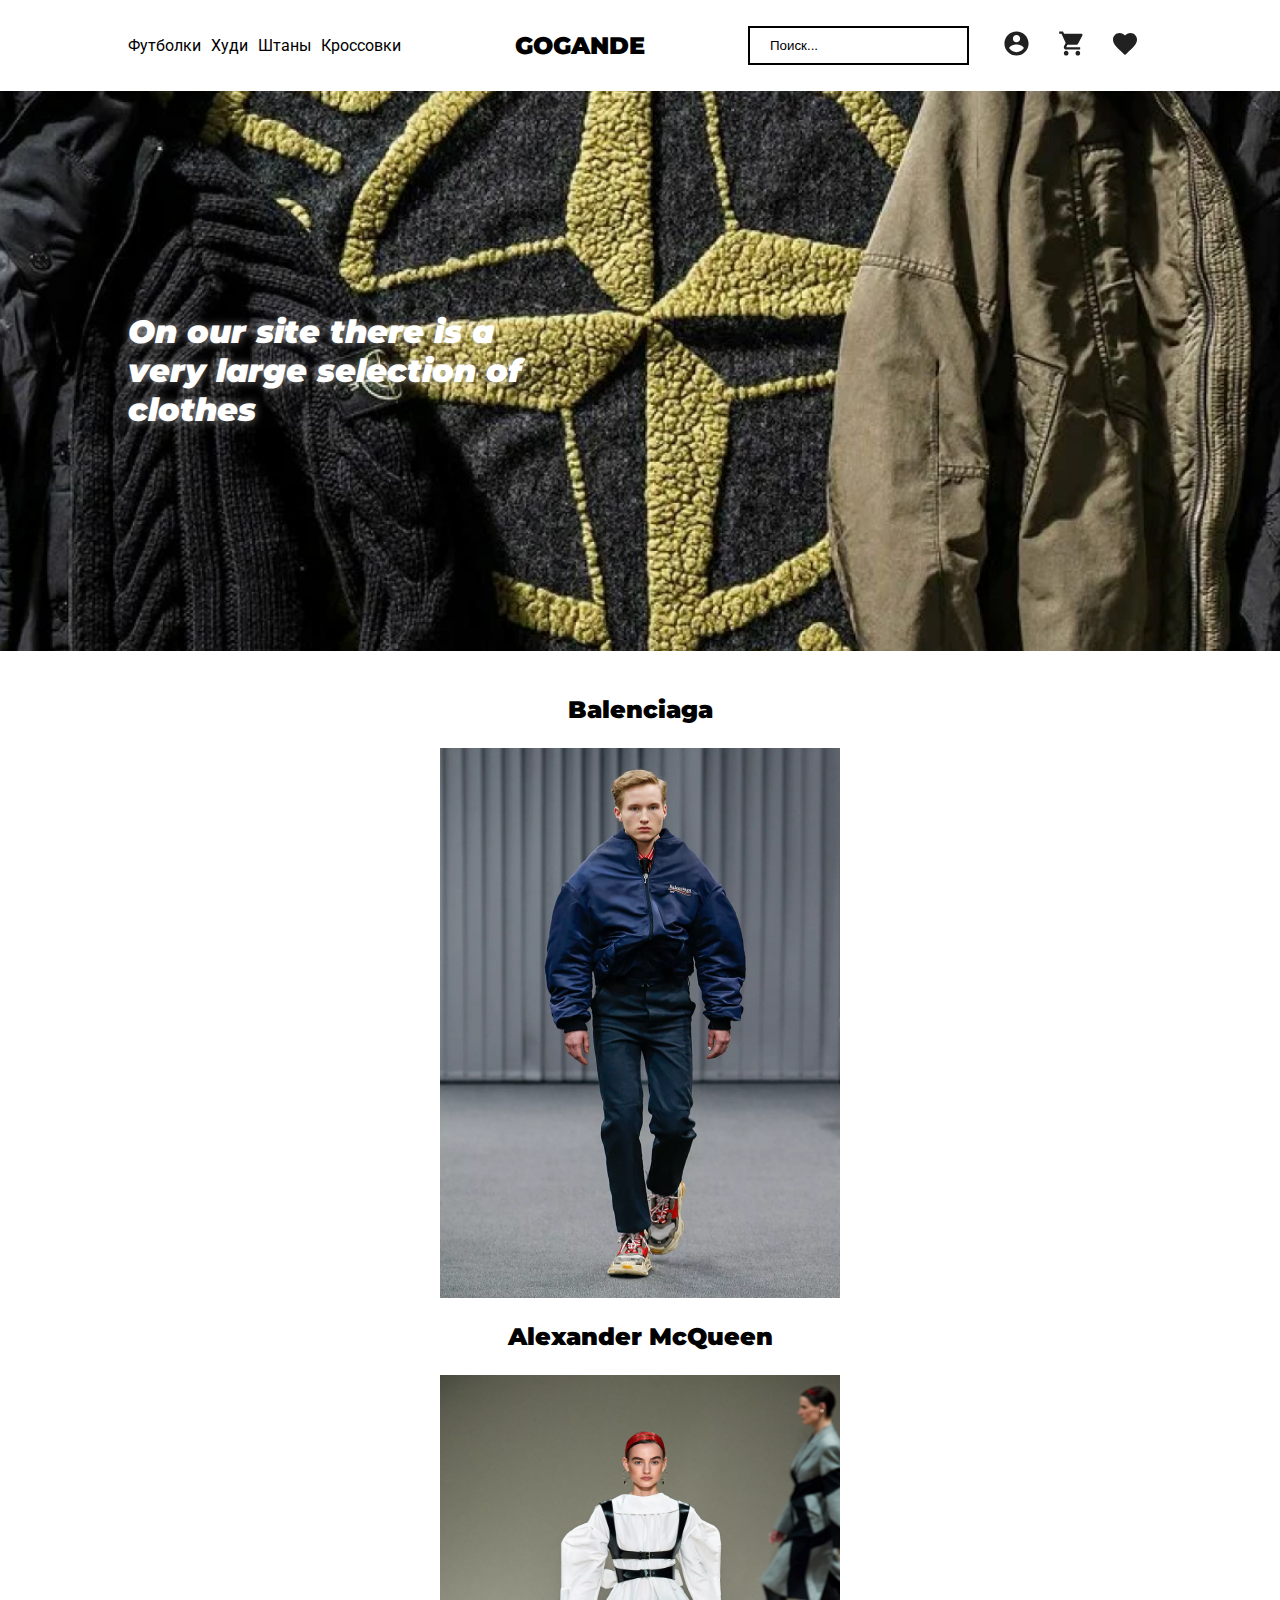
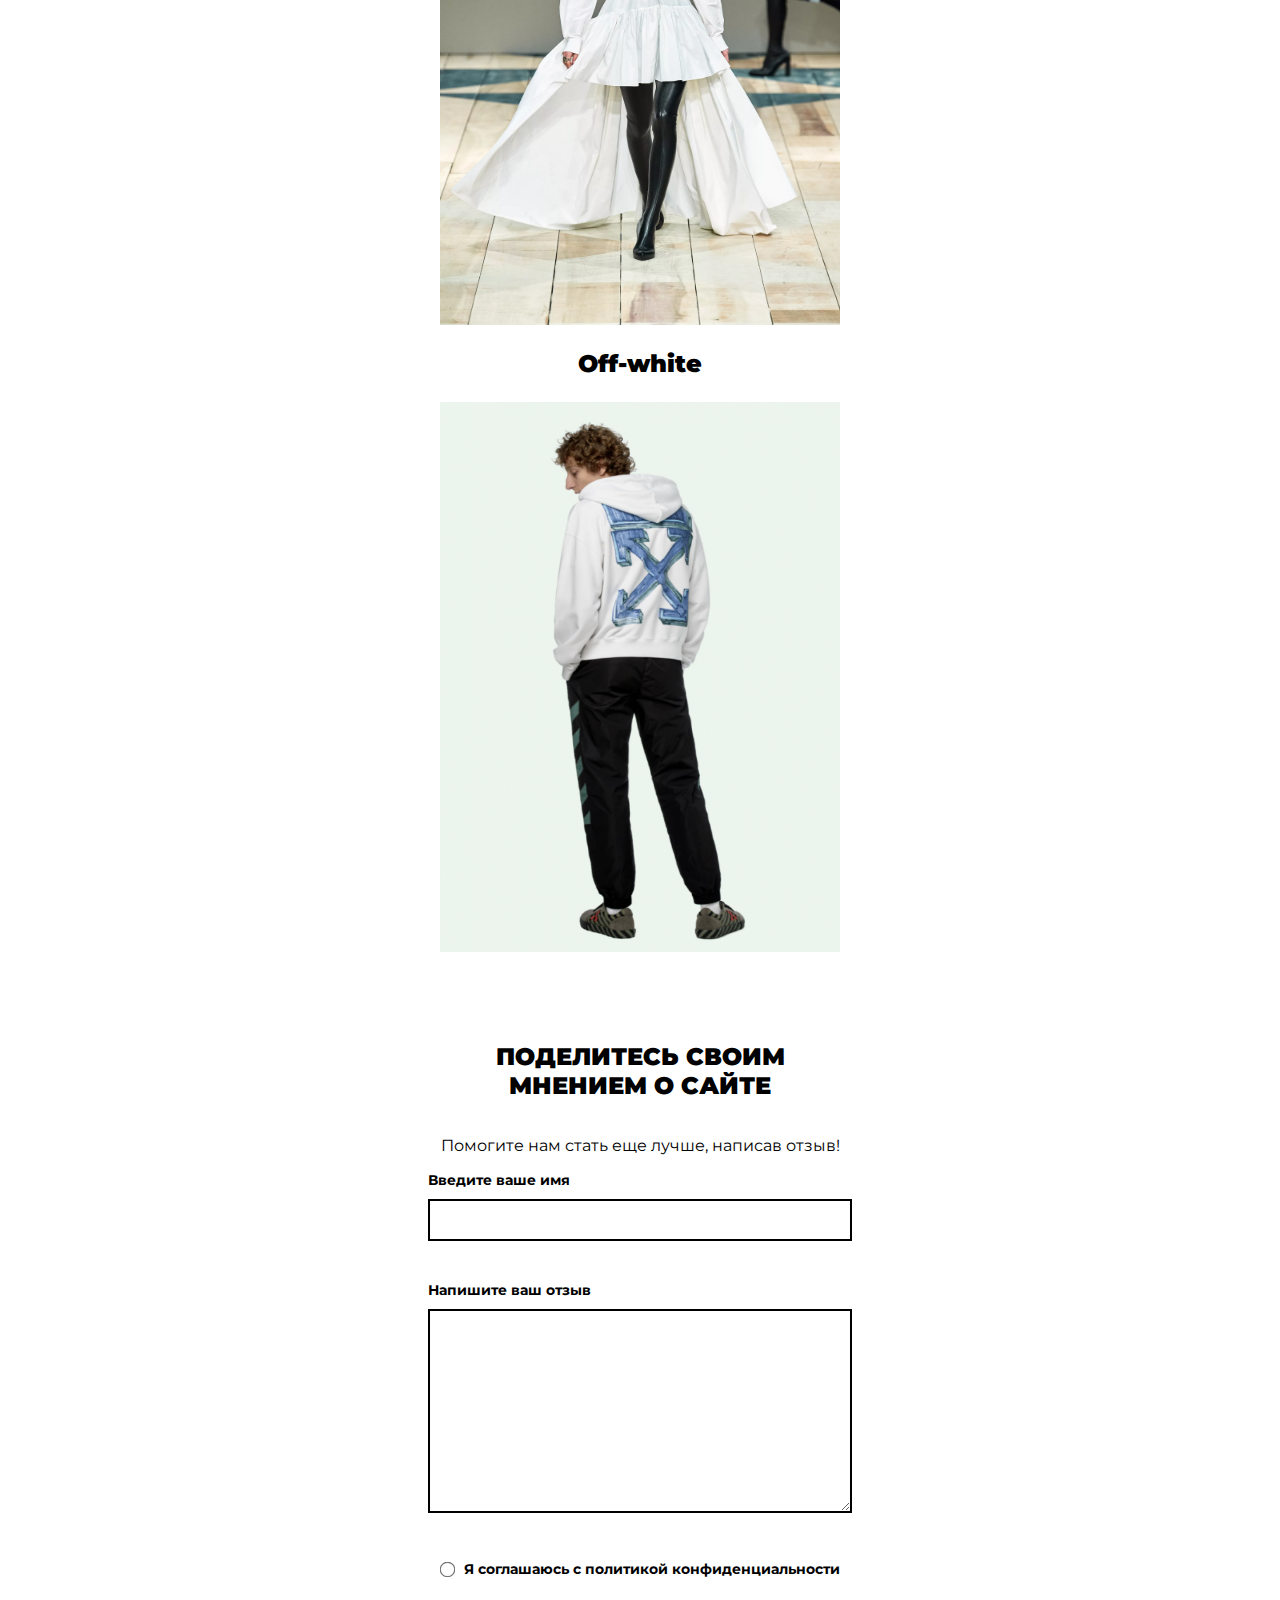
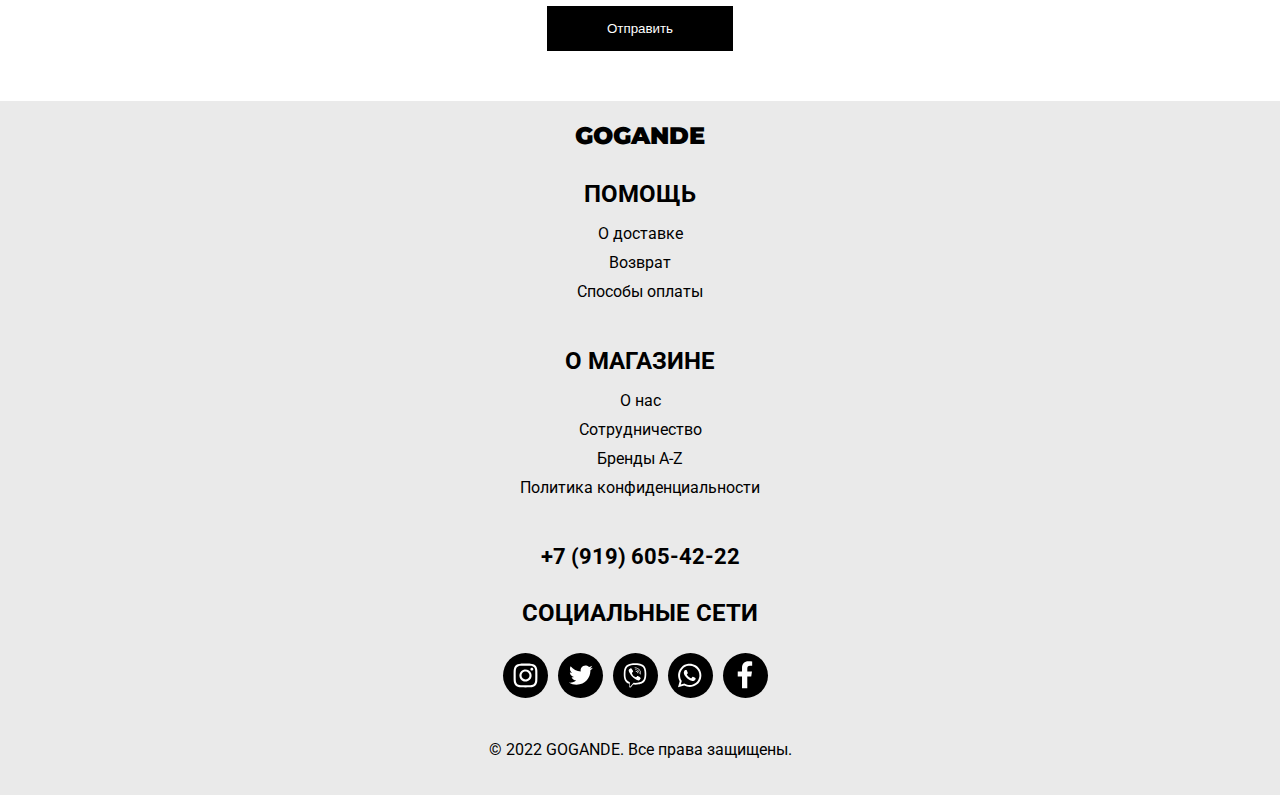
<file: index.html>
<!DOCTYPE html>
<html lang="en">

<head>
    <meta charset="UTF-8">
    <meta http-equiv="X-UA-Compatible" content="IE=edge">
    <meta name="viewport" content="width=device-width, initial-scale=1.0">
    <title>GoGande</title>
    <link rel="stylesheet" href="css/style.css">
</head>

<body>
    <header class="header">
        <div class="container">
            <div class="headerInner">
                <nav class="nav">
                    <ul class="list">
                        <li class="elem"><a href="catalog/t-shirts/t-shirt_1.html" class="link">Футболки</a></li>
                        <li class="elem"><a href="catalog/hudi/hudi_1.html" class="link">Худи</a></li>
                        <li class="elem"><a href="catalog/pantalons/pantalon_1.html" class="link">Штаны</a></li>
                        <li class="elem"><a href="catalog/shoes/shoes_1.html" class="link">Кроссовки</a></li>
                    </ul>
                </nav>
                <a href="index.html" class="logo">GOGANDE</a>
                <div class="actions">
                    <input type="text" class="search" placeholder="Поиск...">
                    <a href="" class="action"><img src="images/profile.svg" alt="profile" class="action__img"></a>
                    <a href="" class="action"><img src="images/cart.svg" alt="cart" class="action__img"></a>
                    <a href="" class="action"><img src="images/favorite.svg" alt="favorite" class="action__img"></a>
                </div>
            </div>
        </div>
    </header>
    <main class="main">
        <div class="container">
            <div class="mainInner">
                <h1 class="main__text">On our site there is a <br> very large selection of <br> clothes</h1>
            </div>
        </div>
    </main>
    <section class="sections">
        <div class="container">
            <div class="sectionsInner">
                <a class="section" href="catalog/balenciaga/balenciaga_1.html">
                    <h3 class="section__heading">Balenciaga</h3>
                    <img src="images/balenciaga.webp" alt="stone-island" class="section__img">
                </a>
                <a class="section" href="catalog/alexander/alexander_1.html">
                    <h3 class="section__heading">Alexander McQueen</h3>
                    <img src="images/alexander.webp" alt="north-face" class="section__img">
                </a>
                <a class="section" href="catalog/off-white/off-white_1.html">
                    <h3 class="section__heading">Off-white</h2>
                        <img src="images/off-white.jpg" alt="off-white" class="section__img">
                </a>
            </div>
        </div>
    </section>
    <section class="review">
        <div class="container">
            <div class="reviewInner">
                <h2 class="review__heading">ПОДЕЛИТЕСЬ СВОИМ <br> МНЕНИЕМ О САЙТЕ</h2>
                <p class="review__text">Помогите нам стать еще лучше, написав отзыв!</p>
                <form class="review_form form" action="server/message.php" method="post">
                    <label class="form__label">
                        Введите ваше имя
                        <input type="text" name="name" required>
                    </label>
                    <label class="form__label">
                        Напишите ваш отзыв
                        <textarea name="message" rows="10" maxlength="300" required></textarea>
                    </label>
                    <div class="form__radio">
                        <input type="radio" class="form__input" id="radio" required>
                        <label for="radio">Я соглашаюсь с политикой конфиденциальности</label>
                    </div>
                    <input class="news3" type="submit" value="Отправить">
                </form>
            </div>
        </div>
    </section>
    <footer class="footer">
        <div class="container">
            <div class="footerInner">
                <div class="footer__help-block help-block">
                    <h2 class="help-block__heading">ПОМОЩЬ</h2>
                    <ul class="footer__help help">
                        <li class="help__elem"><a href="" class="help__link">О доставке</a></li>
                        <li class="help__elem"><a href="" class="help__link">Возврат</a></li>
                        <li class="help__elem"><a href="" class="help__link">Способы оплаты</a></li>
                    </ul>
                </div>
                <div class="footer__about-block about-block">
                    <h2 class="about-block__heading">О МАГАЗИНЕ</h2>
                    <ul class="footer__about about">
                        <li class="about__elem"><a href="" class="about__link">О нас</a></li>
                        <li class="about__elem"><a href="" class="about__link">Сотрудничество</a></li>
                        <li class="about__elem"><a href="" class="about__link">Бренды A-Z</a></li>
                        <li class="about__elem"><a href="privacy/privacy.html" class="about__link">Политика
                                конфиденциальности</a></li>
                    </ul>
                </div>
                <a href="" class="logo">GOGANDE</a>
                <div class="footer__actions">
                    <a href="#" class="footer__phone">+7 (919) 605-42-22</a>
                </div>
                <div class="footer__social-block">
                    <h2 class="footer__social-heading">СОЦИАЛЬНЫЕ СЕТИ</h2>
                    <ul class="footer__social">
                        <li class="social__elem"><a href="https://www.instagram.com/offwiter_/" class="social__link"><img src="images/inst.svg"
                                    alt="instagram" class="social__icon"></a></li>
                        <li class="social__elem"><a href="" class="social__link"><img src="images/twitter.svg"
                                    alt="twitter" class="social__icon"></a></li>
                        <li class="social__elem"><a href="" class="social__link"><img src="images/viber.svg" alt="viber"
                                    class="social__icon"></a></li>
                        <li class="social__elem"><a href="" class="social__link"><img src="images/whatsapp.svg"
                                    alt="whatsapp" class="social__icon"></a></li>
                        <li class="social__elem"><a href="" class="social__link"><img src="images/facebook.svg"
                                    alt="facebook" class="social__icon"></a></li>
                    </ul>
                </div>
            </div>
            <p class="copyright">© 2022 GOGANDE. Все права защищены.</p>
        </div>
    </footer>
</body>
</html>
</file>
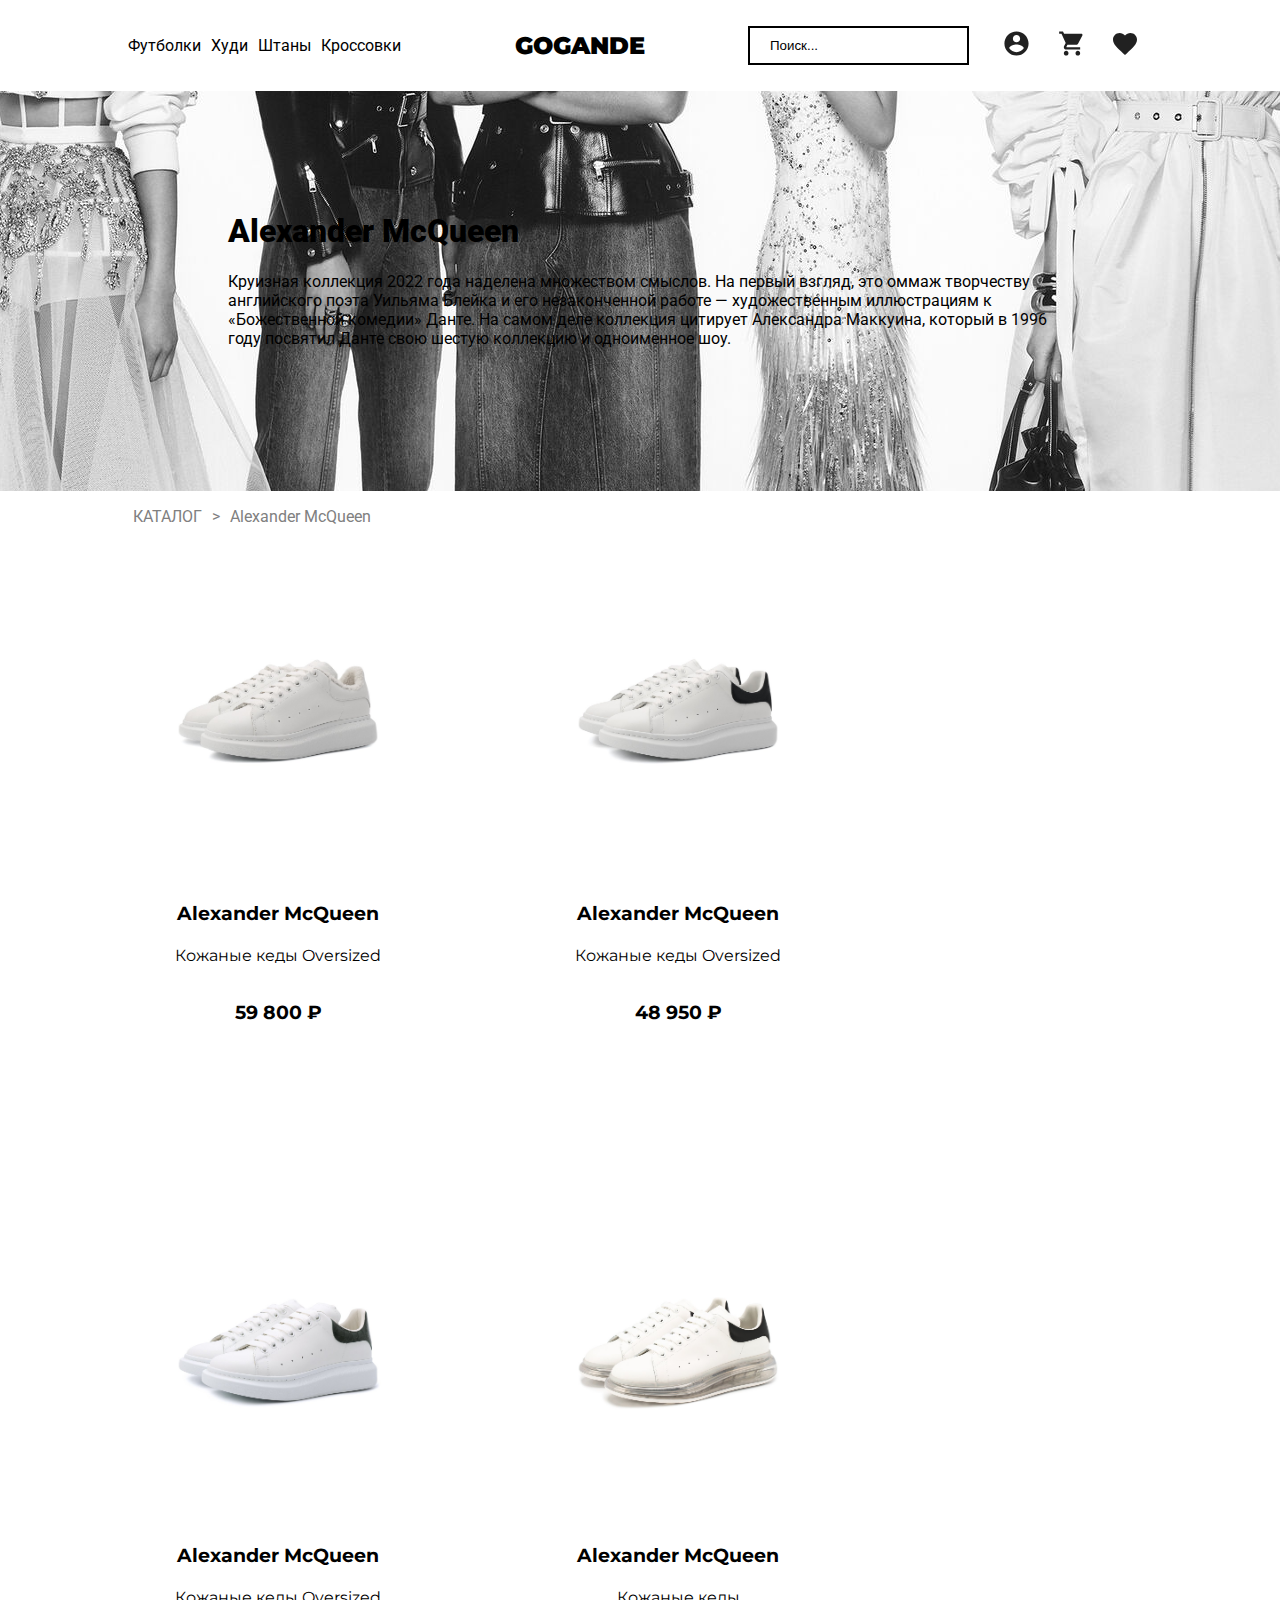
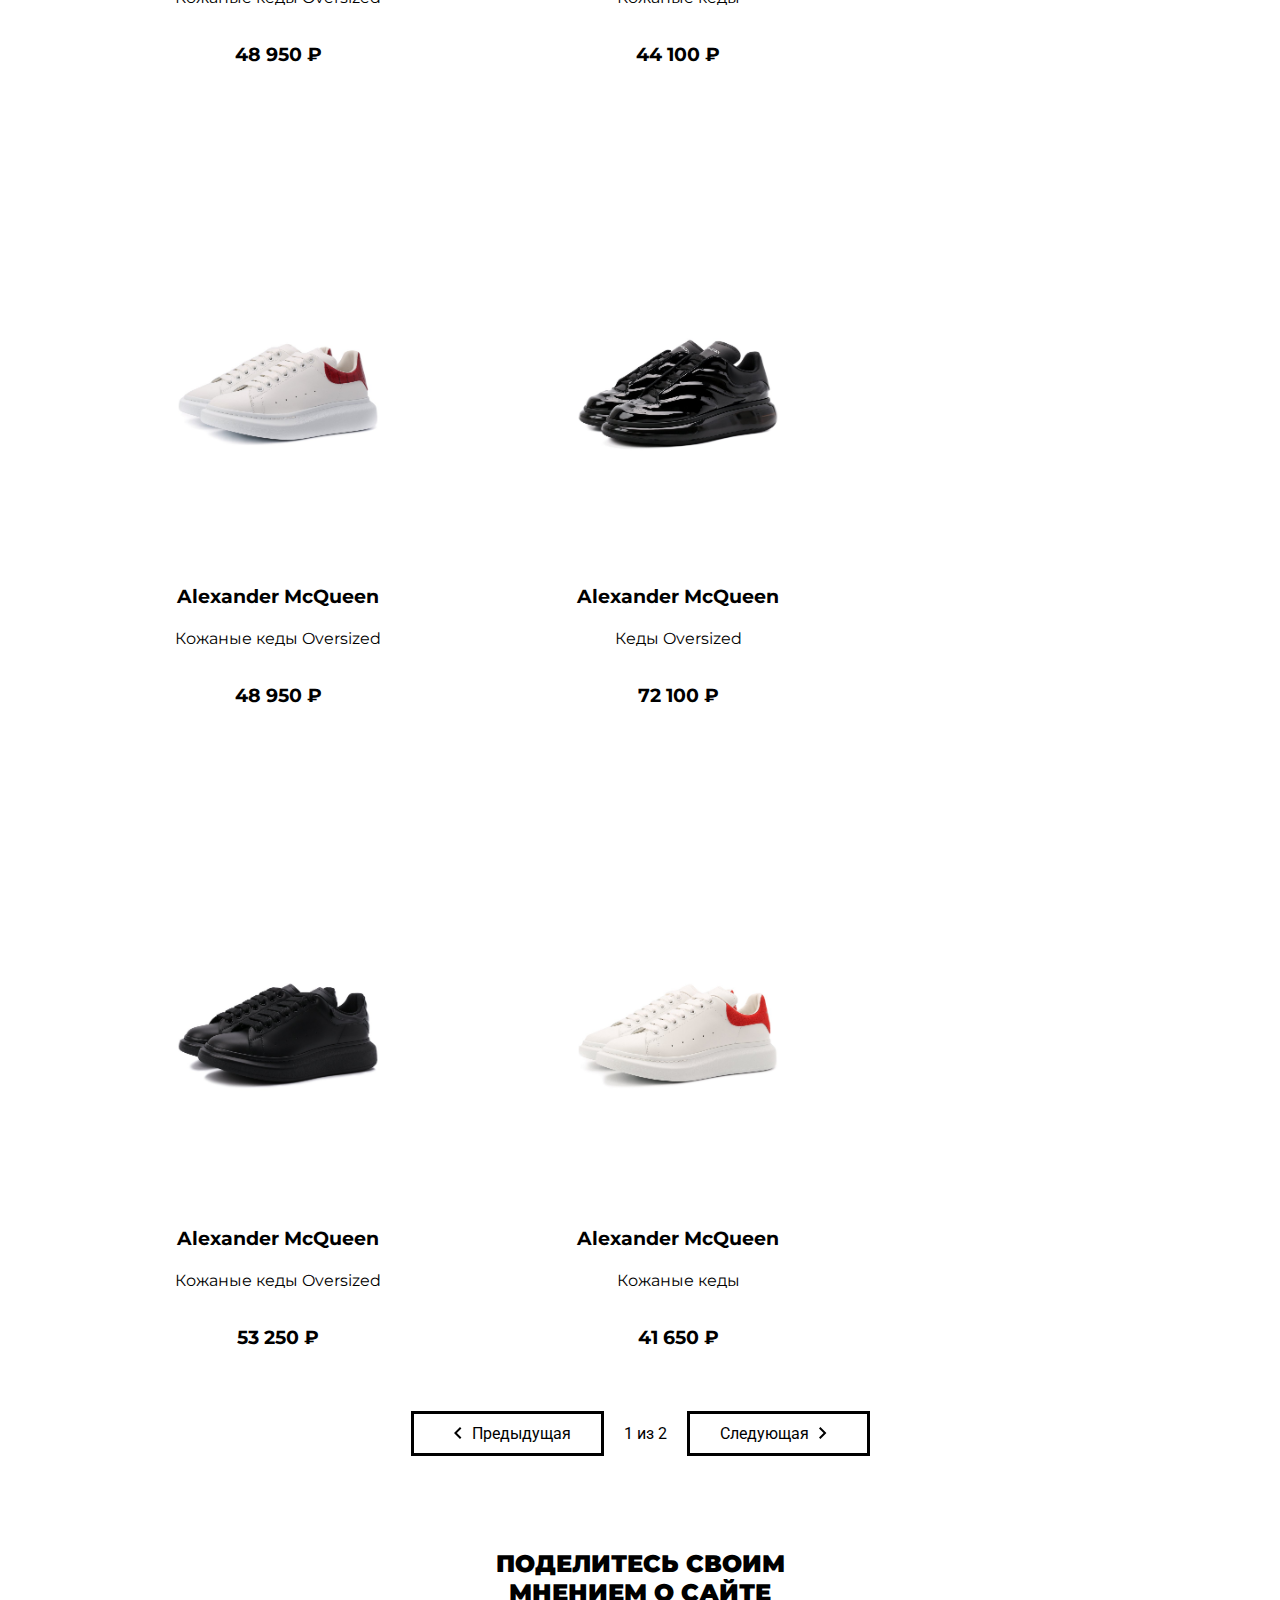
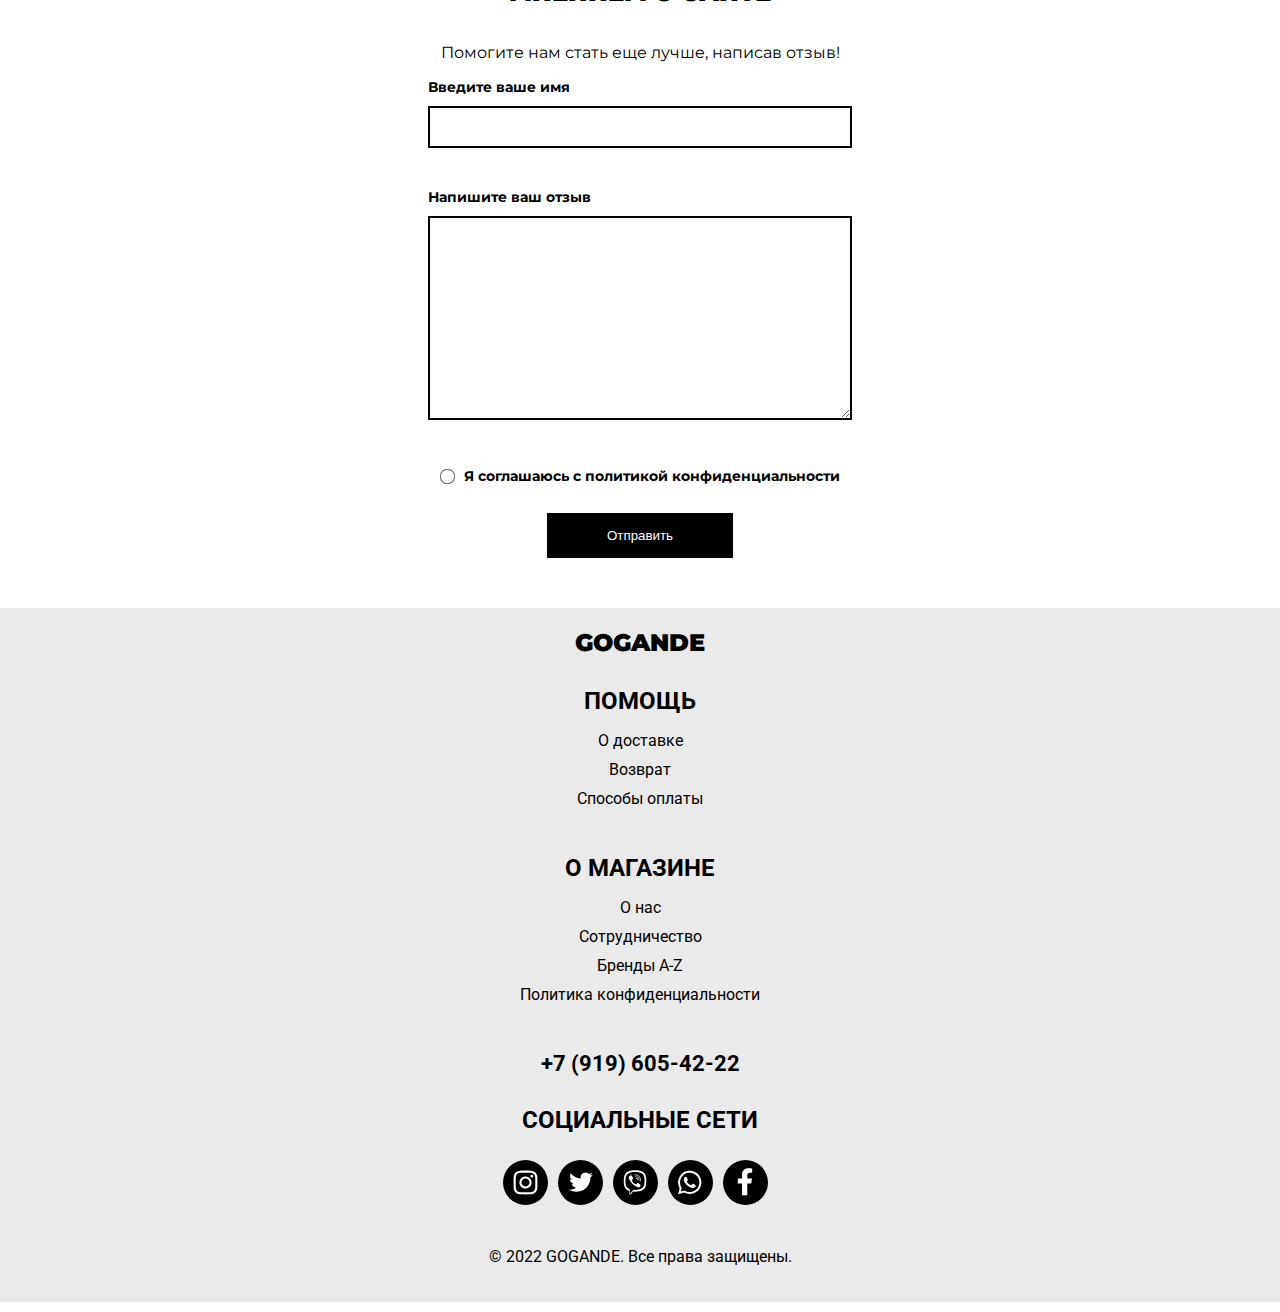
<file: catalog/alexander/alexander_1.html>
<!DOCTYPE html>
<html lang="en">

<head>
    <meta charset="UTF-8">
    <meta http-equiv="X-UA-Compatible" content="IE=edge">
    <meta name="viewport" content="width=device-width, initial-scale=1.0">
    <title>GoGande</title>
    <link rel="stylesheet" href="css/alexander.css">
</head>

<body>
    <header class="header">
        <div class="container">
            <div class="headerInner">
                <nav class="nav">
                    <ul class="list">
                        <li class="elem"><a href="../t-shirts/t-shirt_1.html" class="link">Футболки</a></li>
                        <li class="elem"><a href="../hudi/hudi_1.html" class="link">Худи</a></li>
                        <li class="elem"><a href="../pantalons/pantalon_1.html" class="link">Штаны</a></li>
                        <li class="elem"><a href="../shoes/shoes_1.html" class="link">Кроссовки</a></li>
                    </ul>
                </nav>
                <a href="../../index.html" class="logo">GOGANDE</a>
                <div class="actions">
                    <input type="text" class="search" placeholder="Поиск...">
                    <a href="" class="action"><img src="../../images/profile.svg" alt="profile" class="action__img"></a>
                    <a href="" class="action"><img src="../../images/cart.svg" alt="cart" class="action__img"></a>
                    <a href="" class="action"><img src="../../images/favorite.svg" alt="favorite"
                            class="action__img"></a>
                </div>
            </div>
        </div>
    </header>
    <main class="off-white-header">
        <div class="container">
            <section class="off-white-inner">
                <h1 class="off-white__heading">Alexander McQueen</h1>
                <p class="off-white__text">Круизная коллекция 2022 года наделена множеством смыслов.
                    На первый взгляд, это оммаж творчеству английского поэта Уильяма Блейка и его
                    незаконченной работе — художественным иллюстрациям к «Божественной комедии» Данте. На самом деле
                    коллекция цитирует
                    Александра Маккуина, который в 1996 году посвятил Данте свою шестую коллекцию и одноименное шоу.</p>
            </section>
        </div>
    </main>
    <section class="catalog">
        <div class="container">
            <ul class="bread">
                <a href="">КАТАЛОГ</a>
                <p>></p>
                <a href="">Alexander McQueen</a>
            </ul>
            <div class="catalogInner">
                <a href="https://wa.me/79196054222?text=Здравствуйте%2C+меня+заинтересовал+товар+под+номером+1+Alexander McQueen"
                    class="card">
                    <img src="../alexander/images/1.jpg" alt="off-white-elem" class="card__img">
                    <h2 class="card__heading"> Alexander McQueen</h2>
                    <p class="card__text">Кожаные кеды Oversized</p>
                    <p class="card__price">59 800 ₽</p>
                </a>
                <a href="https://wa.me/79196054222?text=Здравствуйте%2C+меня+заинтересовал+товар+под+номером+2+Alexander McQueen"
                    class="card">
                    <img src="images/2.jpg" alt="off-white-elem" class="card__img">
                    <h2 class="card__heading"> Alexander McQueen</h2>
                    <p class="card__text">Кожаные кеды Oversized</p>
                    <p class="card__price">48 950 ₽</p>
                </a>
                <a href="https://wa.me/79196054222?text=Здравствуйте%2C+меня+заинтересовал+товар+под+номером+3+Alexander McQueen"
                    class="card">
                    <img src="images/3.jpg" alt="off-white-elem" class="card__img">
                    <h2 class="card__heading"> Alexander McQueen</h2>
                    <p class="card__text">Кожаные кеды Oversized</p>
                    <p class="card__price">48 950 ₽</p>
                </a>
                <a href="https://wa.me/79196054222?text=Здравствуйте%2C+меня+заинтересовал+товар+под+номером+4+Alexander McQueen"
                    class="card">
                    <img src="images/4.jpg" alt="off-white-elem" class="card__img">
                    <h2 class="card__heading"> Alexander McQueen</h2>
                    <p class="card__text">Кожаные кеды</p>
                    <p class="card__price">44 100 ₽</p>
                </a>
                <a href="https://wa.me/79196054222?text=Здравствуйте%2C+меня+заинтересовал+товар+под+номером+5+Alexander McQueen"
                    class="card">
                    <img src="images/5.jpg" alt="off-white-elem" class="card__img">
                    <h2 class="card__heading"> Alexander McQueen</h2>
                    <p class="card__text">Кожаные кеды Oversized</p>
                    <p class="card__price">48 950 ₽</p>
                </a>
                <a href="https://wa.me/79196054222?text=Здравствуйте%2C+меня+заинтересовал+товар+под+номером+6+Alexander McQueen" class="card">
                    <img src="images/6.jpg" alt="off-white-elem" class="card__img">
                    <h2 class="card__heading"> Alexander McQueen</h2>
                    <p class="card__text">Кеды Oversized</p>
                    <p class="card__price">72 100 ₽</p>
                </a>
                <a href="https://wa.me/79196054222?text=Здравствуйте%2C+меня+заинтересовал+товар+под+номером+7+Alexander McQueen" class="card">
                    <img src="images/7.jpg" alt="off-white-elem" class="card__img">
                    <h2 class="card__heading"> Alexander McQueen</h2>
                    <p class="card__text">Кожаные кеды Oversized</p>
                    <p class="card__price">53 250 ₽</p>
                </a>
                <a href="https://wa.me/79196054222?text=Здравствуйте%2C+меня+заинтересовал+товар+под+номером+8+Alexander McQueen" class="card">
                    <img src="images/8.jpg" alt="off-white-elem" class="card__img">
                    <h2 class="card__heading"> Alexander McQueen</h2>
                    <p class="card__text">Кожаные кеды</p>
                    <p class="card__price">41 650 ₽</p>
                </a>
            </div>
            <div class="carousel">
                <a href="alexander_1.html" class="carousel__left"><img src="../../images/left.svg"> Предыдущая</a>
                <p><span>1</span> из <span>2</span></p>
                <a href="alexander_2.html" class="carousel__right">Следующая <img src="../../images/right.svg"></a>
            </div>
        </div>
    </section>
    <section class="review">
        <div class="container">
            <div class="reviewInner">
                <h2 class="review__heading">ПОДЕЛИТЕСЬ СВОИМ <br> МНЕНИЕМ О САЙТЕ</h2>
                <p class="review__text">Помогите нам стать еще лучше, написав отзыв!</p>
                <form class="review_form form" action="../../server/message.php" method="post">
                    <label class="form__label">
                        Введите ваше имя
                        <input type="text" name="name" required>
                    </label>
                    <label class="form__label">
                        Напишите ваш отзыв
                        <textarea name="message" rows="10" maxlength="300" required></textarea>
                    </label>
                    <div class="form__radio">
                        <input type="radio" class="form__input" id="radio" required>
                        <label for="radio">Я соглашаюсь с политикой конфиденциальности</label>
                    </div>
                    <input class="news3" type="submit" value="Отправить">
                </form>
            </div>
        </div>
    </section>
    <footer class="footer">
        <div class="container">
            <div class="footerInner">
                <div class="footer__help-block help-block">
                    <h2 class="help-block__heading">ПОМОЩЬ</h2>
                    <ul class="footer__help help">
                        <li class="help__elem"><a href="" class="help__link">О доставке</a></li>
                        <li class="help__elem"><a href="" class="help__link">Возврат</a></li>
                        <li class="help__elem"><a href="" class="help__link">Способы оплаты</a></li>
                    </ul>
                </div>
                <div class="footer__about-block about-block">
                    <h2 class="about-block__heading">О МАГАЗИНЕ</h2>
                    <ul class="footer__about about">
                        <li class="about__elem"><a href="" class="about__link">О нас</a></li>
                        <li class="about__elem"><a href="" class="about__link">Сотрудничество</a></li>
                        <li class="about__elem"><a href="" class="about__link">Бренды A-Z</a></li>
                        <li class="about__elem"><a href="../../privacy/privacy.html" class="about__link">Политика конфиденциальности</a></li>
                    </ul>
                </div>
                <a href="/" class="logo">GOGANDE</a>
                <div class="footer__actions">
                    <a href="#" class="footer__phone">+7 (919) 605-42-22</a>
                </div>
                <div class="footer__social-block">
                    <h2 class="footer__social-heading">СОЦИАЛЬНЫЕ СЕТИ</h2>
                    <ul class="footer__social">
                        <li class="social__elem"><a href="https://www.instagram.com/offwiter_/" class="social__link"><img src="../../images/inst.svg"
                                    alt="instagram" class="social__icon"></a></li>
                        <li class="social__elem"><a href="" class="social__link"><img src="../../images/twitter.svg"
                                    alt="twitter" class="social__icon"></a></li>
                        <li class="social__elem"><a href="" class="social__link"><img src="../../images/viber.svg"
                                    alt="viber" class="social__icon"></a></li>
                        <li class="social__elem"><a href="" class="social__link"><img src="../../images/whatsapp.svg"
                                    alt="whatsapp" class="social__icon"></a></li>
                        <li class="social__elem"><a href="" class="social__link"><img src="../../images/facebook.svg"
                                    alt="facebook" class="social__icon"></a></li>
                    </ul>
                </div>
            </div>
            <p class="copyright">© 2022 GOGANDE. Все права защищены.</p>
        </div>
    </footer>
</body>

</html>
</file>
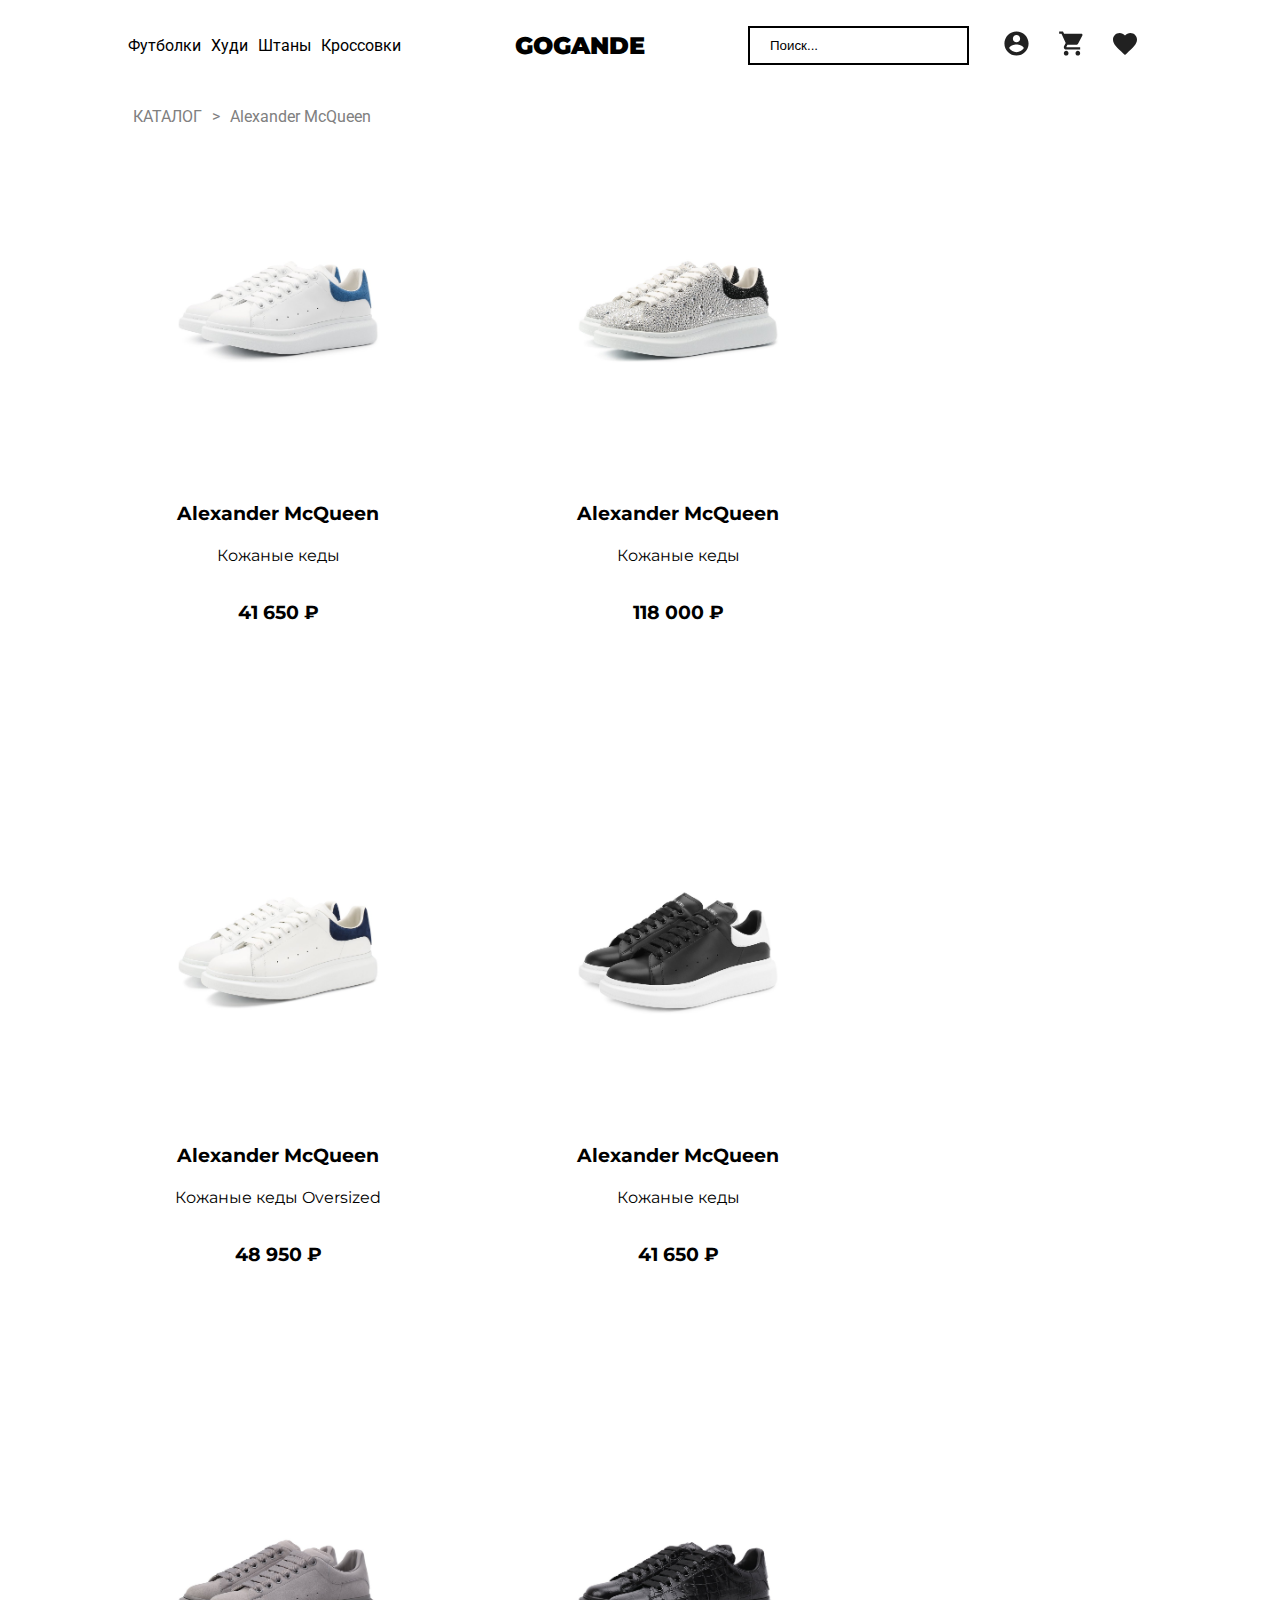
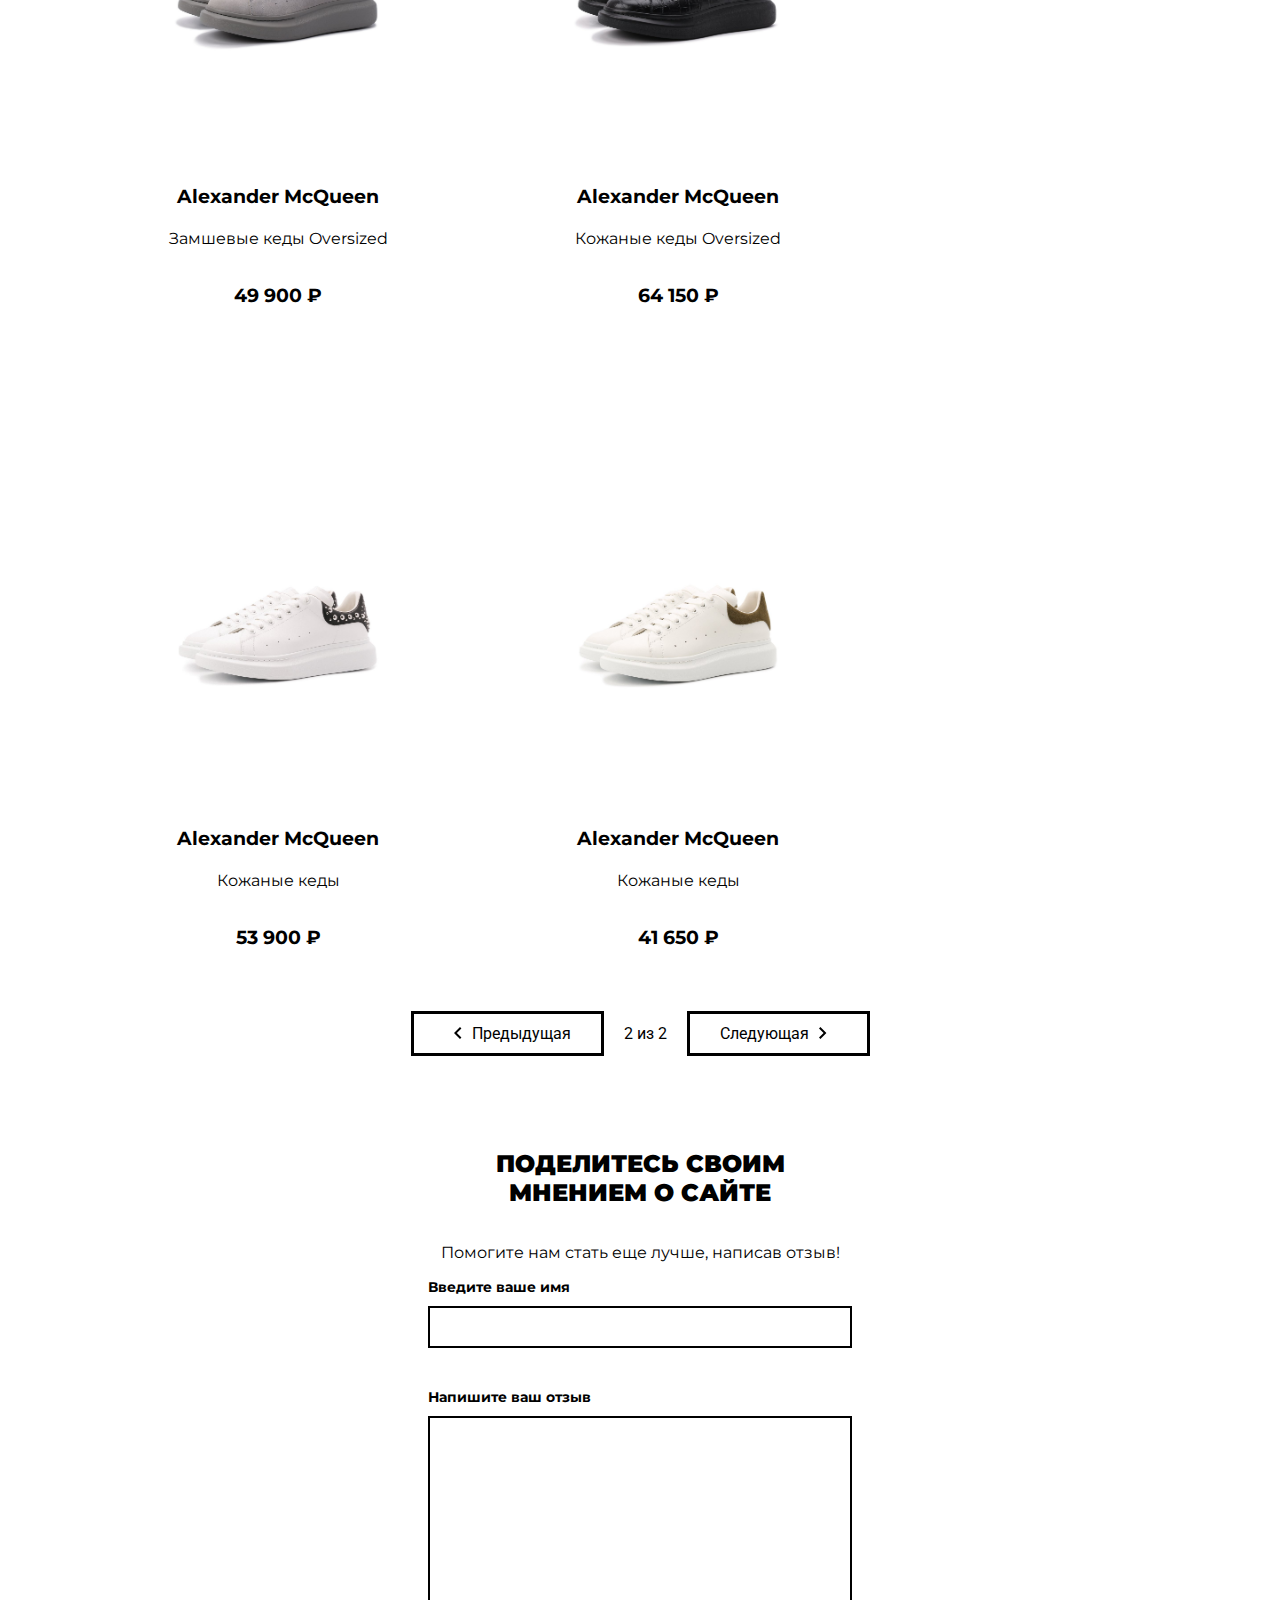
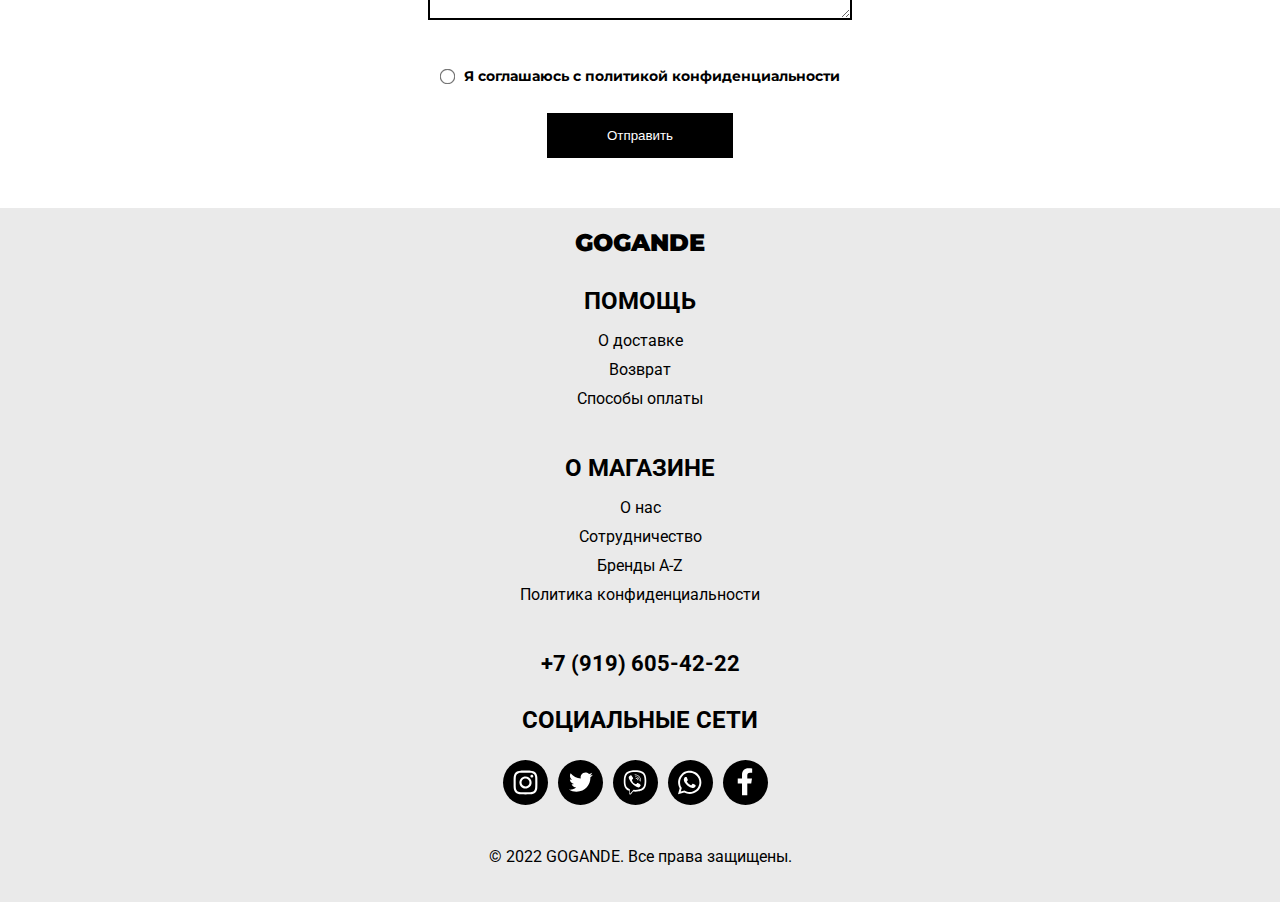
<file: catalog/alexander/alexander_2.html>
<!DOCTYPE html>
<html lang="en">

<head>
    <meta charset="UTF-8">
    <meta http-equiv="X-UA-Compatible" content="IE=edge">
    <meta name="viewport" content="width=device-width, initial-scale=1.0">
    <title>GoGande</title>
    <link rel="stylesheet" href="css/alexander.css">
</head>

<body>
    <header class="header">
        <div class="container">
            <div class="headerInner">
                <nav class="nav">
                    <ul class="list">
                        <li class="elem"><a href="../t-shirts/t-shirt_1.html" class="link">Футболки</a></li>
                        <li class="elem"><a href="../hudi/hudi_1.html" class="link">Худи</a></li>
                        <li class="elem"><a href="../pantalons/pantalon_1.html" class="link">Штаны</a></li>
                        <li class="elem"><a href="../shoes/shoes_1.html" class="link">Кроссовки</a></li>
                    </ul>
                </nav>
                <a href="../../index.html" class="logo">GOGANDE</a>
                <div class="actions">
                    <input type="text" class="search" placeholder="Поиск...">
                    <a href="" class="action"><img src="../../images/profile.svg" alt="profile" class="action__img"></a>
                    <a href="" class="action"><img src="../../images/cart.svg" alt="cart" class="action__img"></a>
                    <a href="" class="action"><img src="../../images/favorite.svg" alt="favorite"
                            class="action__img"></a>
                </div>
            </div>
        </div>
    </header>
    <section class="catalog">
        <div class="container">
            <ul class="bread">
                <a href="">КАТАЛОГ</a>
                <p>></p>
                <a href="">Alexander McQueen</a>
            </ul>
            <div class="catalogInner">
                <a href="https://wa.me/79196054222?text=Здравствуйте%2C+меня+заинтересовал+товар+под+номером+9+Alexander McQueen" class="card">
                    <img src="images/9.jpg" alt="off-white-elem" class="card__img">
                    <h2 class="card__heading"> Alexander McQueen</h2>
                    <p class="card__text">Кожаные кеды</p>
                    <p class="card__price">41 650 ₽</p>
                </a>
                <a href="https://wa.me/79196054222?text=Здравствуйте%2C+меня+заинтересовал+товар+под+номером+10+Alexander McQueen" class="card">
                    <img src="images/10.jpg" alt="off-white-elem" class="card__img">
                    <h2 class="card__heading"> Alexander McQueen</h2>
                    <p class="card__text">Кожаные кеды</p>
                    <p class="card__price">118 000 ₽</p>
                </a>
                <a href="https://wa.me/79196054222?text=Здравствуйте%2C+меня+заинтересовал+товар+под+номером+11+Alexander McQueen" class="card">
                    <img src="images/11.jpg" alt="off-white-elem" class="card__img">
                    <h2 class="card__heading"> Alexander McQueen</h2>
                    <p class="card__text">Кожаные кеды Oversized</p>
                    <p class="card__price">48 950 ₽</p>
                </a>
                <a href="https://wa.me/79196054222?text=Здравствуйте%2C+меня+заинтересовал+товар+под+номером+12+Alexander McQueen" class="card">
                    <img src="images/12.jpg" alt="off-white-elem" class="card__img">
                    <h2 class="card__heading"> Alexander McQueen</h2>
                    <p class="card__text">Кожаные кеды</p>
                    <p class="card__price">41 650 ₽</p>
                </a>
                <a href="https://wa.me/79196054222?text=Здравствуйте%2C+меня+заинтересовал+товар+под+номером+13+Alexander McQueen" class="card">
                    <img src="images/13.jpg" alt="off-white-elem" class="card__img">
                    <h2 class="card__heading"> Alexander McQueen</h2>
                    <p class="card__text">Замшевые кеды Oversized</p>
                    <p class="card__price">49 900 ₽</p>
                </a>
                <a href="https://wa.me/79196054222?text=Здравствуйте%2C+меня+заинтересовал+товар+под+номером+14+Alexander McQueen" class="card">
                    <img src="images/14.jpg" alt="off-white-elem" class="card__img">
                    <h2 class="card__heading"> Alexander McQueen</h2>
                    <p class="card__text">Кожаные кеды Oversized</p>
                    <p class="card__price">64 150 ₽</p>
                </a>
                <a href="https://wa.me/79196054222?text=Здравствуйте%2C+меня+заинтересовал+товар+под+номером+15+Alexander McQueen" class="card">
                    <img src="images/15.jpg" alt="off-white-elem" class="card__img">
                    <h2 class="card__heading"> Alexander McQueen</h2>
                    <p class="card__text">Кожаные кеды</p>
                    <p class="card__price">53 900 ₽</p>
                </a>
                <a href="https://wa.me/79196054222?text=Здравствуйте%2C+меня+заинтересовал+товар+под+номером+16+Alexander McQueen" class="card">
                    <img src="images/16.jpg" alt="off-white-elem" class="card__img">
                    <h2 class="card__heading"> Alexander McQueen</h2>
                    <p class="card__text">Кожаные кеды</p>
                    <p class="card__price">41 650 ₽</p>
                </a>
            </div>
            <div class="carousel">
                <a href="alexander_1.html" class="carousel__left"><img src="../../images/left.svg"> Предыдущая</a>
                <p><span>2</span> из <span>2</span></p>
                <a href="alexander_2.html" class="carousel__right">Следующая <img src="../../images/right.svg"></a>
            </div>
        </div>
    </section>
    <section class="review">
        <div class="container">
            <div class="reviewInner">
                <h2 class="review__heading">ПОДЕЛИТЕСЬ СВОИМ <br> МНЕНИЕМ О САЙТЕ</h2>
                <p class="review__text">Помогите нам стать еще лучше, написав отзыв!</p>
                <form class="review_form form" action="../../server/message.php" method="post">
                    <label class="form__label">
                        Введите ваше имя
                        <input type="text" name="name" required>
                    </label>
                    <label class="form__label">
                        Напишите ваш отзыв
                        <textarea name="message" rows="10" maxlength="300" required></textarea>
                    </label>
                    <div class="form__radio">
                        <input type="radio" class="form__input" id="radio" required>
                        <label for="radio">Я соглашаюсь с политикой конфиденциальности</label>
                    </div>
                    <input class="news3" type="submit" value="Отправить">
                </form>
            </div>
        </div>
    </section>
    <footer class="footer">
        <div class="container">
            <div class="footerInner">
                <div class="footer__help-block help-block">
                    <h2 class="help-block__heading">ПОМОЩЬ</h2>
                    <ul class="footer__help help">
                        <li class="help__elem"><a href="" class="help__link">О доставке</a></li>
                        <li class="help__elem"><a href="" class="help__link">Возврат</a></li>
                        <li class="help__elem"><a href="" class="help__link">Способы оплаты</a></li>
                    </ul>
                </div>
                <div class="footer__about-block about-block">
                    <h2 class="about-block__heading">О МАГАЗИНЕ</h2>
                    <ul class="footer__about about">
                        <li class="about__elem"><a href="" class="about__link">О нас</a></li>
                        <li class="about__elem"><a href="" class="about__link">Сотрудничество</a></li>
                        <li class="about__elem"><a href="" class="about__link">Бренды A-Z</a></li>
                        <li class="about__elem"><a href="../../privacy/privacy.html" class="about__link">Политика
                                конфиденциальности</a></li>
                    </ul>
                </div>
                <a href="/" class="logo">GOGANDE</a>
                <div class="footer__actions">
                    <a href="#" class="footer__phone">+7 (919) 605-42-22</a>
                </div>
                <div class="footer__social-block">
                    <h2 class="footer__social-heading">СОЦИАЛЬНЫЕ СЕТИ</h2>
                    <ul class="footer__social">
                        <li class="social__elem"><a href="https://www.instagram.com/offwiter_/" class="social__link"><img src="../../images/inst.svg"
                                    alt="instagram" class="social__icon"></a></li>
                        <li class="social__elem"><a href="" class="social__link"><img src="../../images/twitter.svg"
                                    alt="twitter" class="social__icon"></a></li>
                        <li class="social__elem"><a href="" class="social__link"><img src="../../images/viber.svg"
                                    alt="viber" class="social__icon"></a></li>
                        <li class="social__elem"><a href="" class="social__link"><img src="../../images/whatsapp.svg"
                                    alt="whatsapp" class="social__icon"></a></li>
                        <li class="social__elem"><a href="" class="social__link"><img src="../../images/facebook.svg"
                                    alt="facebook" class="social__icon"></a></li>
                    </ul>
                </div>
            </div>
            <p class="copyright">© 2022 GOGANDE. Все права защищены.</p>
        </div>
    </footer>
</body>

</html>
</file>
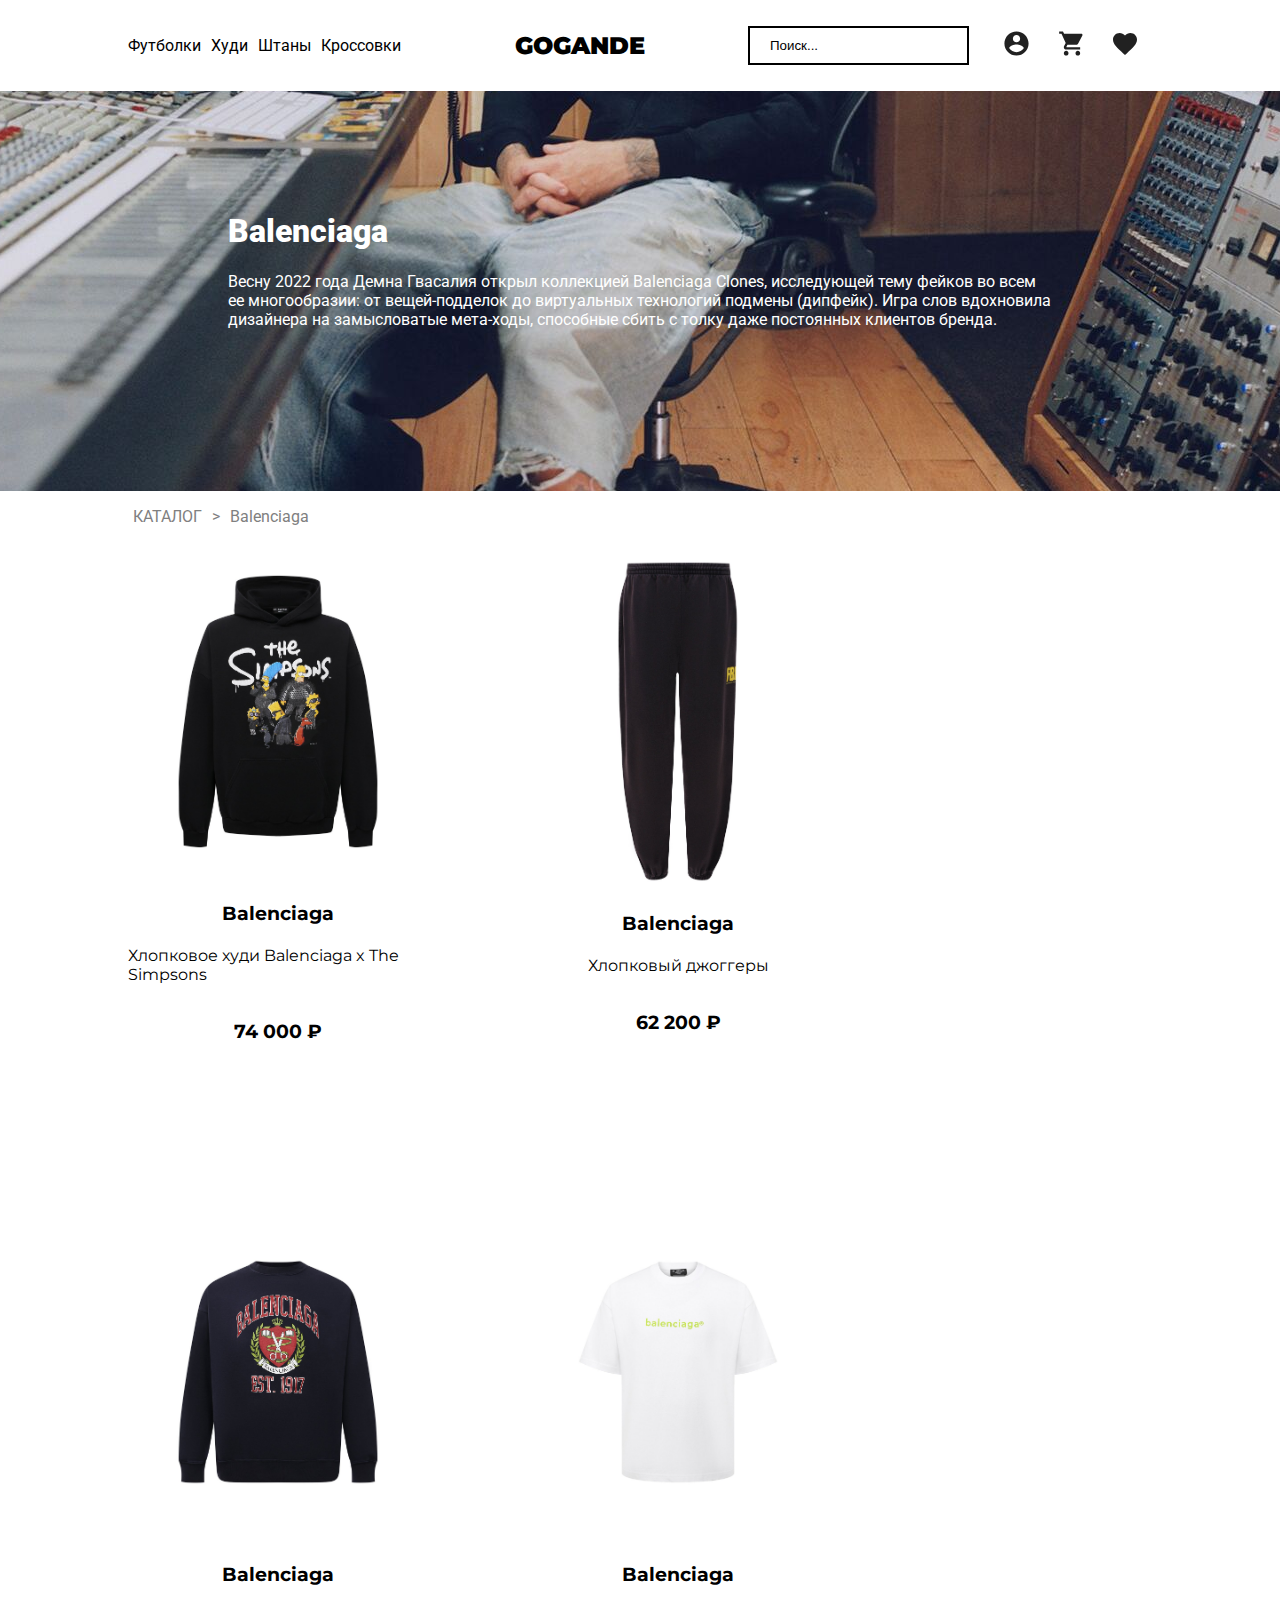
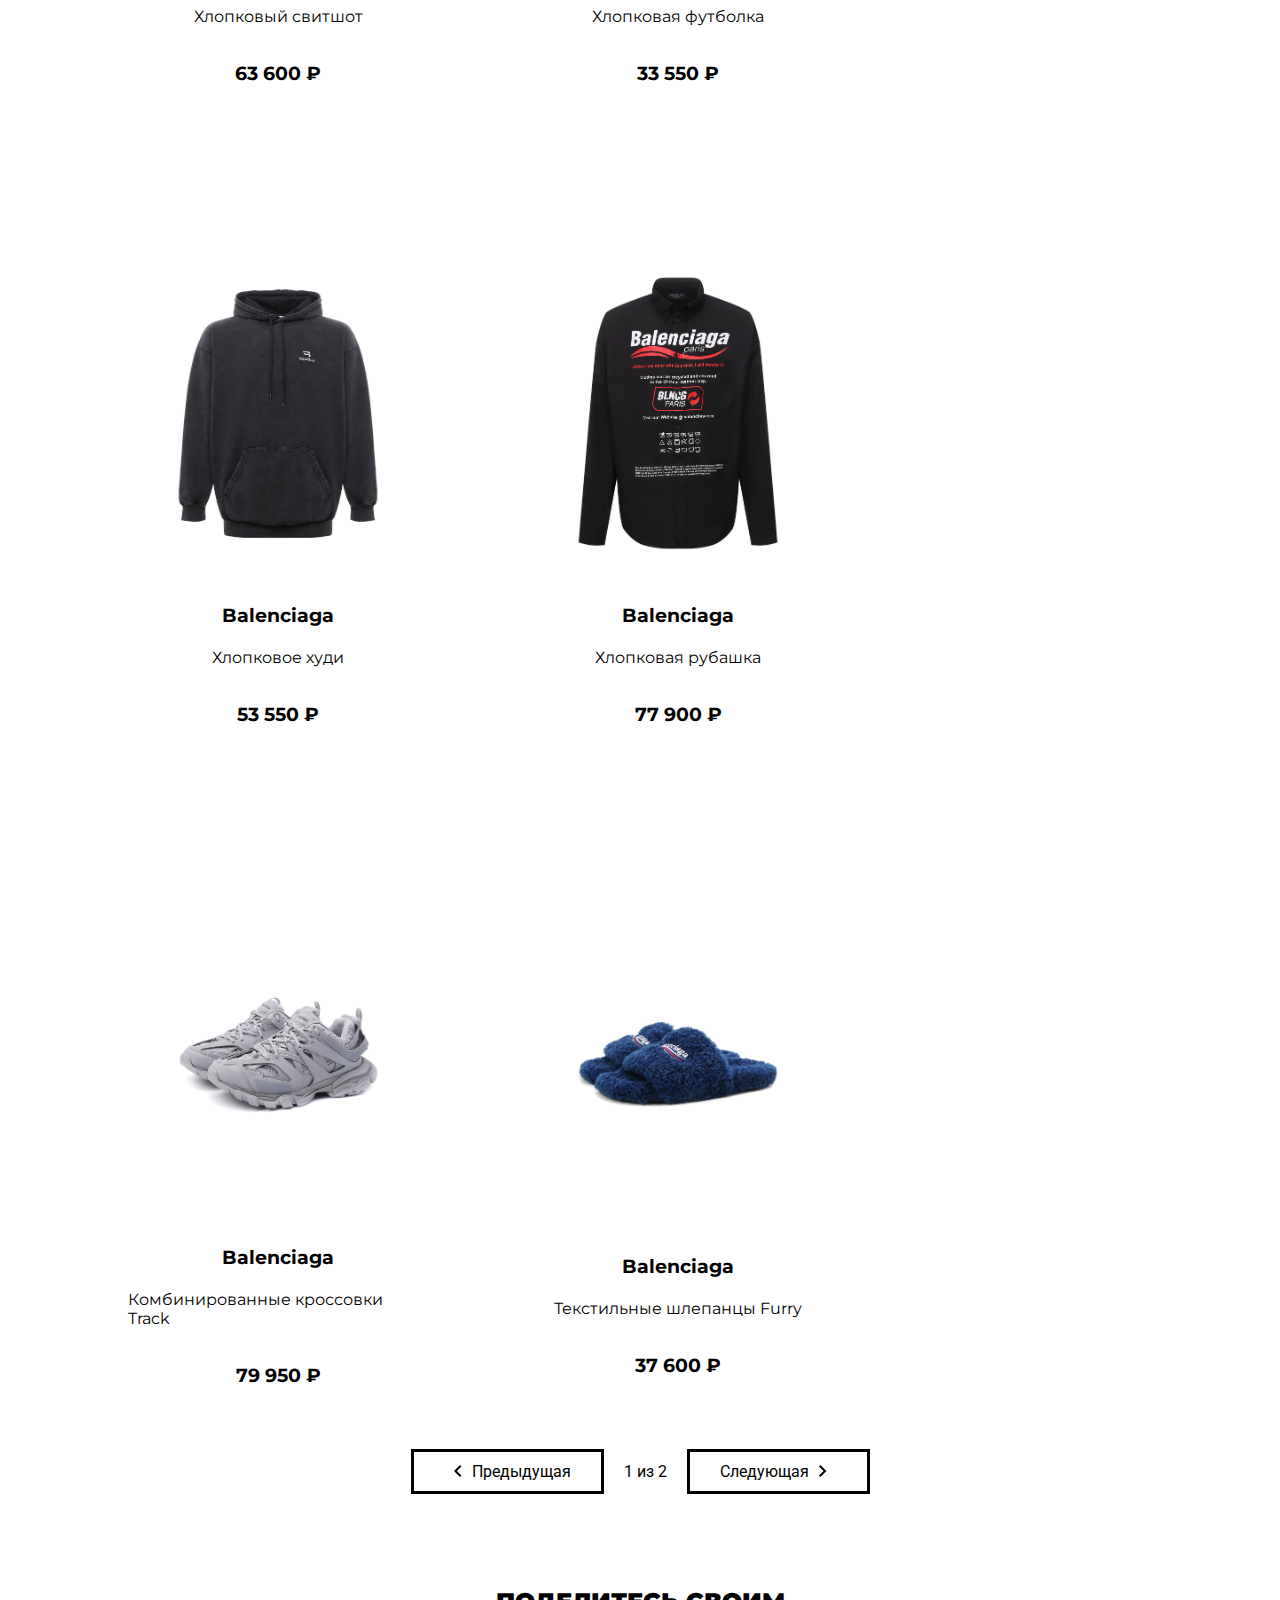
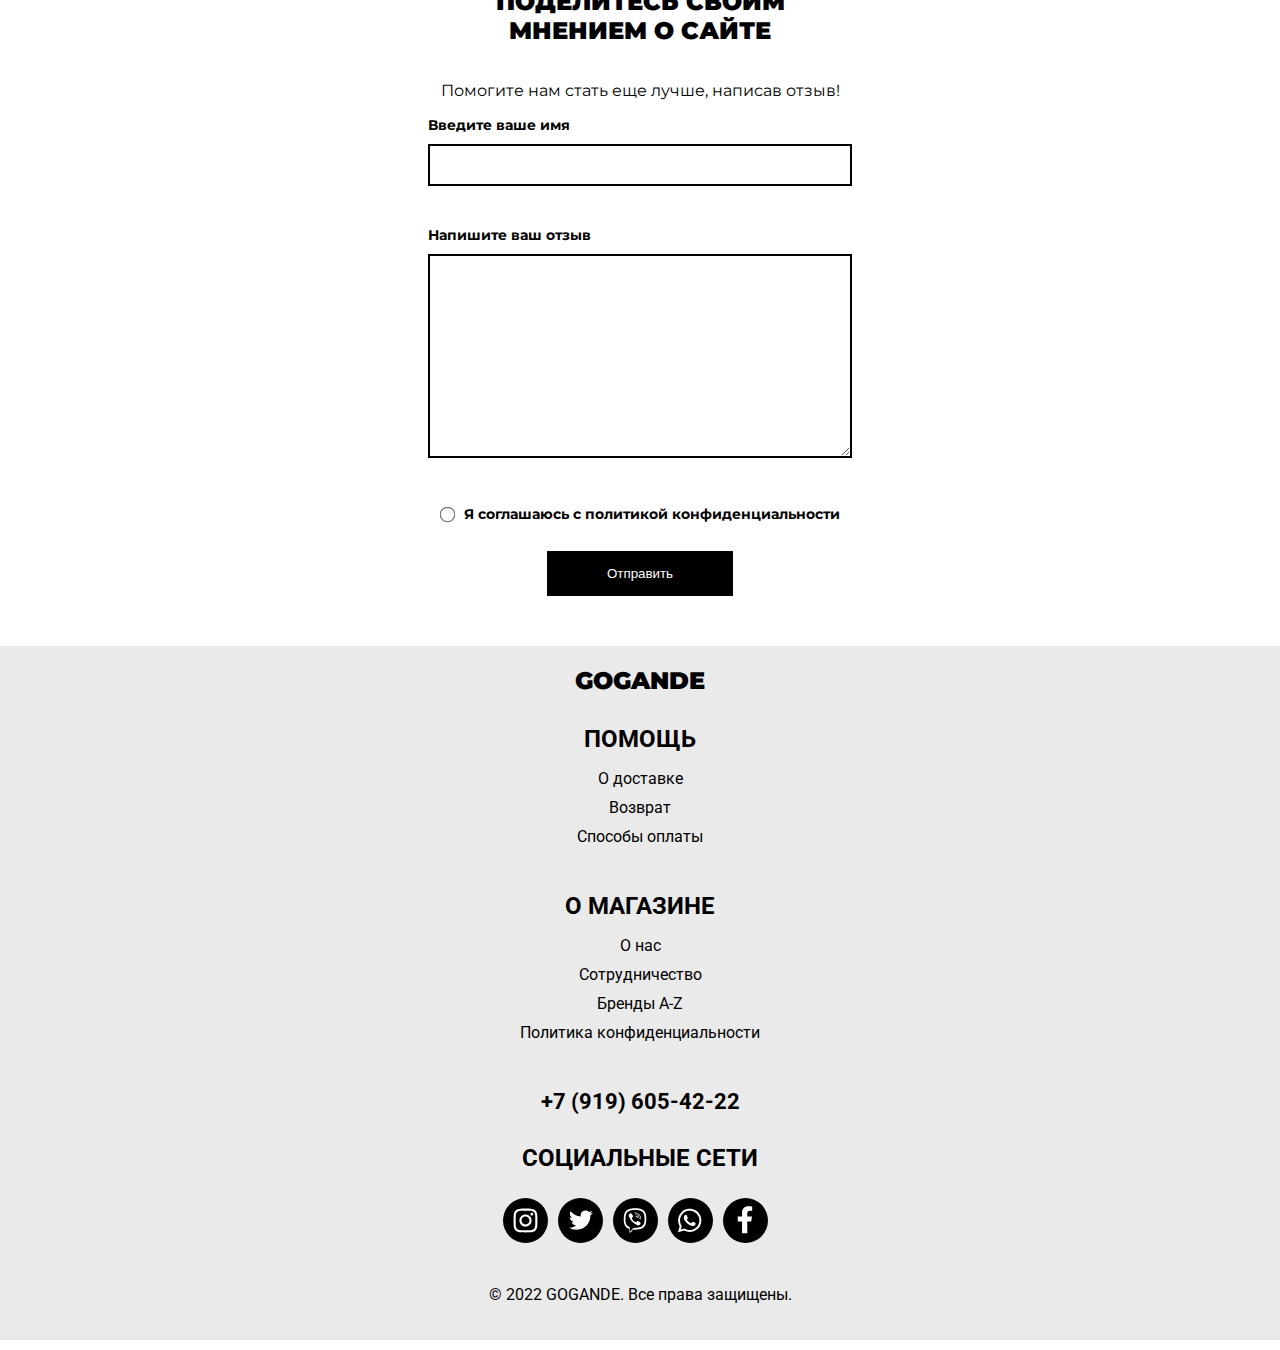
<file: catalog/balenciaga/balenciaga_1.html>
<!DOCTYPE html>
<html lang="en">

<head>
    <meta charset="UTF-8">
    <meta http-equiv="X-UA-Compatible" content="IE=edge">
    <meta name="viewport" content="width=device-width, initial-scale=1.0">
    <title>GoGande</title>
    <link rel="stylesheet" href="css/balenciaga.css">
</head>

<body>
    <header class="header">
        <div class="container">
            <div class="headerInner">
                <nav class="nav">
                    <ul class="list">
                        <li class="elem"><a href="../t-shirts/t-shirt_1.html" class="link">Футболки</a></li>
                        <li class="elem"><a href="../hudi/hudi_1.html" class="link">Худи</a></li>
                        <li class="elem"><a href="../pantalons/pantalon_1.html" class="link">Штаны</a></li>
                        <li class="elem"><a href="../shoes/shoes_1.html" class="link">Кроссовки</a></li>
                    </ul>
                </nav>
                <a href="../../index.html" class="logo">GOGANDE</a>
                <div class="actions">
                    <input type="text" class="search" placeholder="Поиск...">
                    <a href="" class="action"><img src="../../images/profile.svg" alt="profile" class="action__img"></a>
                    <a href="" class="action"><img src="../../images/cart.svg" alt="cart" class="action__img"></a>
                    <a href="" class="action"><img src="../../images/favorite.svg" alt="favorite"
                            class="action__img"></a>
                </div>
            </div>
        </div>
    </header>
    <main class="off-white-header">
        <div class="container">
            <section class="off-white-inner">
                <h1 class="off-white__heading">Balenciaga</h1>
                <p class="off-white__text">Весну 2022 года Демна Гвасалия открыл коллекцией
                    Balenciaga Clones, исследующей тему фейков во всем ее многообразии:
                    от вещей-подделок до виртуальных технологий подмены (дипфейк). Игра слов вдохновила дизайнера на
                    замысловатые мета-ходы, способные сбить с толку даже постоянных клиентов бренда.</p>
            </section>
        </div>
    </main>
    <section class="catalog">
        <div class="container">
            <ul class="bread">
                <a href="">КАТАЛОГ</a>
                <p>></p>
                <a href="">Balenciaga</a>
            </ul>
            <div class="catalogInner">
                <a href="https://wa.me/79196054222?text=Здравствуйте%2C+меня+заинтересовал+товар+под+номером+1+Balenciaga" class="card">
                    <img src="images/1.jpg" alt="off-white-elem" class="card__img">
                    <h2 class="card__heading">Balenciaga</h2>
                    <p class="card__text">Хлопковое худи Balenciaga x The Simpsons</p>
                    <p class="card__price">74 000 ₽</p>
                </a>
                <a href="https://wa.me/79196054222?text=Здравствуйте%2C+меня+заинтересовал+товар+под+номером+2+Balenciaga" class="card">
                    <img src="images/2.jpg" alt="off-white-elem" class="card__img">
                    <h2 class="card__heading">Balenciaga</h2>
                    <p class="card__text">Хлопковый джоггеры</p>
                    <p class="card__price">62 200 ₽</p>
                </a>
                <a href="https://wa.me/79196054222?text=Здравствуйте%2C+меня+заинтересовал+товар+под+номером+3+Balenciaga" class="card">
                    <img src="images/3.jpg" alt="off-white-elem" class="card__img">
                    <h2 class="card__heading">Balenciaga</h2>
                    <p class="card__text">Хлопковый свитшот</p>
                    <p class="card__price">63 600 ₽</p>
                </a>
                <a href="https://wa.me/79196054222?text=Здравствуйте%2C+меня+заинтересовал+товар+под+номером+4+Balenciaga" class="card">
                    <img src="images/4.jpg" alt="off-white-elem" class="card__img">
                    <h2 class="card__heading">Balenciaga</h2>
                    <p class="card__text">Хлопковая футболка</p>
                    <p class="card__price">33 550 ₽</p>
                </a>
                <a href="https://wa.me/79196054222?text=Здравствуйте%2C+меня+заинтересовал+товар+под+номером+5+Balenciaga" class="card">
                    <img src="images/5.jpg" alt="off-white-elem" class="card__img">
                    <h2 class="card__heading">Balenciaga</h2>
                    <p class="card__text">Хлопковое худи</p>
                    <p class="card__price">53 550 ₽</p>
                </a>
                <a href="https://wa.me/79196054222?text=Здравствуйте%2C+меня+заинтересовал+товар+под+номером+6+Balenciaga" class="card">
                    <img src="images/6.jpg" alt="off-white-elem" class="card__img">
                    <h2 class="card__heading">Balenciaga</h2>
                    <p class="card__text">Хлопковая рубашка</p>
                    <p class="card__price">77 900 ₽</p>
                </a>
                <a href="https://wa.me/79196054222?text=Здравствуйте%2C+меня+заинтересовал+товар+под+номером+7+Balenciaga" class="card">
                    <img src="images/7.jpg" alt="off-white-elem" class="card__img">
                    <h2 class="card__heading">Balenciaga</h2>
                    <p class="card__text">Комбинированные кроссовки Track</p>
                    <p class="card__price">79 950 ₽</p>
                </a>
                <a href="https://wa.me/79196054222?text=Здравствуйте%2C+меня+заинтересовал+товар+под+номером+8+Balenciaga" class="card">
                    <img src="images/8.jpg" alt="off-white-elem" class="card__img">
                    <h2 class="card__heading">Balenciaga</h2>
                    <p class="card__text">Текстильные шлепанцы Furry</p>
                    <p class="card__price">37 600 ₽</p>
                </a>
            </div>
            <div class="carousel">
                <a href="balenciaga_1.html" class="carousel__left"><img src="../../images/left.svg">
                    Предыдущая</a>
                <p><span>1</span> из <span>2</span></p>
                <a href="balenciaga_2.html" class="carousel__right">Следующая <img src="../../images/right.svg"></a>
            </div>
        </div>
    </section>
    <section class="review">
        <div class="container">
            <div class="reviewInner">
                <h2 class="review__heading">ПОДЕЛИТЕСЬ СВОИМ <br> МНЕНИЕМ О САЙТЕ</h2>
                <p class="review__text">Помогите нам стать еще лучше, написав отзыв!</p>
                <form class="review_form form" action="../../server/message.php" method="post">
                    <label class="form__label">
                        Введите ваше имя
                        <input type="text" name="name" required>
                    </label>
                    <label class="form__label">
                        Напишите ваш отзыв
                        <textarea name="message" rows="10" maxlength="300" required></textarea>
                    </label>
                    <div class="form__radio">
                        <input type="radio" class="form__input" id="radio" required>
                        <label for="radio">Я соглашаюсь с политикой конфиденциальности</label>
                    </div>
                    <input class="news3" type="submit" value="Отправить">
                </form>
            </div>
        </div>
    </section>
    <footer class="footer">
        <div class="container">
            <div class="footerInner">
                <div class="footer__help-block help-block">
                    <h2 class="help-block__heading">ПОМОЩЬ</h2>
                    <ul class="footer__help help">
                        <li class="help__elem"><a href="" class="help__link">О доставке</a></li>
                        <li class="help__elem"><a href="" class="help__link">Возврат</a></li>
                        <li class="help__elem"><a href="" class="help__link">Способы оплаты</a></li>
                    </ul>
                </div>
                <div class="footer__about-block about-block">
                    <h2 class="about-block__heading">О МАГАЗИНЕ</h2>
                    <ul class="footer__about about">
                        <li class="about__elem"><a href="" class="about__link">О нас</a></li>
                        <li class="about__elem"><a href="" class="about__link">Сотрудничество</a></li>
                        <li class="about__elem"><a href="" class="about__link">Бренды A-Z</a></li>
                        <li class="about__elem"><a href="../../privacy/privacy.html" class="about__link">Политика
                                конфиденциальности</a></li>
                    </ul>
                </div>
                <a href="/" class="logo">GOGANDE</a>
                <div class="footer__actions">
                    <a href="#" class="footer__phone">+7 (919) 605-42-22</a>
                </div>
                <div class="footer__social-block">
                    <h2 class="footer__social-heading">СОЦИАЛЬНЫЕ СЕТИ</h2>
                    <ul class="footer__social">
                        <li class="social__elem"><a href="https://www.instagram.com/offwiter_/" class="social__link"><img src="../../images/inst.svg"
                                    alt="instagram" class="social__icon"></a></li>
                        <li class="social__elem"><a href="" class="social__link"><img src="../../images/twitter.svg"
                                    alt="twitter" class="social__icon"></a></li>
                        <li class="social__elem"><a href="" class="social__link"><img src="../../images/viber.svg"
                                    alt="viber" class="social__icon"></a></li>
                        <li class="social__elem"><a href="" class="social__link"><img src="../../images/whatsapp.svg"
                                    alt="whatsapp" class="social__icon"></a></li>
                        <li class="social__elem"><a href="" class="social__link"><img src="../../images/facebook.svg"
                                    alt="facebook" class="social__icon"></a></li>
                    </ul>
                </div>
            </div>
            <p class="copyright">© 2022 GOGANDE. Все права защищены.</p>
        </div>
    </footer>
</body>

</html>
</file>
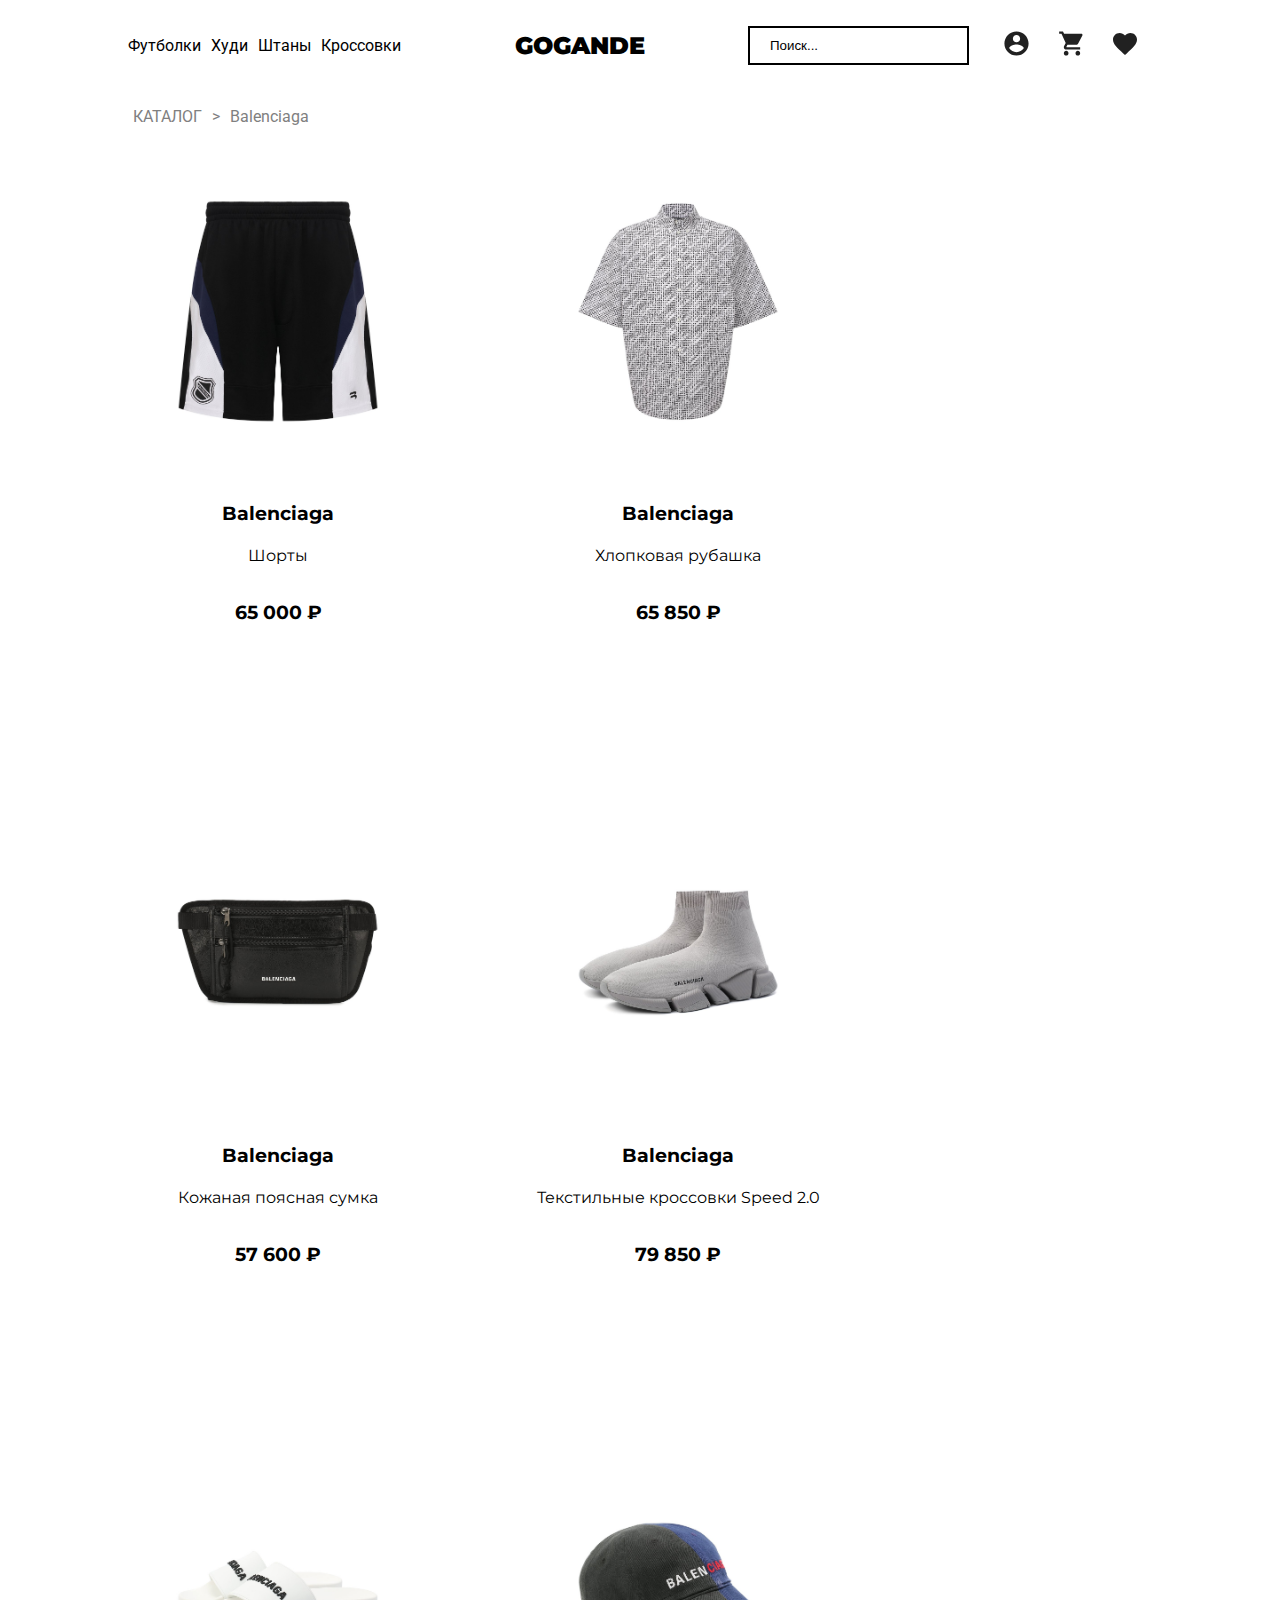
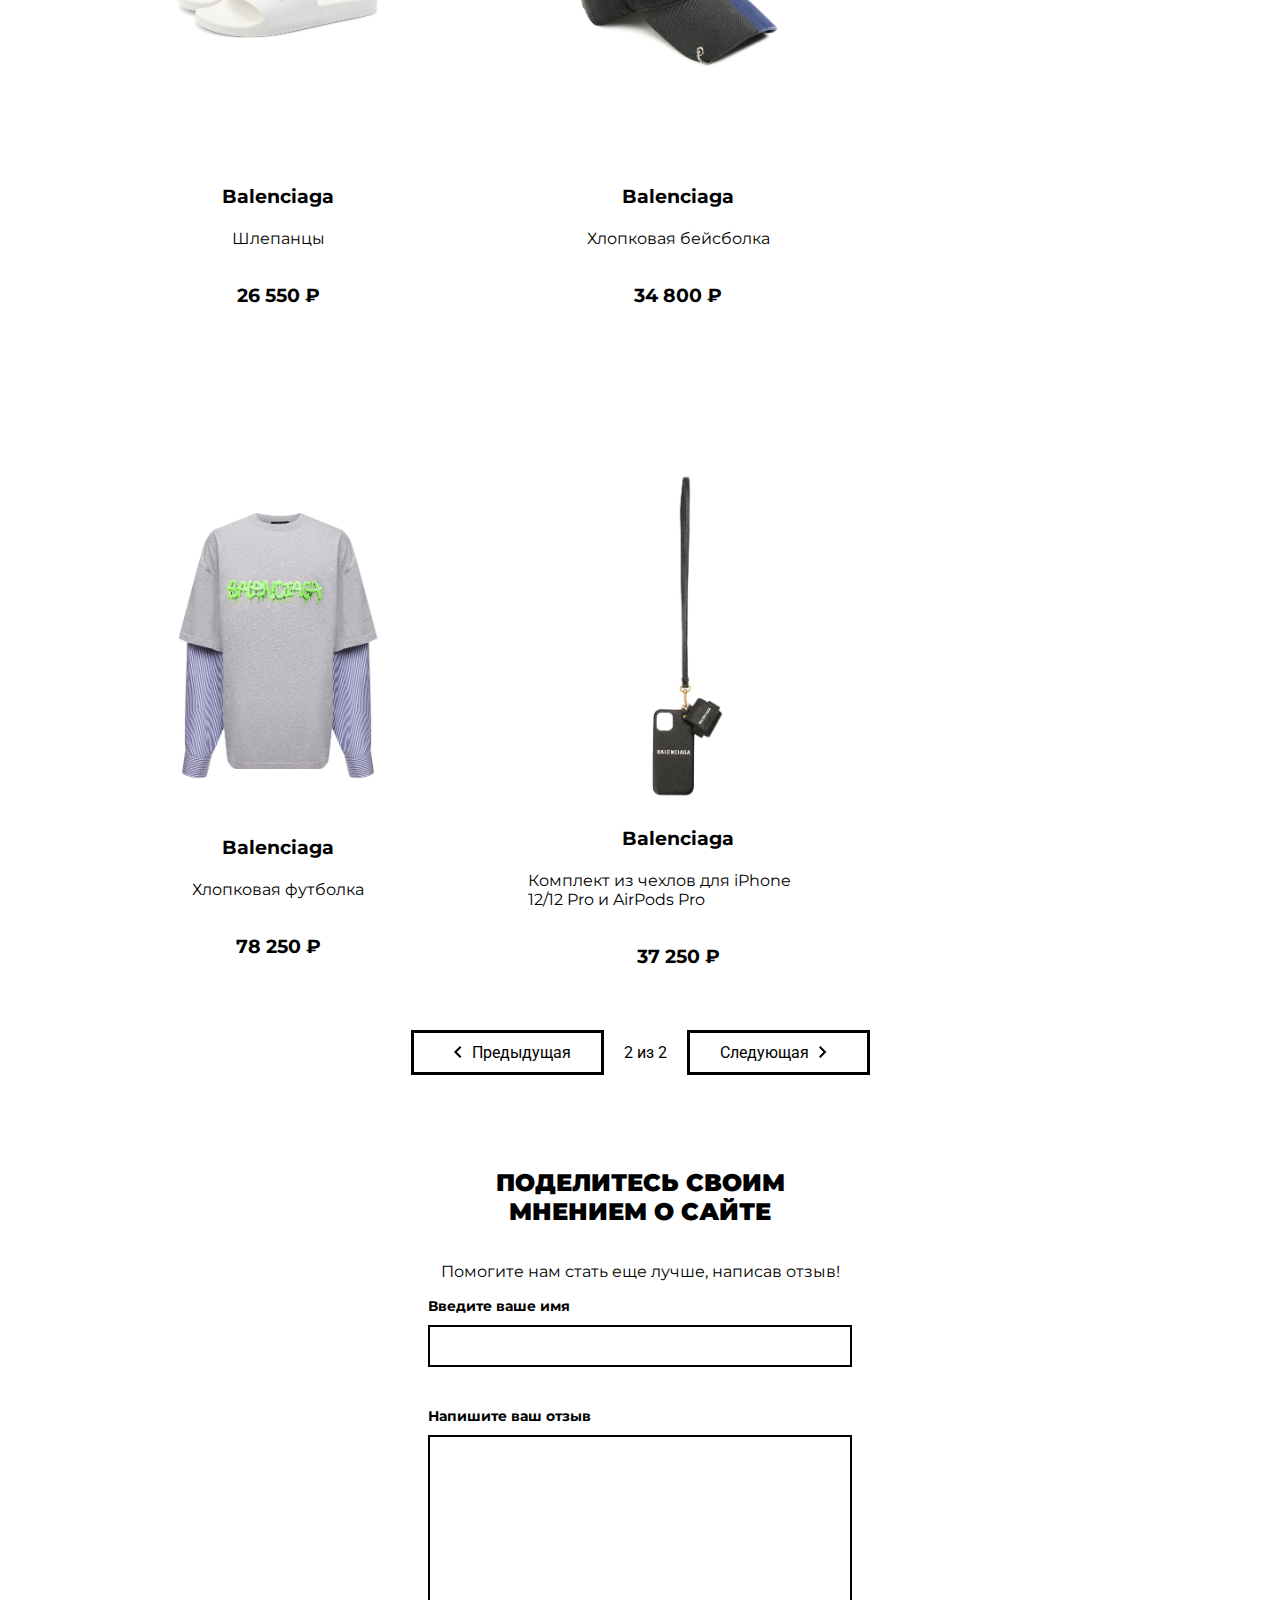
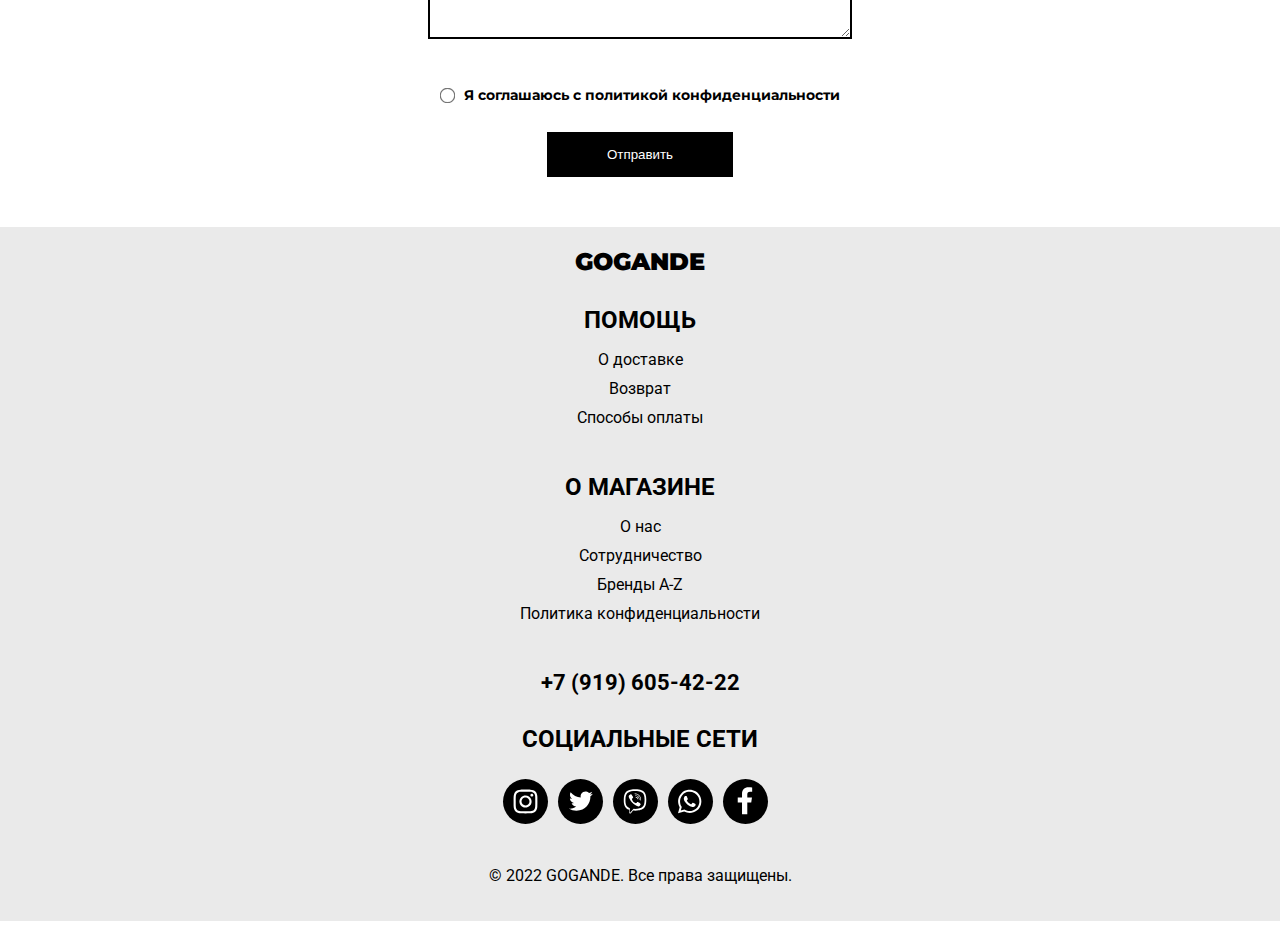
<file: catalog/balenciaga/balenciaga_2.html>
<!DOCTYPE html>
<html lang="en">

<head>
    <meta charset="UTF-8">
    <meta http-equiv="X-UA-Compatible" content="IE=edge">
    <meta name="viewport" content="width=device-width, initial-scale=1.0">
    <title>GoGande</title>
    <link rel="stylesheet" href="css/balenciaga.css">
</head>

<body>
    <header class="header">
        <div class="container">
            <div class="headerInner">
                <nav class="nav">
                    <ul class="list">
                        <li class="elem"><a href="../t-shirts/t-shirt_1.html" class="link">Футболки</a></li>
                        <li class="elem"><a href="../hudi/hudi_1.html" class="link">Худи</a></li>
                        <li class="elem"><a href="../pantalons/pantalon_1.html" class="link">Штаны</a></li>
                        <li class="elem"><a href="../shoes/shoes_1.html" class="link">Кроссовки</a></li>
                    </ul>
                </nav>
                <a href="../../index.html" class="logo">GOGANDE</a>
                <div class="actions">
                    <input type="text" class="search" placeholder="Поиск...">
                    <a href="" class="action"><img src="../../images/profile.svg" alt="profile" class="action__img"></a>
                    <a href="" class="action"><img src="../../images/cart.svg" alt="cart" class="action__img"></a>
                    <a href="" class="action"><img src="../../images/favorite.svg" alt="favorite"
                            class="action__img"></a>
                </div>
            </div>
        </div>
    </header>
    <section class="catalog">
        <div class="container">
            <ul class="bread">
                <a href="">КАТАЛОГ</a>
                <p>></p>
                <a href="">Balenciaga</a>
            </ul>
            <div class="catalogInner">
                <a href="https://wa.me/79196054222?text=Здравствуйте%2C+меня+заинтересовал+товар+под+номером+9+Balenciaga" class="card">
                    <img src="images/9.jpg" alt="off-white-elem" class="card__img">
                    <h2 class="card__heading">Balenciaga</h2>
                    <p class="card__text">Шорты</p>
                    <p class="card__price">65 000 ₽</p>
                </a>
                <a href="https://wa.me/79196054222?text=Здравствуйте%2C+меня+заинтересовал+товар+под+номером+10+Balenciaga" class="card">
                    <img src="images/10.jpg" alt="off-white-elem" class="card__img">
                    <h2 class="card__heading">Balenciaga</h2>
                    <p class="card__text">Хлопковая рубашка</p>
                    <p class="card__price">65 850 ₽</p>
                </a>
                <a href="https://wa.me/79196054222?text=Здравствуйте%2C+меня+заинтересовал+товар+под+номером+11+Balenciaga" class="card">
                    <img src="images/11.jpg" alt="off-white-elem" class="card__img">
                    <h2 class="card__heading">Balenciaga</h2>
                    <p class="card__text">Кожаная поясная сумка</p>
                    <p class="card__price">57 600 ₽</p>
                </a>
                <a href="https://wa.me/79196054222?text=Здравствуйте%2C+меня+заинтересовал+товар+под+номером+12+Balenciaga" class="card">
                    <img src="images/12.jpg" alt="off-white-elem" class="card__img">
                    <h2 class="card__heading">Balenciaga</h2>
                    <p class="card__text">Текстильные кроссовки Speed 2.0</p>
                    <p class="card__price">79 850 ₽</p>
                </a>
                <a href="https://wa.me/79196054222?text=Здравствуйте%2C+меня+заинтересовал+товар+под+номером+13+Balenciaga" class="card">
                    <img src="images/13.jpg" alt="off-white-elem" class="card__img">
                    <h2 class="card__heading">Balenciaga</h2>
                    <p class="card__text">Шлепанцы</p>
                    <p class="card__price">26 550 ₽</p>
                </a>
                <a href="https://wa.me/79196054222?text=Здравствуйте%2C+меня+заинтересовал+товар+под+номером+14+Balenciaga" class="card">
                    <img src="images/14.jpg" alt="off-white-elem" class="card__img">
                    <h2 class="card__heading">Balenciaga</h2>
                    <p class="card__text">Хлопковая бейсболка</p>
                    <p class="card__price">34 800 ₽</p>
                </a>
                <a href="https://wa.me/79196054222?text=Здравствуйте%2C+меня+заинтересовал+товар+под+номером+15+Balenciaga" class="card">
                    <img src="images/15.jpg" alt="off-white-elem" class="card__img">
                    <h2 class="card__heading">Balenciaga</h2>
                    <p class="card__text">Хлопковая футболка</p>
                    <p class="card__price">78 250 ₽</p>
                </a>
                <a href="https://wa.me/79196054222?text=Здравствуйте%2C+меня+заинтересовал+товар+под+номером+16+Balenciaga" class="card">
                    <img src="images/16.jpg" alt="off-white-elem" class="card__img">
                    <h2 class="card__heading">Balenciaga</h2>
                    <p class="card__text">Комплект из чехлов для iPhone 12/12 Pro и AirPods Pro</p>
                    <p class="card__price">37 250 ₽</p>
                </a>
            </div>
            <div class="carousel">
                <a href="balenciaga_1.html" class="carousel__left"><img src="../../images/left.svg">
                    Предыдущая</a>
                <p><span>2</span> из <span>2</span></p>
                <a href="balenciaga_2.html" class="carousel__right">Следующая <img src="../../images/right.svg"></a>
            </div>
        </div>
    </section>
    <section class="review">
        <div class="container">
            <div class="reviewInner">
                <h2 class="review__heading">ПОДЕЛИТЕСЬ СВОИМ <br> МНЕНИЕМ О САЙТЕ</h2>
                <p class="review__text">Помогите нам стать еще лучше, написав отзыв!</p>
                <form class="review_form form" action="../../server/message.php" method="post">
                    <label class="form__label">
                        Введите ваше имя
                        <input type="text" name="name" required>
                    </label>
                    <label class="form__label">
                        Напишите ваш отзыв
                        <textarea name="message" rows="10" maxlength="300" required></textarea>
                    </label>
                    <div class="form__radio">
                        <input type="radio" class="form__input" id="radio" required>
                        <label for="radio">Я соглашаюсь с политикой конфиденциальности</label>
                    </div>
                    <input class="news3" type="submit" value="Отправить">
                </form>
            </div>
        </div>
    </section>
    <footer class="footer">
        <div class="container">
            <div class="footerInner">
                <div class="footer__help-block help-block">
                    <h2 class="help-block__heading">ПОМОЩЬ</h2>
                    <ul class="footer__help help">
                        <li class="help__elem"><a href="" class="help__link">О доставке</a></li>
                        <li class="help__elem"><a href="" class="help__link">Возврат</a></li>
                        <li class="help__elem"><a href="" class="help__link">Способы оплаты</a></li>
                    </ul>
                </div>
                <div class="footer__about-block about-block">
                    <h2 class="about-block__heading">О МАГАЗИНЕ</h2>
                    <ul class="footer__about about">
                        <li class="about__elem"><a href="" class="about__link">О нас</a></li>
                        <li class="about__elem"><a href="" class="about__link">Сотрудничество</a></li>
                        <li class="about__elem"><a href="" class="about__link">Бренды A-Z</a></li>
                        <li class="about__elem"><a href="../../privacy/privacy.html" class="about__link">Политика
                                конфиденциальности</a></li>
                    </ul>
                </div>
                <a href="/" class="logo">GOGANDE</a>
                <div class="footer__actions">
                    <a href="#" class="footer__phone">+7 (919) 605-42-22</a>
                </div>
                <div class="footer__social-block">
                    <h2 class="footer__social-heading">СОЦИАЛЬНЫЕ СЕТИ</h2>
                    <ul class="footer__social">
                        <li class="social__elem"><a href="https://www.instagram.com/offwiter_/" class="social__link"><img src="../../images/inst.svg"
                                    alt="instagram" class="social__icon"></a></li>
                        <li class="social__elem"><a href="" class="social__link"><img src="../../images/twitter.svg"
                                    alt="twitter" class="social__icon"></a></li>
                        <li class="social__elem"><a href="" class="social__link"><img src="../../images/viber.svg"
                                    alt="viber" class="social__icon"></a></li>
                        <li class="social__elem"><a href="" class="social__link"><img src="../../images/whatsapp.svg"
                                    alt="whatsapp" class="social__icon"></a></li>
                        <li class="social__elem"><a href="" class="social__link"><img src="../../images/facebook.svg"
                                    alt="facebook" class="social__icon"></a></li>
                    </ul>
                </div>
            </div>
            <p class="copyright">© 2022 GOGANDE. Все права защищены.</p>
        </div>
    </footer>
</body>

</html>
</file>
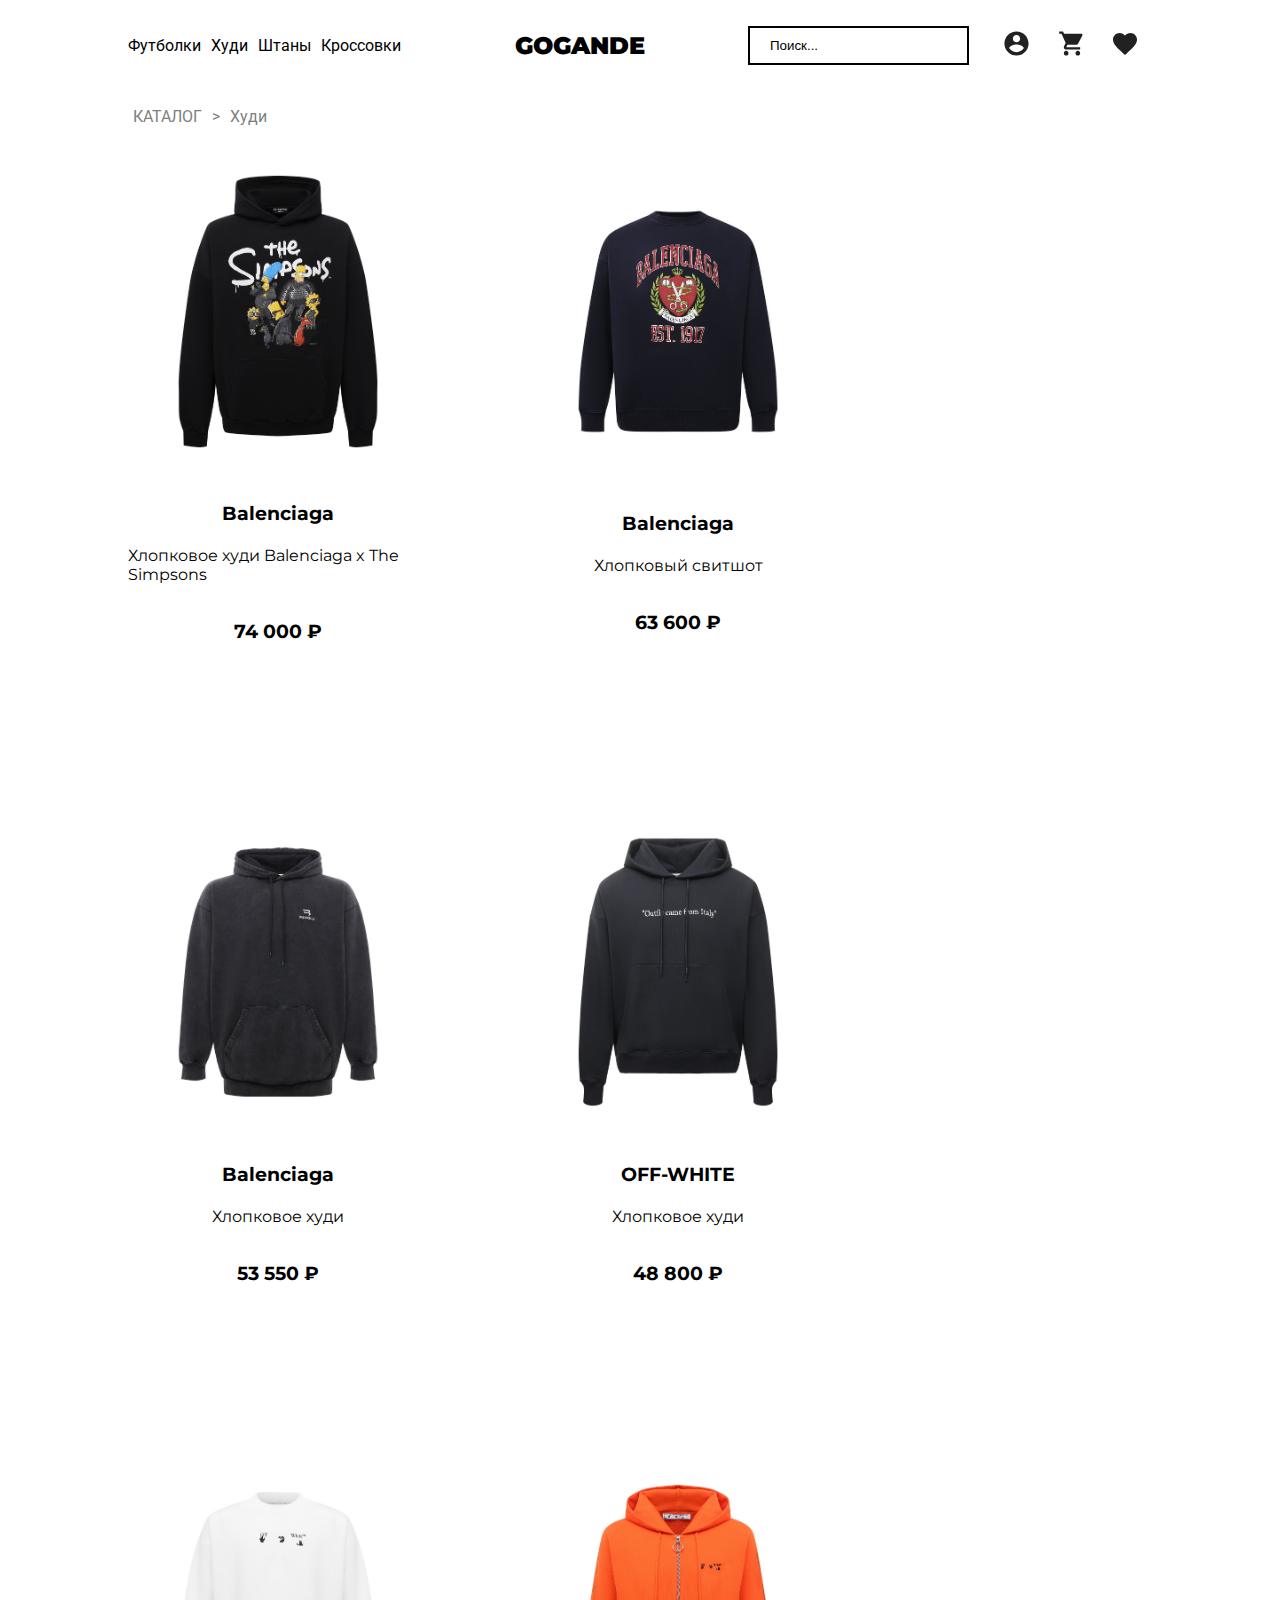
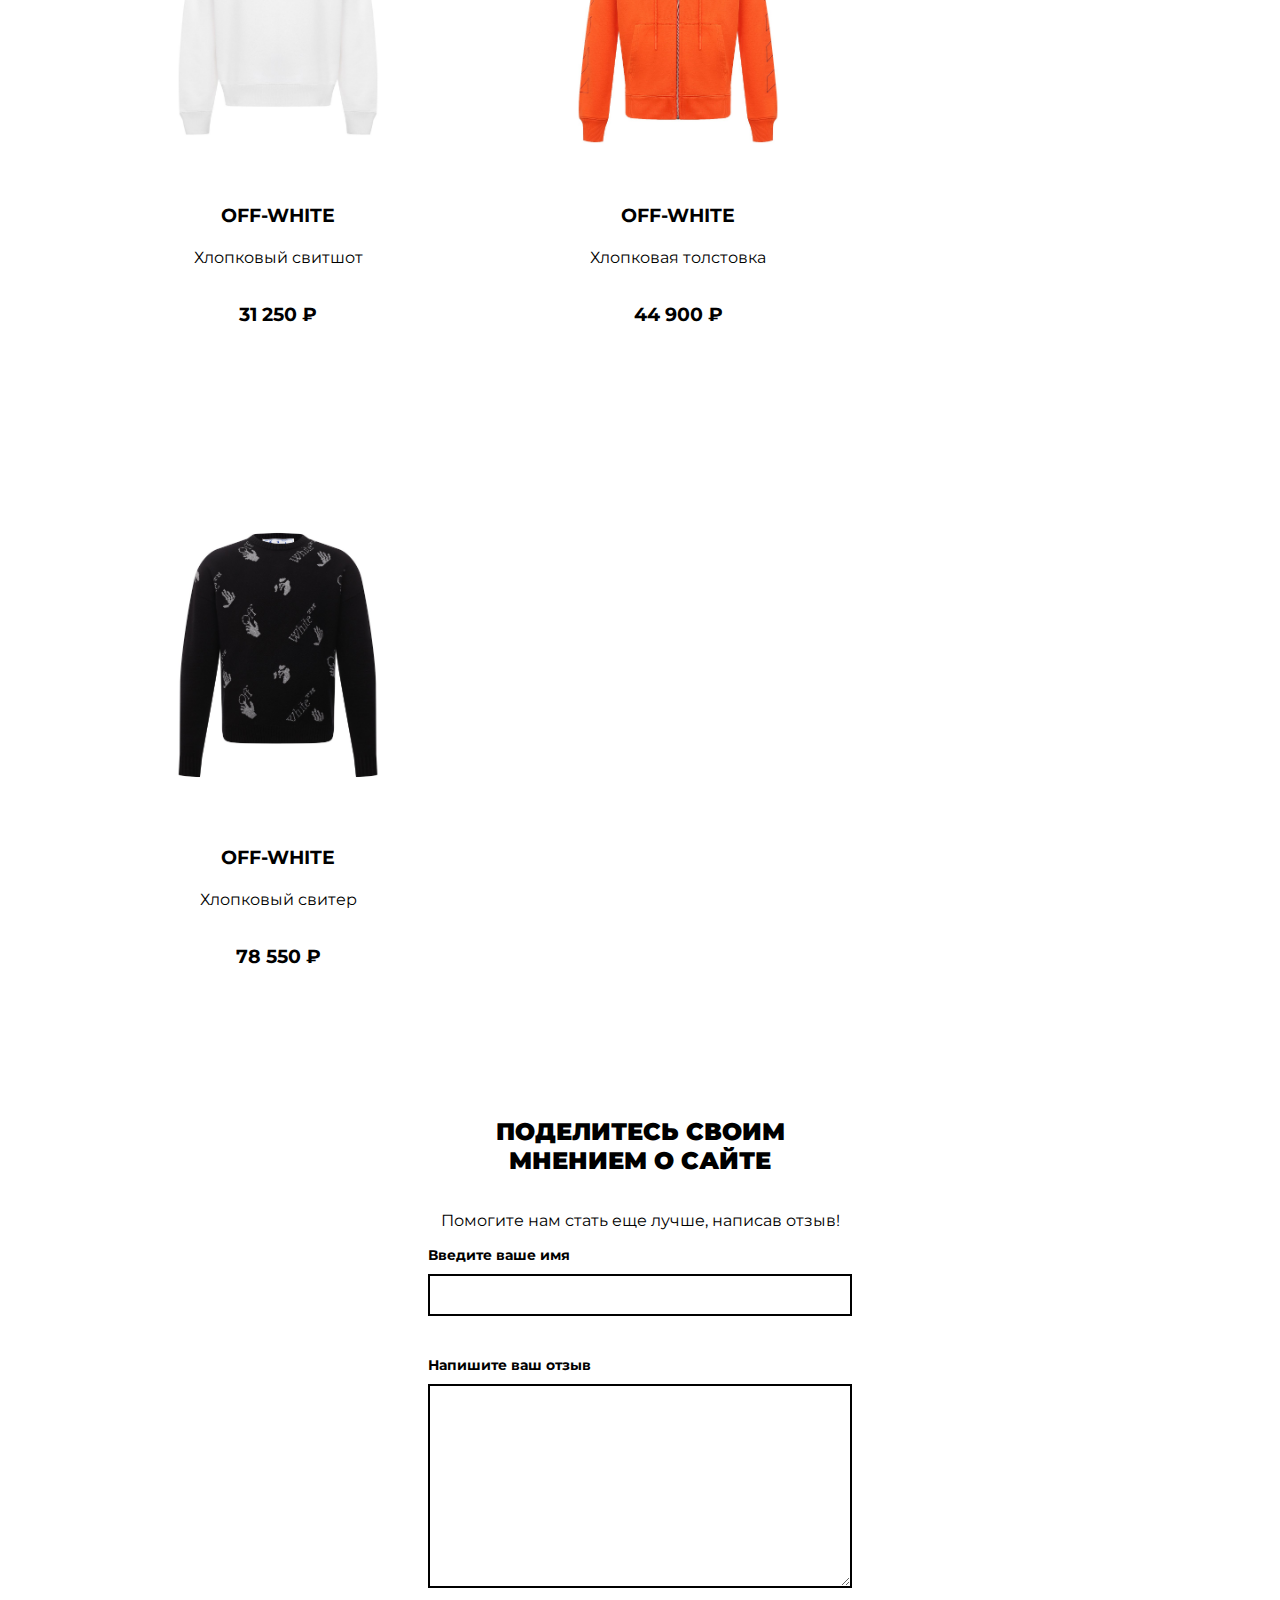
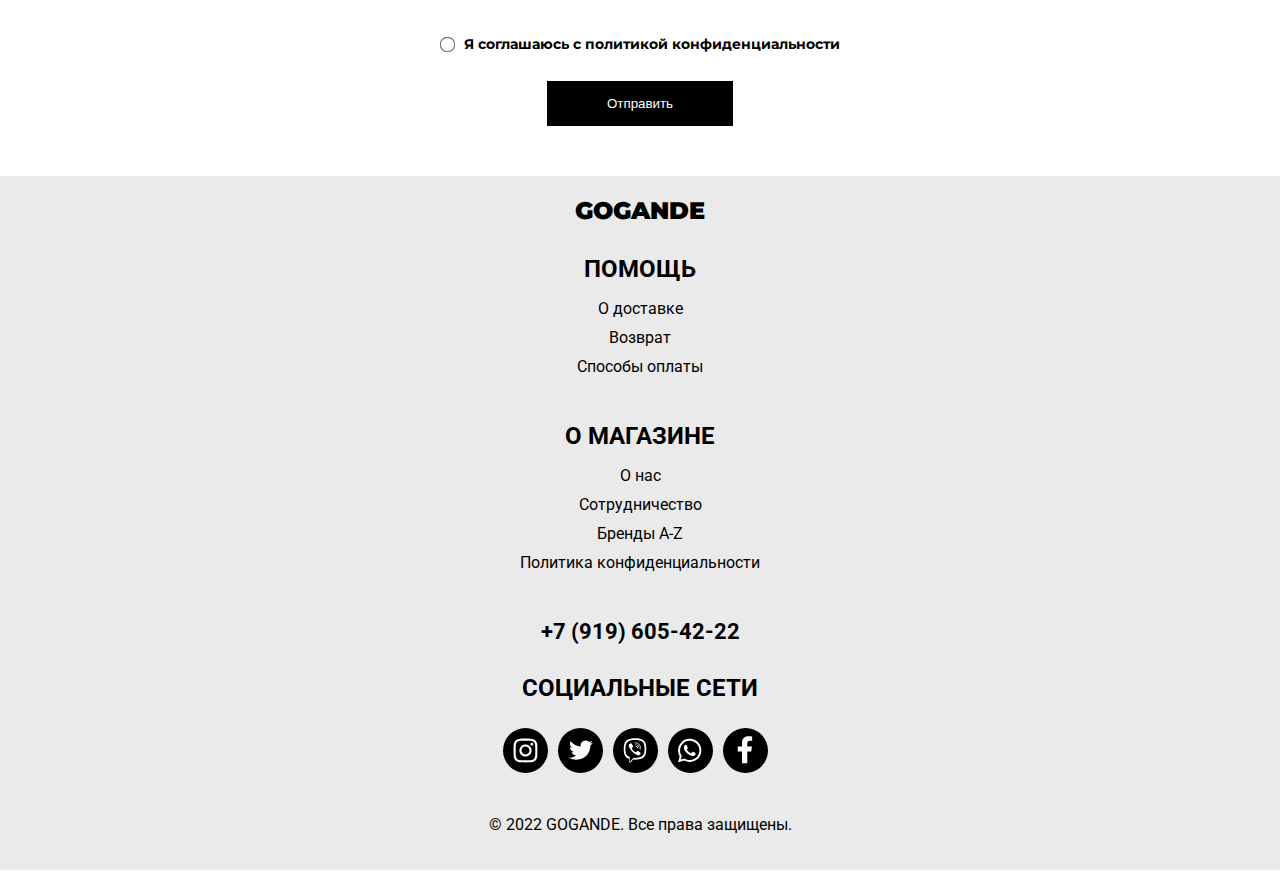
<file: catalog/hudi/hudi_1.html>
<!DOCTYPE html>
<html lang="en">

<head>
    <meta charset="UTF-8">
    <meta http-equiv="X-UA-Compatible" content="IE=edge">
    <meta name="viewport" content="width=device-width, initial-scale=1.0">
    <title>GoGande</title>
    <link rel="stylesheet" href="css/hudi.css">
</head>

<body>
    <header class="header">
        <div class="container">
            <div class="headerInner">
                <nav class="nav">
                    <ul class="list">
                        <li class="elem"><a href="../t-shirts/t-shirt_1.html" class="link">Футболки</a></li>
                        <li class="elem"><a href="../hudi/hudi_1.html" class="link">Худи</a></li>
                        <li class="elem"><a href="../pantalons/pantalon_1.html" class="link">Штаны</a></li>
                        <li class="elem"><a href="../shoes/shoes_1.html" class="link">Кроссовки</a></li>
                    </ul>
                </nav>
                <a href="../../index.html" class="logo">GOGANDE</a>
                <div class="actions">
                    <input type="text" class="search" placeholder="Поиск...">
                    <a href="" class="action"><img src="../../images/profile.svg" alt="profile" class="action__img"></a>
                    <a href="" class="action"><img src="../../images/cart.svg" alt="cart" class="action__img"></a>
                    <a href="" class="action"><img src="../../images/favorite.svg" alt="favorite"
                            class="action__img"></a>
                </div>
            </div>
        </div>
    </header>
    <section class="catalog">
        <div class="container">
            <ul class="bread">
                <a href="/">КАТАЛОГ</a>
                <p>></p>
                <a href="hudi_1.html">Худи</a>
            </ul>
            <div class="catalogInner">
                <a href="https://wa.me/79196054222?text=Здравствуйте%2C+меня+заинтересовал+товар+под+номером+1+Balenciaga" class="card">
                    <img src="../balenciaga/images/1.jpg" alt="off-white-elem" class="card__img">
                    <h2 class="card__heading">Balenciaga</h2>
                    <p class="card__text">Хлопковое худи Balenciaga x The Simpsons</p>
                    <p class="card__price">74 000 ₽</p>
                </a>
                <a href="https://wa.me/79196054222?text=Здравствуйте%2C+меня+заинтересовал+товар+под+номером+3+Balenciaga" class="card">
                    <img src="../balenciaga/images/3.jpg" alt="off-white-elem" class="card__img">
                    <h2 class="card__heading">Balenciaga</h2>
                    <p class="card__text">Хлопковый свитшот</p>
                    <p class="card__price">63 600 ₽</p>
                </a>
                <a href="https://wa.me/79196054222?text=Здравствуйте%2C+меня+заинтересовал+товар+под+номером+5+Balenciaga" class="card">
                    <img src="../balenciaga/images/5.jpg" alt="off-white-elem" class="card__img">
                    <h2 class="card__heading">Balenciaga</h2>
                    <p class="card__text">Хлопковое худи</p>
                    <p class="card__price">53 550 ₽</p>
                </a>
                <a href="https://wa.me/79196054222?text=Здравствуйте%2C+меня+заинтересовал+товар+под+номером+2+OFF-WHITE" class="card">
                    <img src="../off-white/images/2.jpg" alt="off-white-elem" class="card__img">
                    <h2 class="card__heading">OFF-WHITE</h2>
                    <p class="card__text">Хлопковое худи</p>
                    <p class="card__price">48 800 ₽</p>
                </a>
                <a href="https://wa.me/79196054222?text=Здравствуйте%2C+меня+заинтересовал+товар+под+номером+5+OFF-WHITE" class="card">
                    <img src="../off-white/images/5.jpg" alt="off-white-elem" class="card__img">
                    <h2 class="card__heading">OFF-WHITE</h2>
                    <p class="card__text">Хлопковый свитшот</p>
                    <p class="card__price">31 250 ₽</p>
                </a>
                <a href="https://wa.me/79196054222?text=Здравствуйте%2C+меня+заинтересовал+товар+под+номером+8+OFF-WHITE" class="card">
                    <img src="../off-white/images/8.jpg" alt="off-white-elem" class="card__img">
                    <h2 class="card__heading">OFF-WHITE</h2>
                    <p class="card__text">Хлопковая толстовка</p>
                    <p class="card__price">44 900 ₽</p>
                </a>
                <a href="https://wa.me/79196054222?text=Здравствуйте%2C+меня+заинтересовал+товар+под+номером+9+OFF-WHITE" class="card">
                    <img src="../off-white/images/9.jpg" alt="off-white-elem" class="card__img">
                    <h2 class="card__heading">OFF-WHITE</h2>
                    <p class="card__text">Хлопковый свитер</p>
                    <p class="card__price">78 550 ₽</p>
                </a>

            </div>
    </section>
    <section class="review">
        <div class="container">
            <div class="reviewInner">
                <h2 class="review__heading">ПОДЕЛИТЕСЬ СВОИМ <br> МНЕНИЕМ О САЙТЕ</h2>
                <p class="review__text">Помогите нам стать еще лучше, написав отзыв!</p>
                <form class="review_form form" action="../../server/message.php" method="post">
                    <label class="form__label">
                        Введите ваше имя
                        <input type="text" name="name" required>
                    </label>
                    <label class="form__label">
                        Напишите ваш отзыв
                        <textarea name="message" rows="10" maxlength="300" required></textarea>
                    </label>
                    <div class="form__radio">
                        <input type="radio" class="form__input" id="radio" required>
                        <label for="radio">Я соглашаюсь с политикой конфиденциальности</label>
                    </div>
                    <input class="news3" type="submit" value="Отправить">
                </form>
            </div>
        </div>
    </section>
    <footer class="footer">
        <div class="container">
            <div class="footerInner">
                <div class="footer__help-block help-block">
                    <h2 class="help-block__heading">ПОМОЩЬ</h2>
                    <ul class="footer__help help">
                        <li class="help__elem"><a href="" class="help__link">О доставке</a></li>
                        <li class="help__elem"><a href="" class="help__link">Возврат</a></li>
                        <li class="help__elem"><a href="" class="help__link">Способы оплаты</a></li>
                    </ul>
                </div>
                <div class="footer__about-block about-block">
                    <h2 class="about-block__heading">О МАГАЗИНЕ</h2>
                    <ul class="footer__about about">
                        <li class="about__elem"><a href="" class="about__link">О нас</a></li>
                        <li class="about__elem"><a href="" class="about__link">Сотрудничество</a></li>
                        <li class="about__elem"><a href="" class="about__link">Бренды A-Z</a></li>
                        <li class="about__elem"><a href="../../privacy/privacy.html" class="about__link">Политика
                                конфиденциальности</a></li>
                    </ul>
                </div>
                <a href="/" class="logo">GOGANDE</a>
                <div class="footer__actions">
                    <a href="#" class="footer__phone">+7 (919) 605-42-22</a>
                </div>
                <div class="footer__social-block">
                    <h2 class="footer__social-heading">СОЦИАЛЬНЫЕ СЕТИ</h2>
                    <ul class="footer__social">
                        <li class="social__elem"><a href="https://www.instagram.com/offwiter_/" class="social__link"><img src="../../images/inst.svg"
                                    alt="instagram" class="social__icon"></a></li>
                        <li class="social__elem"><a href="" class="social__link"><img src="../../images/twitter.svg"
                                    alt="twitter" class="social__icon"></a></li>
                        <li class="social__elem"><a href="" class="social__link"><img src="../../images/viber.svg"
                                    alt="viber" class="social__icon"></a></li>
                        <li class="social__elem"><a href="" class="social__link"><img src="../../images/whatsapp.svg"
                                    alt="whatsapp" class="social__icon"></a></li>
                        <li class="social__elem"><a href="" class="social__link"><img src="../../images/facebook.svg"
                                    alt="facebook" class="social__icon"></a></li>
                    </ul>
                </div>
            </div>
            <p class="copyright">© 2022 GOGANDE. Все права защищены.</p>
        </div>
    </footer>
</body>

</html>
</file>
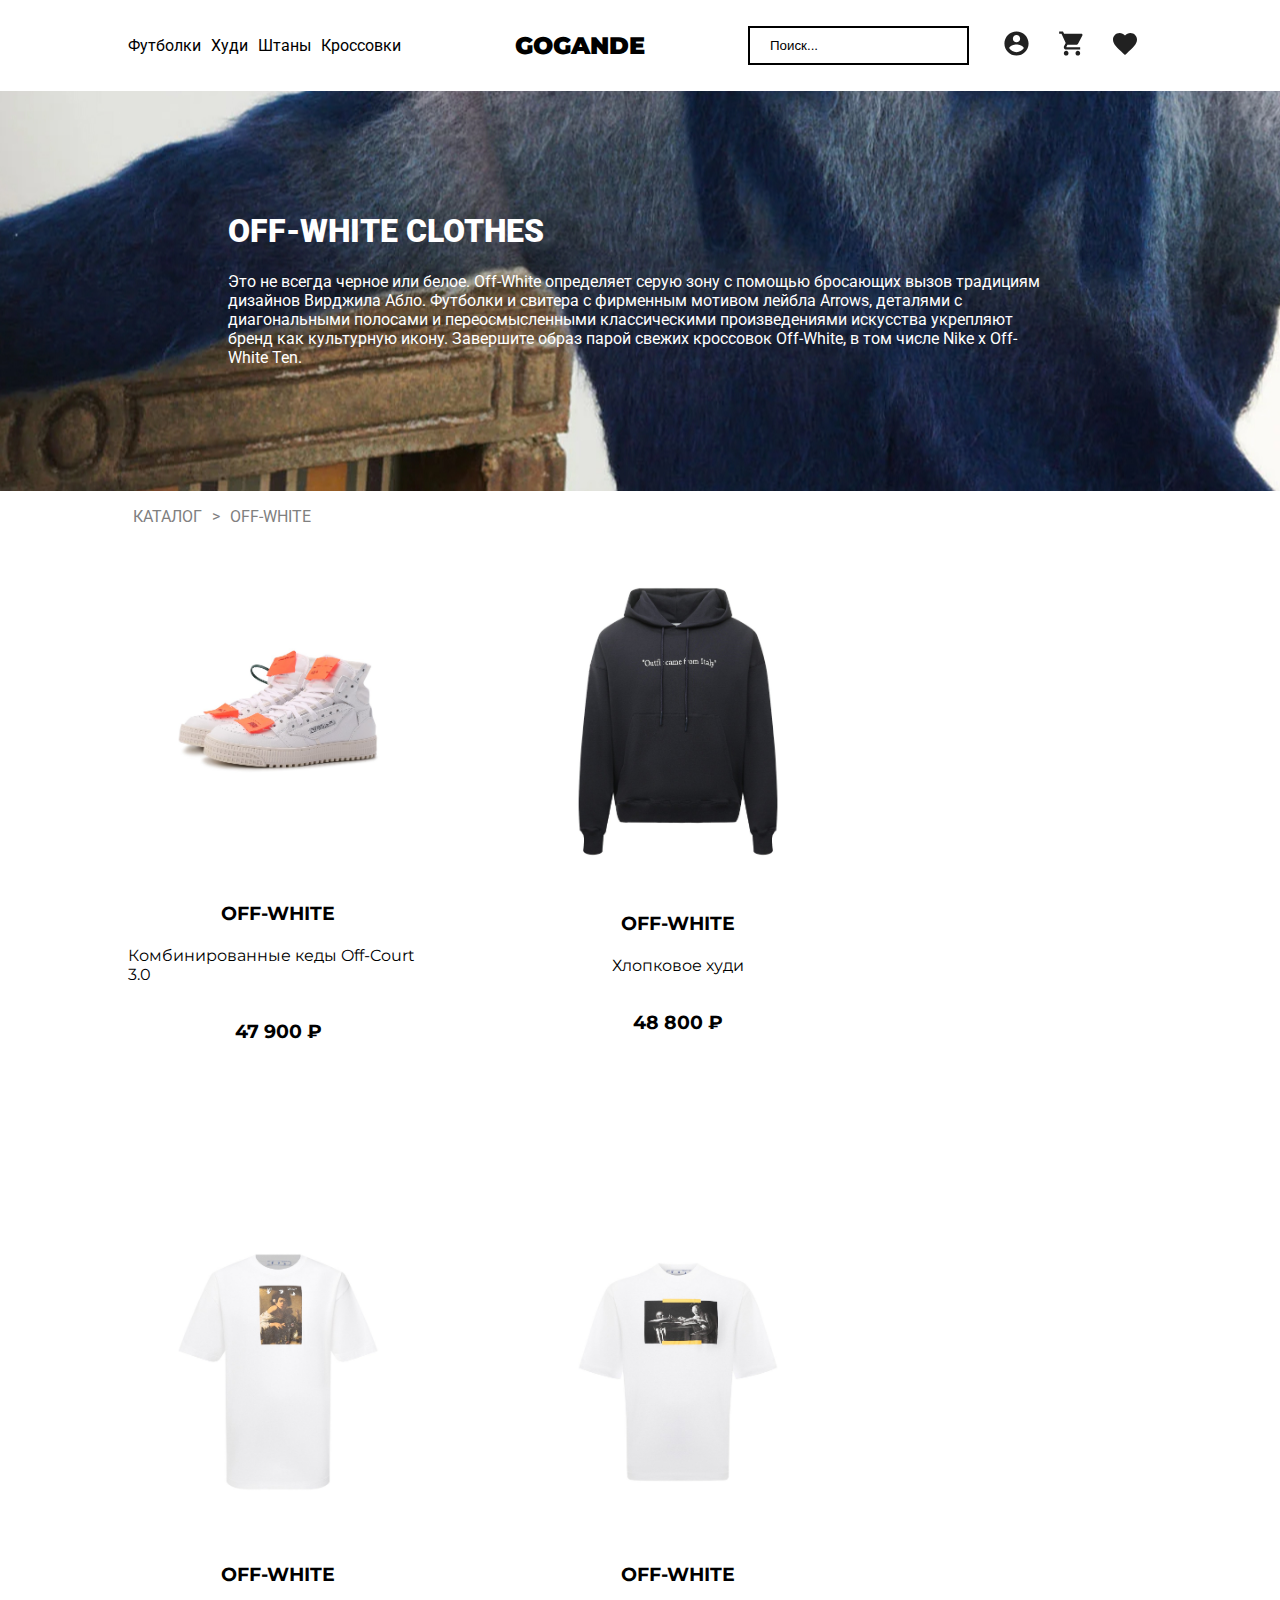
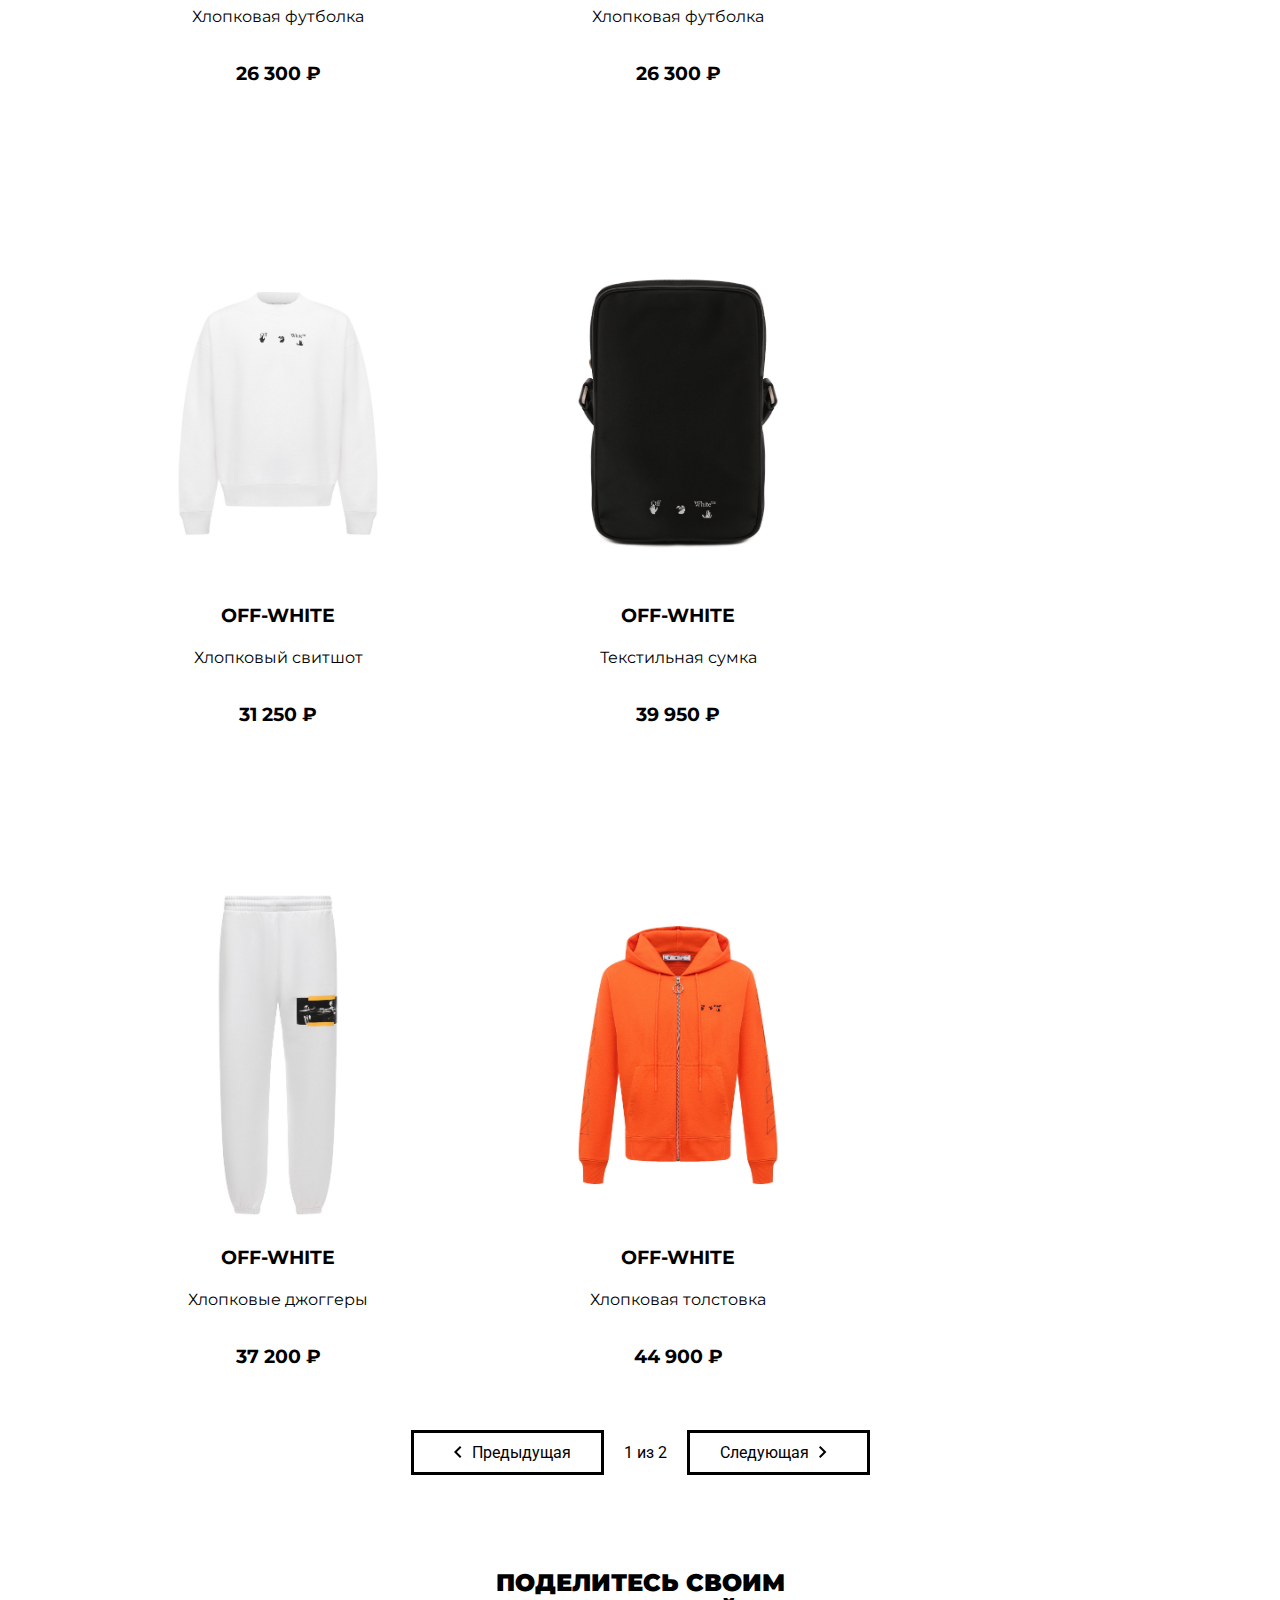
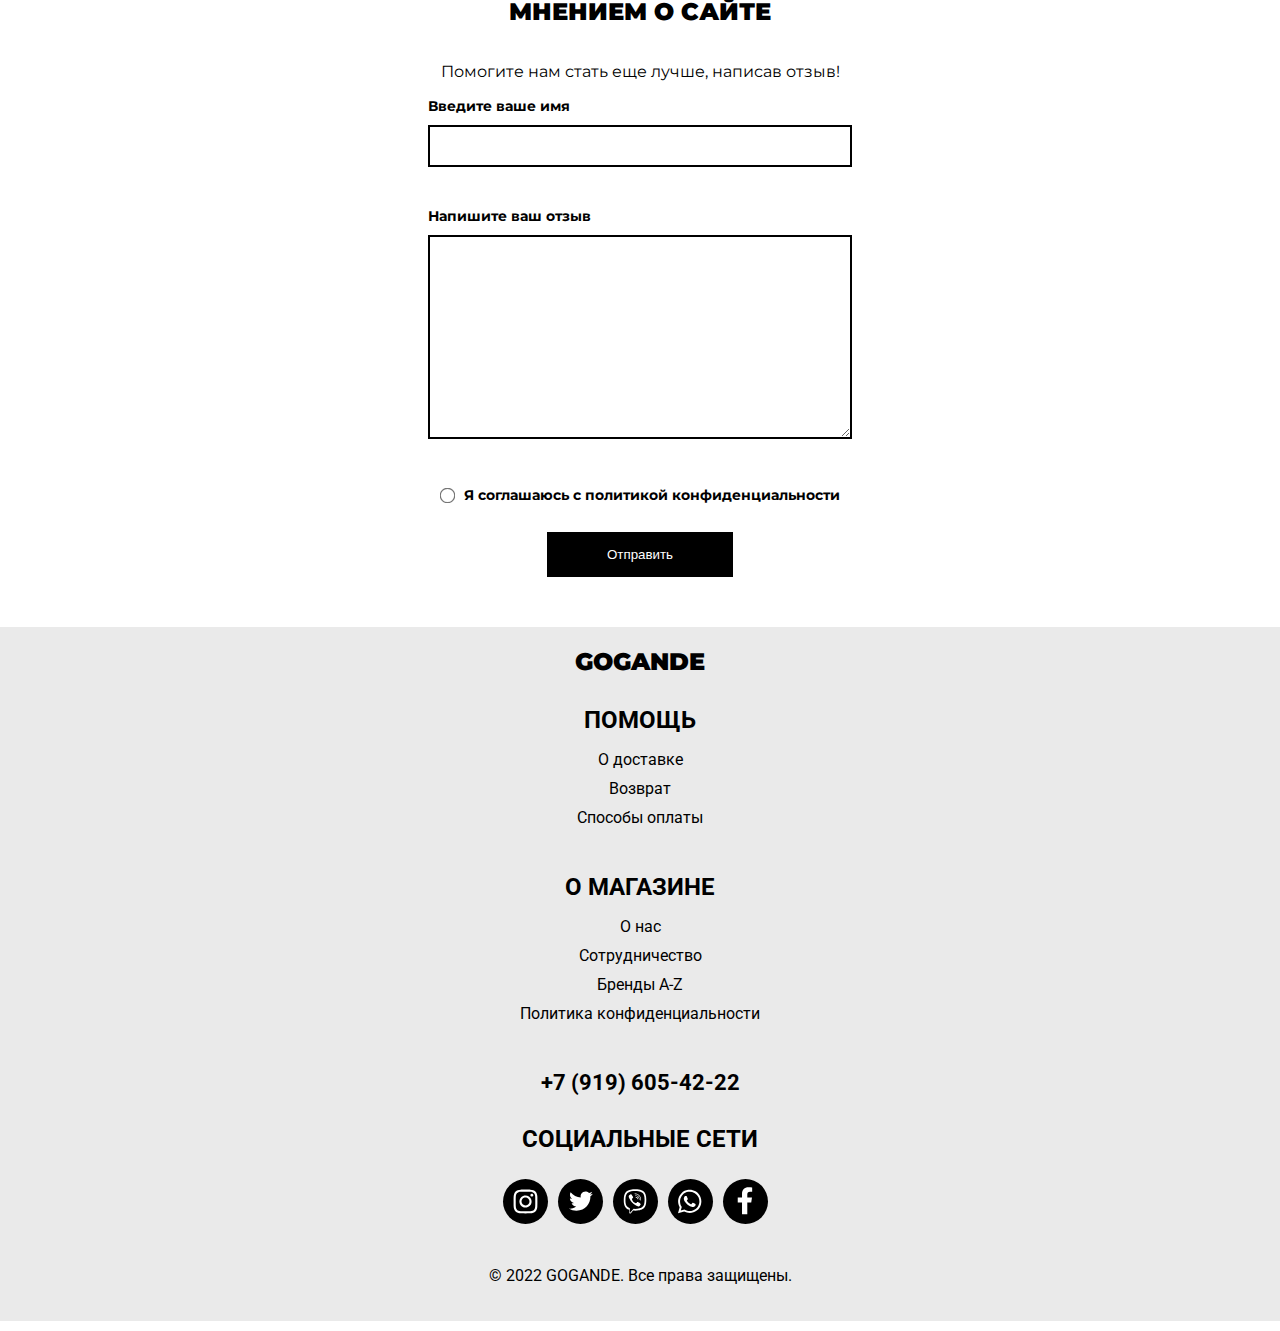
<file: catalog/off-white/off-white_1.html>
<!DOCTYPE html>
<html lang="en">

<head>
    <meta charset="UTF-8">
    <meta http-equiv="X-UA-Compatible" content="IE=edge">
    <meta name="viewport" content="width=device-width, initial-scale=1.0">
    <title>GoGande</title>
    <link rel="stylesheet" href="css/off-white.css">
</head>

<body>
    <header class="header">
        <div class="container">
            <div class="headerInner">
                <nav class="nav">
                    <ul class="list">
                        <li class="elem"><a href="../t-shirts/t-shirt_1.html" class="link">Футболки</a></li>
                        <li class="elem"><a href="../hudi/hudi_1.html" class="link">Худи</a></li>
                        <li class="elem"><a href="../pantalons/pantalon_1.html" class="link">Штаны</a></li>
                        <li class="elem"><a href="../shoes/shoes_1.html" class="link">Кроссовки</a></li>
                    </ul>
                </nav>
                <a href="../../index.html" class="logo">GOGANDE</a>
                <div class="actions">
                    <input type="text" class="search" placeholder="Поиск...">
                    <a href="" class="action"><img src="../../images/profile.svg" alt="profile" class="action__img"></a>
                    <a href="" class="action"><img src="../../images/cart.svg" alt="cart" class="action__img"></a>
                    <a href="" class="action"><img src="../../images/favorite.svg" alt="favorite"
                            class="action__img"></a>
                </div>
            </div>
        </div>
    </header>
    <main class="off-white-header">
        <div class="container">
            <section class="off-white-inner">
                <h1 class="off-white__heading">OFF-WHITE CLOTHES</h1>
                <p class="off-white__text">Это не всегда черное или белое. Off-White определяет серую зону с помощью
                    бросающих вызов традициям дизайнов Вирджила Абло. Футболки и свитера с фирменным мотивом лейбла
                    Arrows, деталями с диагональными полосами и переосмысленными классическими произведениями искусства
                    укрепляют бренд как культурную икону. Завершите образ парой свежих кроссовок Off-White, в том числе
                    Nike x Off-White Ten.</p>
            </section>
        </div>
    </main>
    <section class="catalog">
        <div class="container">
            <ul class="bread">
                <a href="">КАТАЛОГ</a>
                <p>></p>
                <a href="">OFF-WHITE</a>
            </ul>
            <div class="catalogInner">
                <a href="https://wa.me/79196054222?text=Здравствуйте%2C+меня+заинтересовал+товар+под+номером+1+OFF-WHITE" class="card">
                    <img src="images/1.jpg" alt="off-white-elem" class="card__img">
                    <h2 class="card__heading">OFF-WHITE</h2>
                    <p class="card__text">Комбинированные кеды Off-Court 3.0</p>
                    <p class="card__price">47 900 ₽</p>
                </a>
                <a href="https://wa.me/79196054222?text=Здравствуйте%2C+меня+заинтересовал+товар+под+номером+2+OFF-WHITE" class="card">
                    <img src="images/2.jpg" alt="off-white-elem" class="card__img">
                    <h2 class="card__heading">OFF-WHITE</h2>
                    <p class="card__text">Хлопковое худи</p>
                    <p class="card__price">48 800 ₽</p>
                </a>
                <a href="https://wa.me/79196054222?text=Здравствуйте%2C+меня+заинтересовал+товар+под+номером+3+OFF-WHITE" class="card">
                    <img src="images/3.jpg" alt="off-white-elem" class="card__img">
                    <h2 class="card__heading">OFF-WHITE</h2>
                    <p class="card__text">Хлопковая футболка</p>
                    <p class="card__price">26 300 ₽</p>
                </a>
                <a href="https://wa.me/79196054222?text=Здравствуйте%2C+меня+заинтересовал+товар+под+номером+4+OFF-WHITE" class="card">
                    <img src="images/4.jpg" alt="off-white-elem" class="card__img">
                    <h2 class="card__heading">OFF-WHITE</h2>
                    <p class="card__text">Хлопковая футболка</p>
                    <p class="card__price">26 300 ₽</p>
                </a>
                <a href="https://wa.me/79196054222?text=Здравствуйте%2C+меня+заинтересовал+товар+под+номером+5+OFF-WHITE" class="card">
                    <img src="images/5.jpg" alt="off-white-elem" class="card__img">
                    <h2 class="card__heading">OFF-WHITE</h2>
                    <p class="card__text">Хлопковый свитшот</p>
                    <p class="card__price">31 250 ₽</p>
                </a>
                <a href="https://wa.me/79196054222?text=Здравствуйте%2C+меня+заинтересовал+товар+под+номером+6+OFF-WHITE" class="card">
                    <img src="images/6.jpg" alt="off-white-elem" class="card__img">
                    <h2 class="card__heading">OFF-WHITE</h2>
                    <p class="card__text">Текстильная сумка</p>
                    <p class="card__price">39 950 ₽</p>
                </a>
                <a href="https://wa.me/79196054222?text=Здравствуйте%2C+меня+заинтересовал+товар+под+номером+7+OFF-WHITE" class="card">
                    <img src="images/7.jpg" alt="off-white-elem" class="card__img">
                    <h2 class="card__heading">OFF-WHITE</h2>
                    <p class="card__text">Хлопковые джоггеры</p>
                    <p class="card__price">37 200 ₽</p>
                </a>
                <a href="https://wa.me/79196054222?text=Здравствуйте%2C+меня+заинтересовал+товар+под+номером+8+OFF-WHITE" class="card">
                    <img src="images/8.jpg" alt="off-white-elem" class="card__img">
                    <h2 class="card__heading">OFF-WHITE</h2>
                    <p class="card__text">Хлопковая толстовка</p>
                    <p class="card__price">44 900 ₽</p>
                </a>
            </div>
            <div class="carousel">
                <a href="off-white_1.html" class="carousel__left"><img src="../../images/left.svg"> Предыдущая</a>
                <p><span>1</span> из <span>2</span></p>
                <a href="off-white_2.html" class="carousel__right">Следующая <img src="../../images/right.svg"></a>
            </div>
        </div>
    </section>
    <section class="review">
        <div class="container">
            <div class="reviewInner">
                <h2 class="review__heading">ПОДЕЛИТЕСЬ СВОИМ <br> МНЕНИЕМ О САЙТЕ</h2>
                <p class="review__text">Помогите нам стать еще лучше, написав отзыв!</p>
                <form class="review_form form" action="../../server/message.php" method="post">
                    <label class="form__label">
                        Введите ваше имя
                        <input type="text" name="name" required>
                    </label>
                    <label class="form__label">
                        Напишите ваш отзыв
                        <textarea name="message" rows="10" maxlength="300" required></textarea>
                    </label>
                    <div class="form__radio">
                        <input type="radio" class="form__input" id="radio" required>
                        <label for="radio">Я соглашаюсь с политикой конфиденциальности</label>
                    </div>
                    <input class="news3" type="submit" value="Отправить">
                </form>
            </div>
        </div>
    </section>
    <footer class="footer">
        <div class="container">
            <div class="footerInner">
                <div class="footer__help-block help-block">
                    <h2 class="help-block__heading">ПОМОЩЬ</h2>
                    <ul class="footer__help help">
                        <li class="help__elem"><a href="" class="help__link">О доставке</a></li>
                        <li class="help__elem"><a href="" class="help__link">Возврат</a></li>
                        <li class="help__elem"><a href="" class="help__link">Способы оплаты</a></li>
                    </ul>
                </div>
                <div class="footer__about-block about-block">
                    <h2 class="about-block__heading">О МАГАЗИНЕ</h2>
                    <ul class="footer__about about">
                        <li class="about__elem"><a href="" class="about__link">О нас</a></li>
                        <li class="about__elem"><a href="" class="about__link">Сотрудничество</a></li>
                        <li class="about__elem"><a href="" class="about__link">Бренды A-Z</a></li>
                        <li class="about__elem"><a href="../../privacy/privacy.html" class="about__link">Политика
                                конфиденциальности</a></li>
                    </ul>
                </div>
                <a href="/" class="logo">GOGANDE</a>
                <div class="footer__actions">
                    <a href="#" class="footer__phone">+7 (919) 605-42-22</a>
                </div>
                <div class="footer__social-block">
                    <h2 class="footer__social-heading">СОЦИАЛЬНЫЕ СЕТИ</h2>
                    <ul class="footer__social">
                        <li class="social__elem"><a href="https://www.instagram.com/offwiter_/" class="social__link"><img src="../../images/inst.svg"
                                    alt="instagram" class="social__icon"></a></li>
                        <li class="social__elem"><a href="" class="social__link"><img src="../../images/twitter.svg"
                                    alt="twitter" class="social__icon"></a></li>
                        <li class="social__elem"><a href="" class="social__link"><img src="../../images/viber.svg"
                                    alt="viber" class="social__icon"></a></li>
                        <li class="social__elem"><a href="" class="social__link"><img src="../../images/whatsapp.svg"
                                    alt="whatsapp" class="social__icon"></a></li>
                        <li class="social__elem"><a href="" class="social__link"><img src="../../images/facebook.svg"
                                    alt="facebook" class="social__icon"></a></li>
                    </ul>
                </div>
            </div>
            <p class="copyright">© 2022 GOGANDE. Все права защищены.</p>
        </div>
    </footer>
</body>

</html>
</file>
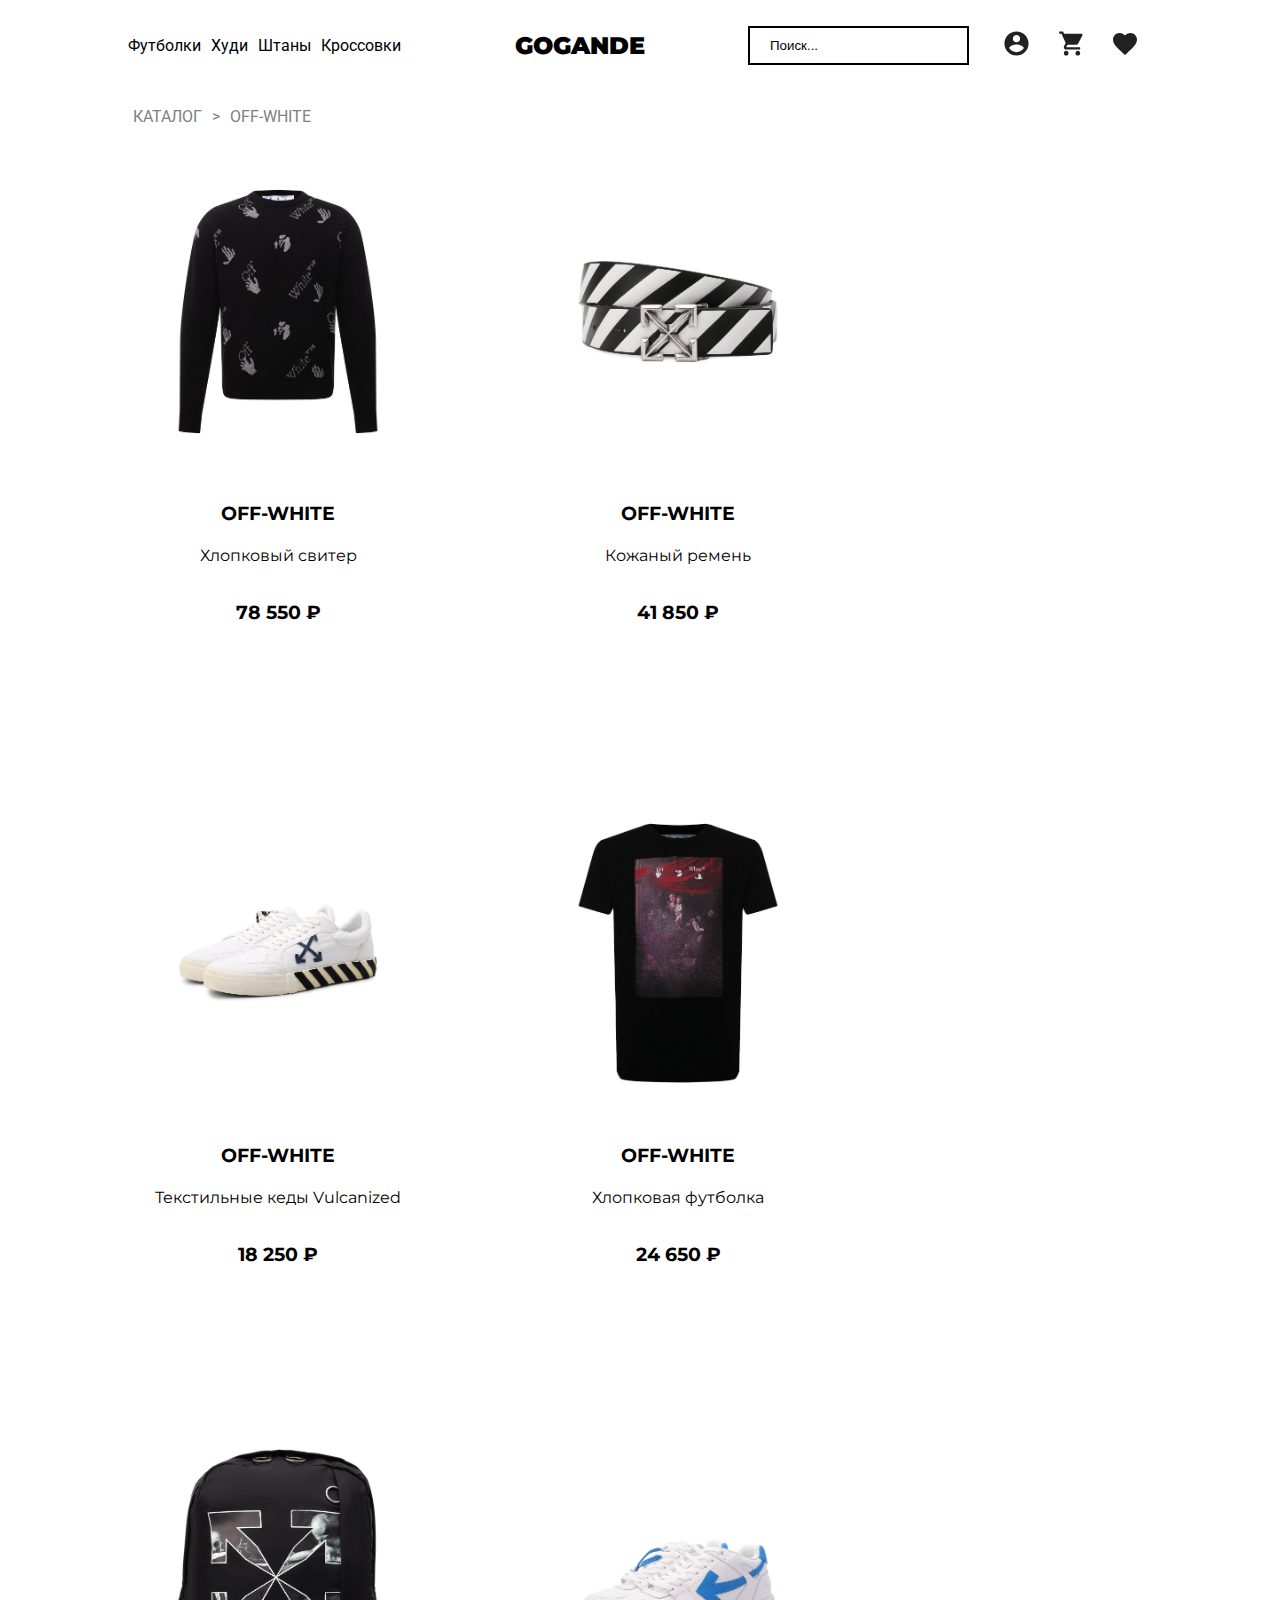
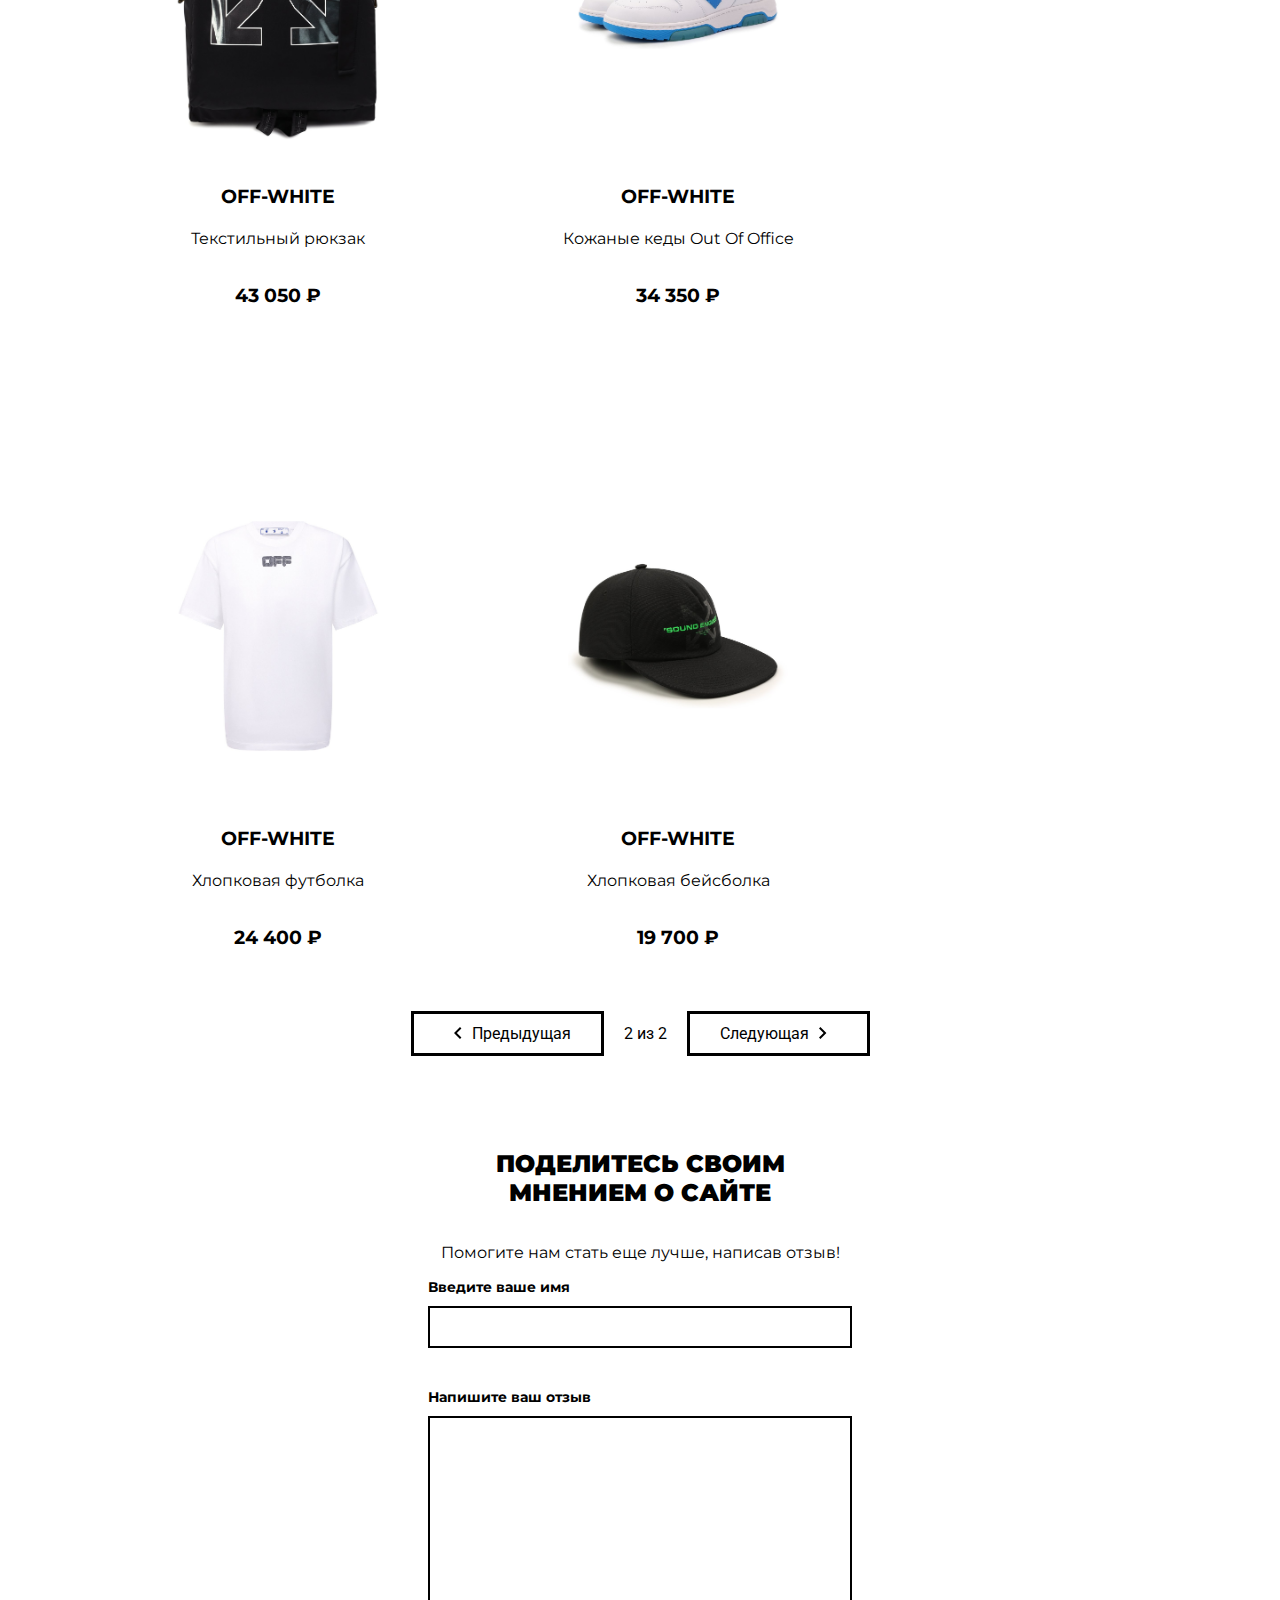
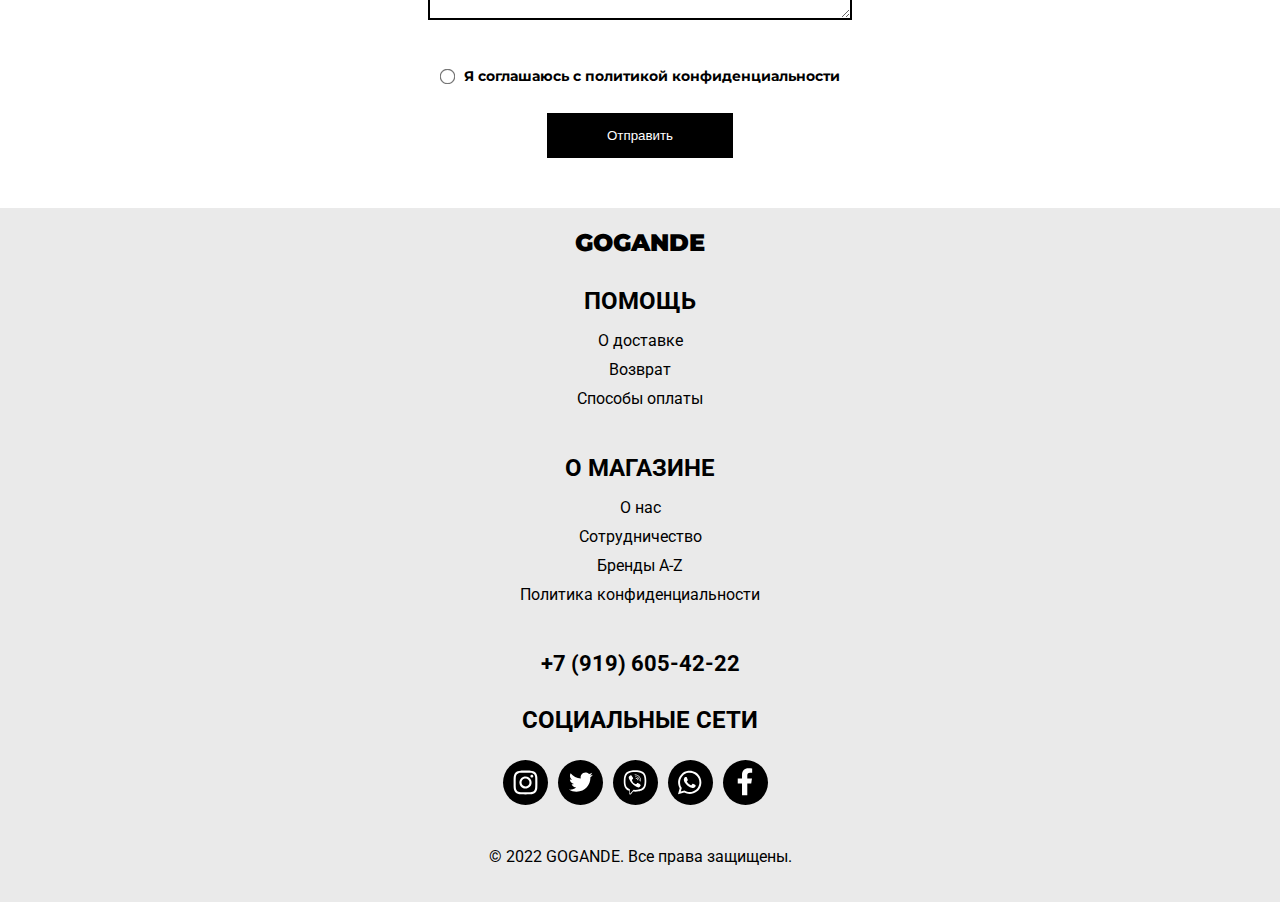
<file: catalog/off-white/off-white_2.html>
<!DOCTYPE html>
<html lang="en">

<head>
    <meta charset="UTF-8">
    <meta http-equiv="X-UA-Compatible" content="IE=edge">
    <meta name="viewport" content="width=device-width, initial-scale=1.0">
    <title>GoGande</title>
    <link rel="stylesheet" href="css/off-white.css">
</head>

<body>
    <header class="header">
        <div class="container">
            <div class="headerInner">
                <nav class="nav">
                    <ul class="list">
                        <li class="elem"><a href="../t-shirts/t-shirt_1.html" class="link">Футболки</a></li>
                        <li class="elem"><a href="../hudi/hudi_1.html" class="link">Худи</a></li>
                        <li class="elem"><a href="../pantalons/pantalon_1.html" class="link">Штаны</a></li>
                        <li class="elem"><a href="../shoes/shoes_1.html" class="link">Кроссовки</a></li>
                    </ul>
                </nav>
                <a href="../../index.html" class="logo">GOGANDE</a>
                <div class="actions">
                    <input type="text" class="search" placeholder="Поиск...">
                    <a href="" class="action"><img src="../../images/profile.svg" alt="profile" class="action__img"></a>
                    <a href="" class="action"><img src="../../images/cart.svg" alt="cart" class="action__img"></a>
                    <a href="" class="action"><img src="../../images/favorite.svg" alt="favorite"
                            class="action__img"></a>
                </div>
            </div>
        </div>
    </header>
    <section class="catalog">
        <div class="container">
            <ul class="bread">
                <a href="">КАТАЛОГ</a>
                <p>></p>
                <a href="">OFF-WHITE</a>
            </ul>
            <div class="catalogInner">
                <a href="https://wa.me/79196054222?text=Здравствуйте%2C+меня+заинтересовал+товар+под+номером+9+OFF-WHITE" class="card">
                    <img src="images/9.jpg" alt="off-white-elem" class="card__img">
                    <h2 class="card__heading">OFF-WHITE</h2>
                    <p class="card__text">Хлопковый свитер</p>
                    <p class="card__price">78 550 ₽</p>
                </a>
                <a href="https://wa.me/79196054222?text=Здравствуйте%2C+меня+заинтересовал+товар+под+номером+10+OFF-WHITE" class="card">
                    <img src="images/10.jpg" alt="off-white-elem" class="card__img">
                    <h2 class="card__heading">OFF-WHITE</h2>
                    <p class="card__text">Кожаный ремень</p>
                    <p class="card__price">41 850 ₽</p>
                </a>
                <a href="https://wa.me/79196054222?text=Здравствуйте%2C+меня+заинтересовал+товар+под+номером+11+OFF-WHITE" class="card">
                    <img src="images/11.jpg" alt="off-white-elem" class="card__img">
                    <h2 class="card__heading">OFF-WHITE</h2>
                    <p class="card__text">Текстильные кеды Vulcanized</p>
                    <p class="card__price">18 250 ₽</p>
                </a>
                <a href="https://wa.me/79196054222?text=Здравствуйте%2C+меня+заинтересовал+товар+под+номером+12+OFF-WHITE" class="card">
                    <img src="images/12.jpg" alt="off-white-elem" class="card__img">
                    <h2 class="card__heading">OFF-WHITE</h2>
                    <p class="card__text">Хлопковая футболка</p>
                    <p class="card__price">24 650 ₽</p>
                </a>
                <a href="https://wa.me/79196054222?text=Здравствуйте%2C+меня+заинтересовал+товар+под+номером+13+OFF-WHITE" class="card">
                    <img src="images/13.jpg" alt="off-white-elem" class="card__img">
                    <h2 class="card__heading">OFF-WHITE</h2>
                    <p class="card__text">Текстильный рюкзак</p>
                    <p class="card__price">43 050 ₽</p>
                </a>
                <a href="https://wa.me/79196054222?text=Здравствуйте%2C+меня+заинтересовал+товар+под+номером+14+OFF-WHITE" class="card">
                    <img src="images/14.jpg" alt="off-white-elem" class="card__img">
                    <h2 class="card__heading">OFF-WHITE</h2>
                    <p class="card__text">Кожаные кеды Out Of Office</p>
                    <p class="card__price">34 350 ₽</p>
                </a>
                <a href="https://wa.me/79196054222?text=Здравствуйте%2C+меня+заинтересовал+товар+под+номером+15+OFF-WHITE" class="card">
                    <img src="images/15.jpg" alt="off-white-elem" class="card__img">
                    <h2 class="card__heading">OFF-WHITE</h2>
                    <p class="card__text">Хлопковая футболка</p>
                    <p class="card__price">24 400 ₽</p>
                </a>
                <a href="https://wa.me/79196054222?text=Здравствуйте%2C+меня+заинтересовал+товар+под+номером+16+OFF-WHITE" class="card">
                    <img src="images/16.jpg" alt="off-white-elem" class="card__img">
                    <h2 class="card__heading">OFF-WHITE</h2>
                    <p class="card__text">Хлопковая бейсболка</p>
                    <p class="card__price">19 700 ₽</p>
                </a>
            </div>
            <div class="carousel">
                <a href="off-white_1.html" class="carousel__left"><img src="../../images/left.svg"> Предыдущая</a>
                <p><span>2</span> из <span>2</span></p>
                <a href="off-white_2.html" class="carousel__right">Следующая <img src="../../images/right.svg"></a>
            </div>
        </div>
    </section>
    <section class="review">
        <div class="container">
            <div class="reviewInner">
                <h2 class="review__heading">ПОДЕЛИТЕСЬ СВОИМ <br> МНЕНИЕМ О САЙТЕ</h2>
                <p class="review__text">Помогите нам стать еще лучше, написав отзыв!</p>
                <form class="review_form form" action="../../server/message.php" method="post">
                    <label class="form__label">
                        Введите ваше имя
                        <input type="text" name="name" required>
                    </label>
                    <label class="form__label">
                        Напишите ваш отзыв
                        <textarea name="message" rows="10" maxlength="300" required></textarea>
                    </label>
                    <div class="form__radio">
                        <input type="radio" class="form__input" id="radio" required>
                        <label for="radio">Я соглашаюсь с политикой конфиденциальности</label>
                    </div>
                    <input class="news3" type="submit" value="Отправить">
                </form>
            </div>
        </div>
    </section>
    <footer class="footer">
        <div class="container">
            <div class="footerInner">
                <div class="footer__help-block help-block">
                    <h2 class="help-block__heading">ПОМОЩЬ</h2>
                    <ul class="footer__help help">
                        <li class="help__elem"><a href="" class="help__link">О доставке</a></li>
                        <li class="help__elem"><a href="" class="help__link">Возврат</a></li>
                        <li class="help__elem"><a href="" class="help__link">Способы оплаты</a></li>
                    </ul>
                </div>
                <div class="footer__about-block about-block">
                    <h2 class="about-block__heading">О МАГАЗИНЕ</h2>
                    <ul class="footer__about about">
                        <li class="about__elem"><a href="" class="about__link">О нас</a></li>
                        <li class="about__elem"><a href="" class="about__link">Сотрудничество</a></li>
                        <li class="about__elem"><a href="" class="about__link">Бренды A-Z</a></li>
                        <li class="about__elem"><a href="../../privacy/privacy.html" class="about__link">Политика
                                конфиденциальности</a></li>
                    </ul>
                </div>
                <a href="/" class="logo">GOGANDE</a>
                <div class="footer__actions">
                    <a href="#" class="footer__phone">+7 (919) 605-42-22</a>
                </div>
                <div class="footer__social-block">
                    <h2 class="footer__social-heading">СОЦИАЛЬНЫЕ СЕТИ</h2>
                    <ul class="footer__social">
                        <li class="social__elem"><a href="https://www.instagram.com/offwiter_/" class="social__link"><img src="../../images/inst.svg"
                                    alt="instagram" class="social__icon"></a></li>
                        <li class="social__elem"><a href="" class="social__link"><img src="../../images/twitter.svg"
                                    alt="twitter" class="social__icon"></a></li>
                        <li class="social__elem"><a href="" class="social__link"><img src="../../images/viber.svg"
                                    alt="viber" class="social__icon"></a></li>
                        <li class="social__elem"><a href="" class="social__link"><img src="../../images/whatsapp.svg"
                                    alt="whatsapp" class="social__icon"></a></li>
                        <li class="social__elem"><a href="" class="social__link"><img src="../../images/facebook.svg"
                                    alt="facebook" class="social__icon"></a></li>
                    </ul>
                </div>
            </div>
            <p class="copyright">© 2022 GOGANDE. Все права защищены.</p>
        </div>
    </footer>
</body>

</html>
</file>
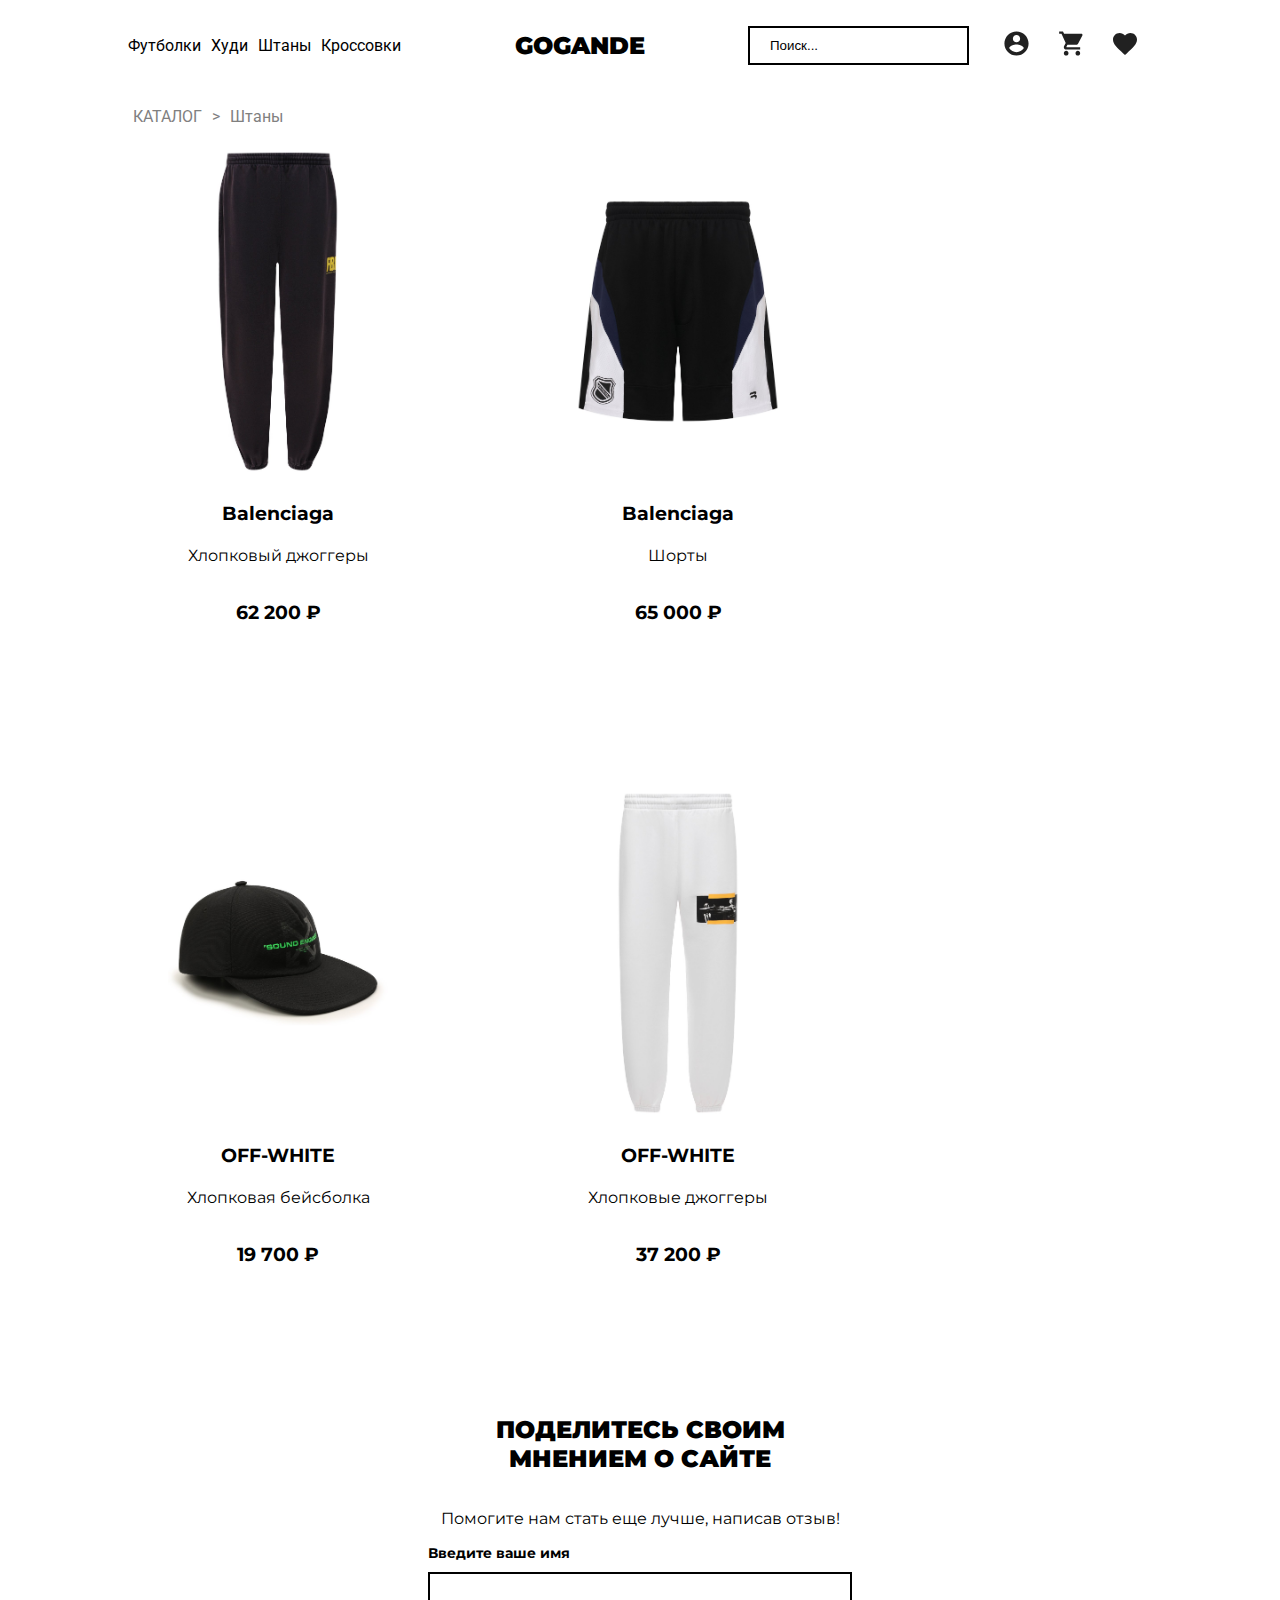
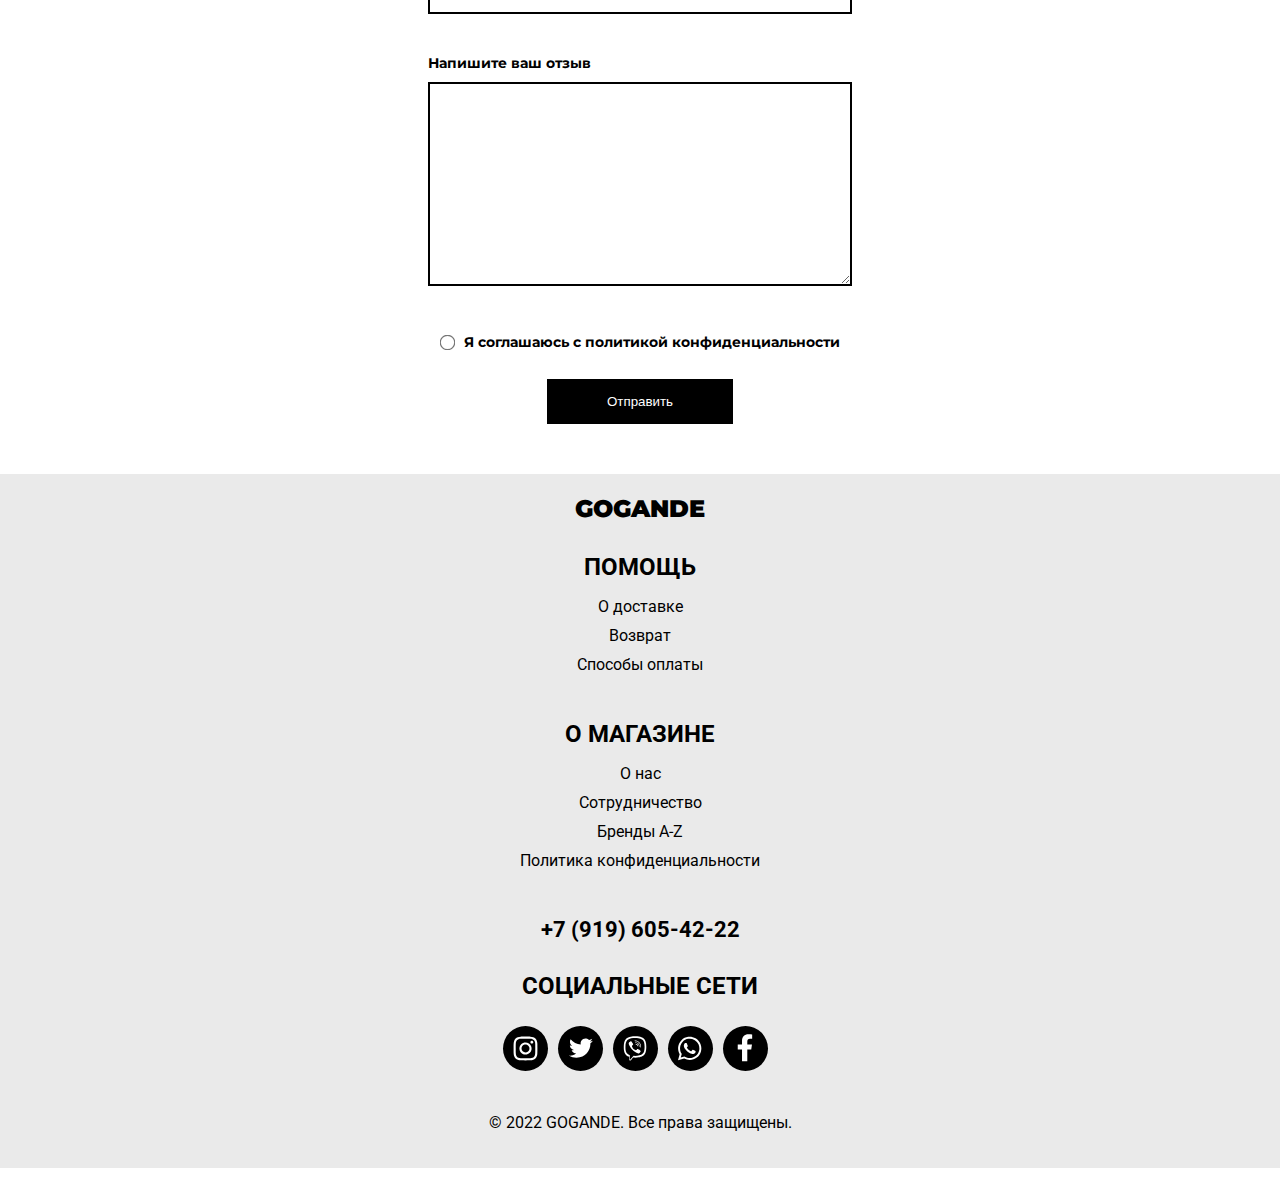
<file: catalog/pantalons/pantalon_1.html>
<!DOCTYPE html>
<html lang="en">

<head>
    <meta charset="UTF-8">
    <meta http-equiv="X-UA-Compatible" content="IE=edge">
    <meta name="viewport" content="width=device-width, initial-scale=1.0">
    <title>GoGande</title>
    <link rel="stylesheet" href="css/pantalon.css">
</head>

<body>
    <header class="header">
        <div class="container">
            <div class="headerInner">
                <nav class="nav">
                    <ul class="list">
                        <li class="elem"><a href="../t-shirts/t-shirt_1.html" class="link">Футболки</a></li>
                        <li class="elem"><a href="../hudi/hudi_1.html" class="link">Худи</a></li>
                        <li class="elem"><a href="../pantalons/pantalon_1.html" class="link">Штаны</a></li>
                        <li class="elem"><a href="../shoes/shoes_1.html" class="link">Кроссовки</a></li>
                    </ul>
                </nav>
                <a href="../../index.html" class="logo">GOGANDE</a>
                <div class="actions">
                    <input type="text" class="search" placeholder="Поиск...">
                    <a href="" class="action"><img src="../../images/profile.svg" alt="profile" class="action__img"></a>
                    <a href="" class="action"><img src="../../images/cart.svg" alt="cart" class="action__img"></a>
                    <a href="" class="action"><img src="../../images/favorite.svg" alt="favorite"
                            class="action__img"></a>
                </div>
            </div>
        </div>
    </header>
    <section class="catalog">
        <div class="container">
            <ul class="bread">
                <a href="/">КАТАЛОГ</a>
                <p>></p>
                <a href="pantalon_1.html">Штаны</a>
            </ul>
            <div class="catalogInner">
                <a href="https://wa.me/79196054222?text=Здравствуйте%2C+меня+заинтересовал+товар+под+номером+2+Balenciaga" class="card">
                    <img src="images/1.jpg" alt="off-white-elem" class="card__img">
                    <h2 class="card__heading">Balenciaga</h2>
                    <p class="card__text">Хлопковый джоггеры</p>
                    <p class="card__price">62 200 ₽</p>
                </a>
                <a href="https://wa.me/79196054222?text=Здравствуйте%2C+меня+заинтересовал+товар+под+номером+9+Balenciaga" class="card">
                    <img src="images/2.jpg" alt="off-white-elem" class="card__img">
                    <h2 class="card__heading">Balenciaga</h2>
                    <p class="card__text">Шорты</p>
                    <p class="card__price">65 000 ₽</p>
                </a>
                <a href="https://wa.me/79196054222?text=Здравствуйте%2C+меня+заинтересовал+товар+под+номером+14+Balenciaga" class="card">
                    <img src="images/3.jpg" alt="off-white-elem" class="card__img">
                    <h2 class="card__heading">OFF-WHITE</h2>
                    <p class="card__text">Хлопковая бейсболка</p>
                    <p class="card__price">19 700 ₽</p>
                </a>
                <a href="https://wa.me/79196054222?text=Здравствуйте%2C+меня+заинтересовал+товар+под+номером+7+Balenciaga" class="card">
                    <img src="../off-white/images/7.jpg" alt="off-white-elem" class="card__img">
                    <h2 class="card__heading">OFF-WHITE</h2>
                    <p class="card__text">Хлопковые джоггеры</p>
                    <p class="card__price">37 200 ₽</p>
                </a>
            </div>
    </section>
    <section class="review">
        <div class="container">
            <div class="reviewInner">
                <h2 class="review__heading">ПОДЕЛИТЕСЬ СВОИМ <br> МНЕНИЕМ О САЙТЕ</h2>
                <p class="review__text">Помогите нам стать еще лучше, написав отзыв!</p>
                <form class="review_form form" action="../../server/message.php" method="post">
                    <label class="form__label">
                        Введите ваше имя
                        <input type="text" name="name" required>
                    </label>
                    <label class="form__label">
                        Напишите ваш отзыв
                        <textarea name="message" rows="10" maxlength="300" required></textarea>
                    </label>
                    <div class="form__radio">
                        <input type="radio" class="form__input" id="radio" required>
                        <label for="radio">Я соглашаюсь с политикой конфиденциальности</label>
                    </div>
                    <input class="news3" type="submit" value="Отправить">
                </form>
            </div>
        </div>
    </section>
    <footer class="footer">
        <div class="container">
            <div class="footerInner">
                <div class="footer__help-block help-block">
                    <h2 class="help-block__heading">ПОМОЩЬ</h2>
                    <ul class="footer__help help">
                        <li class="help__elem"><a href="" class="help__link">О доставке</a></li>
                        <li class="help__elem"><a href="" class="help__link">Возврат</a></li>
                        <li class="help__elem"><a href="" class="help__link">Способы оплаты</a></li>
                    </ul>
                </div>
                <div class="footer__about-block about-block">
                    <h2 class="about-block__heading">О МАГАЗИНЕ</h2>
                    <ul class="footer__about about">
                        <li class="about__elem"><a href="" class="about__link">О нас</a></li>
                        <li class="about__elem"><a href="" class="about__link">Сотрудничество</a></li>
                        <li class="about__elem"><a href="" class="about__link">Бренды A-Z</a></li>
                        <li class="about__elem"><a href="../../privacy/privacy.html" class="about__link">Политика
                                конфиденциальности</a></li>
                    </ul>
                </div>
                <a href="/" class="logo">GOGANDE</a>
                <div class="footer__actions">
                    <a href="#" class="footer__phone">+7 (919) 605-42-22</a>
                </div>
                <div class="footer__social-block">
                    <h2 class="footer__social-heading">СОЦИАЛЬНЫЕ СЕТИ</h2>
                    <ul class="footer__social">
                        <li class="social__elem"><a href="https://www.instagram.com/offwiter_/" class="social__link"><img src="../../images/inst.svg"
                                    alt="instagram" class="social__icon"></a></li>
                        <li class="social__elem"><a href="" class="social__link"><img src="../../images/twitter.svg"
                                    alt="twitter" class="social__icon"></a></li>
                        <li class="social__elem"><a href="" class="social__link"><img src="../../images/viber.svg"
                                    alt="viber" class="social__icon"></a></li>
                        <li class="social__elem"><a href="" class="social__link"><img src="../../images/whatsapp.svg"
                                    alt="whatsapp" class="social__icon"></a></li>
                        <li class="social__elem"><a href="" class="social__link"><img src="../../images/facebook.svg"
                                    alt="facebook" class="social__icon"></a></li>
                    </ul>
                </div>
            </div>
            <p class="copyright">© 2022 GOGANDE. Все права защищены.</p>
        </div>
    </footer>
</body>

</html>
</file>
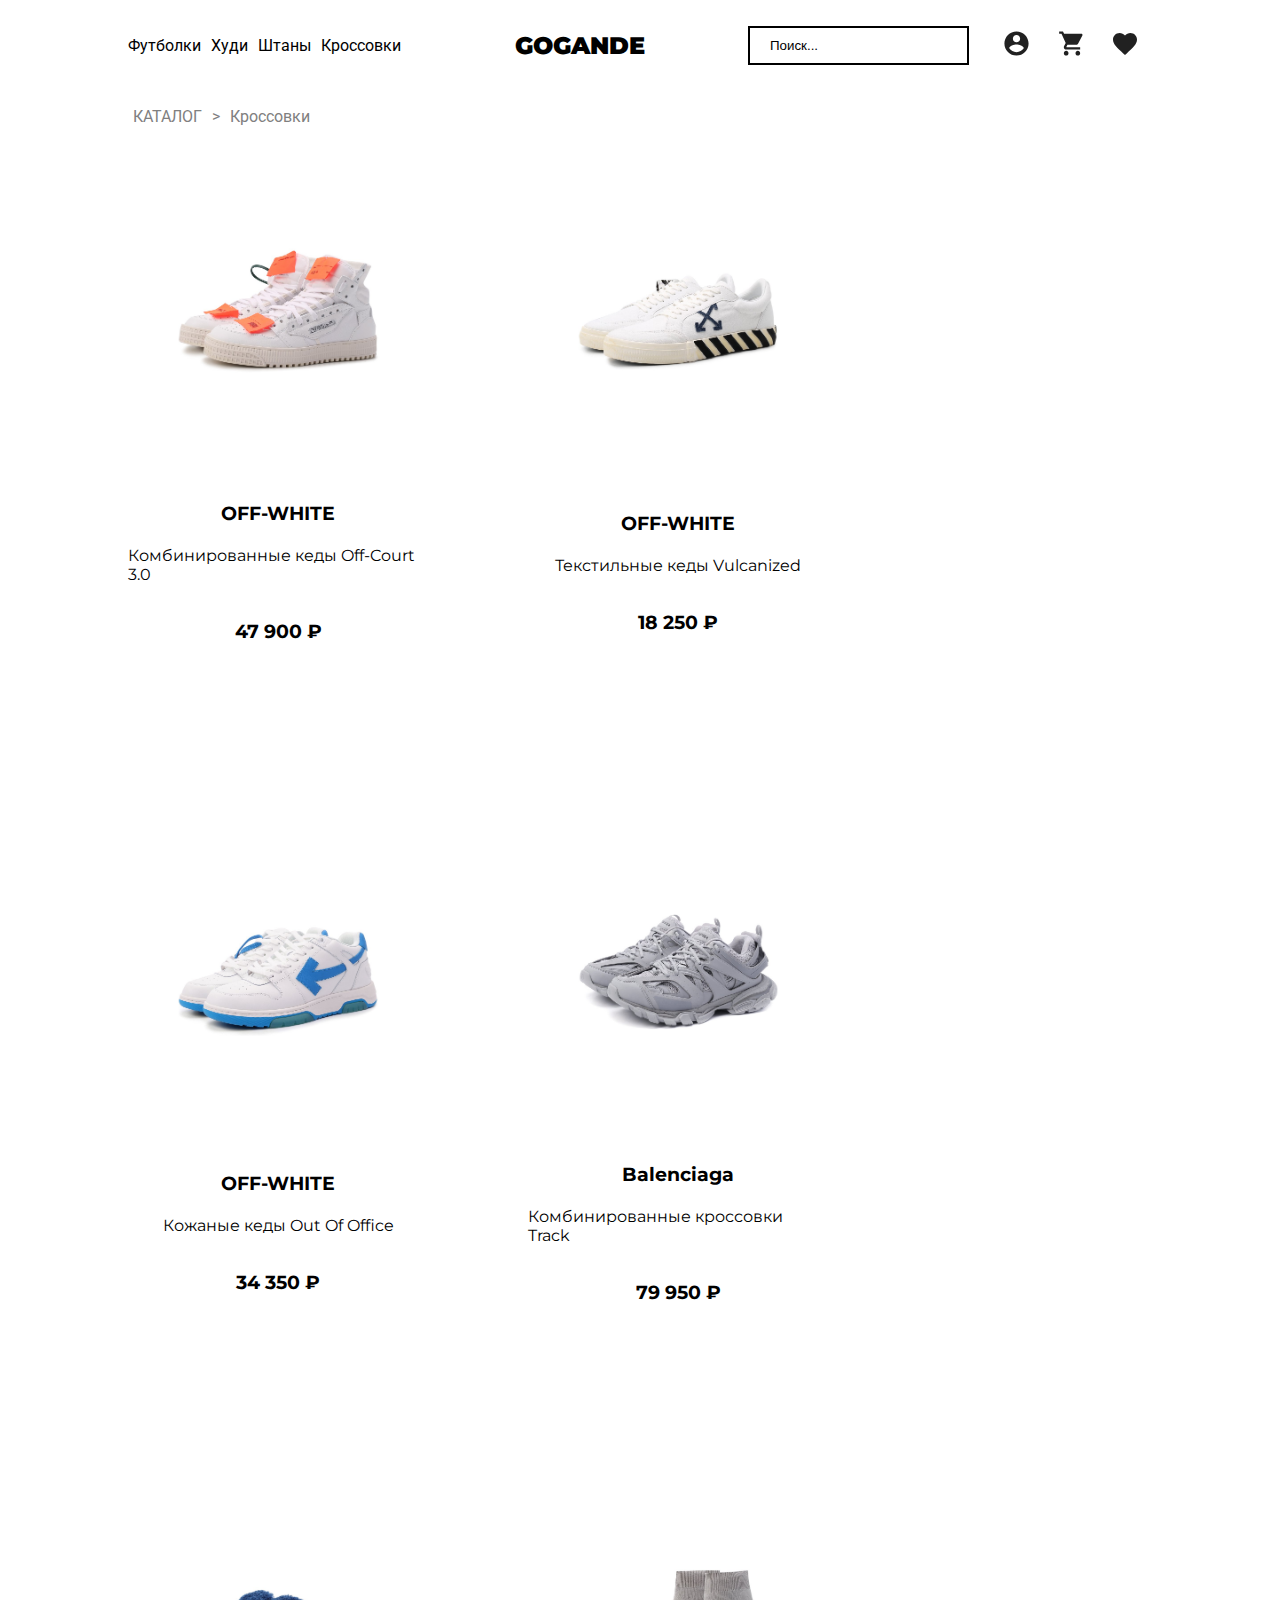
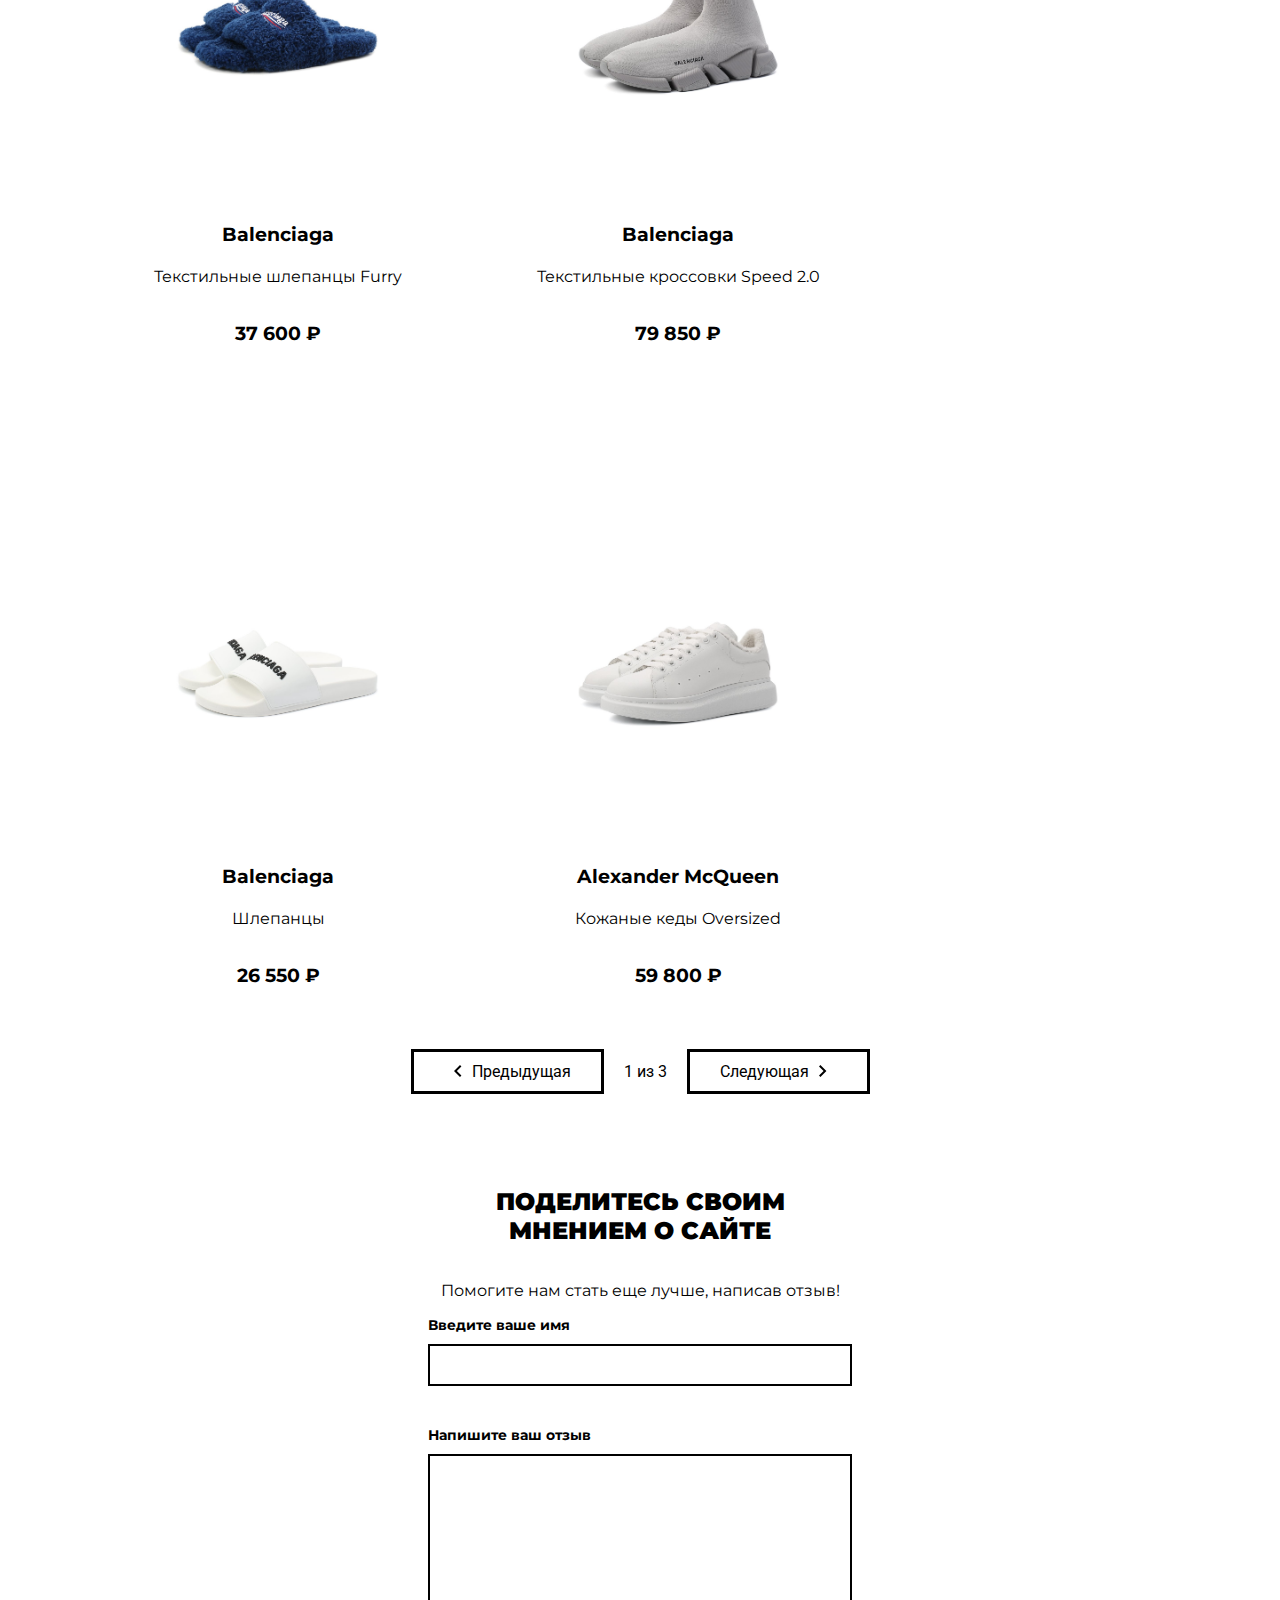
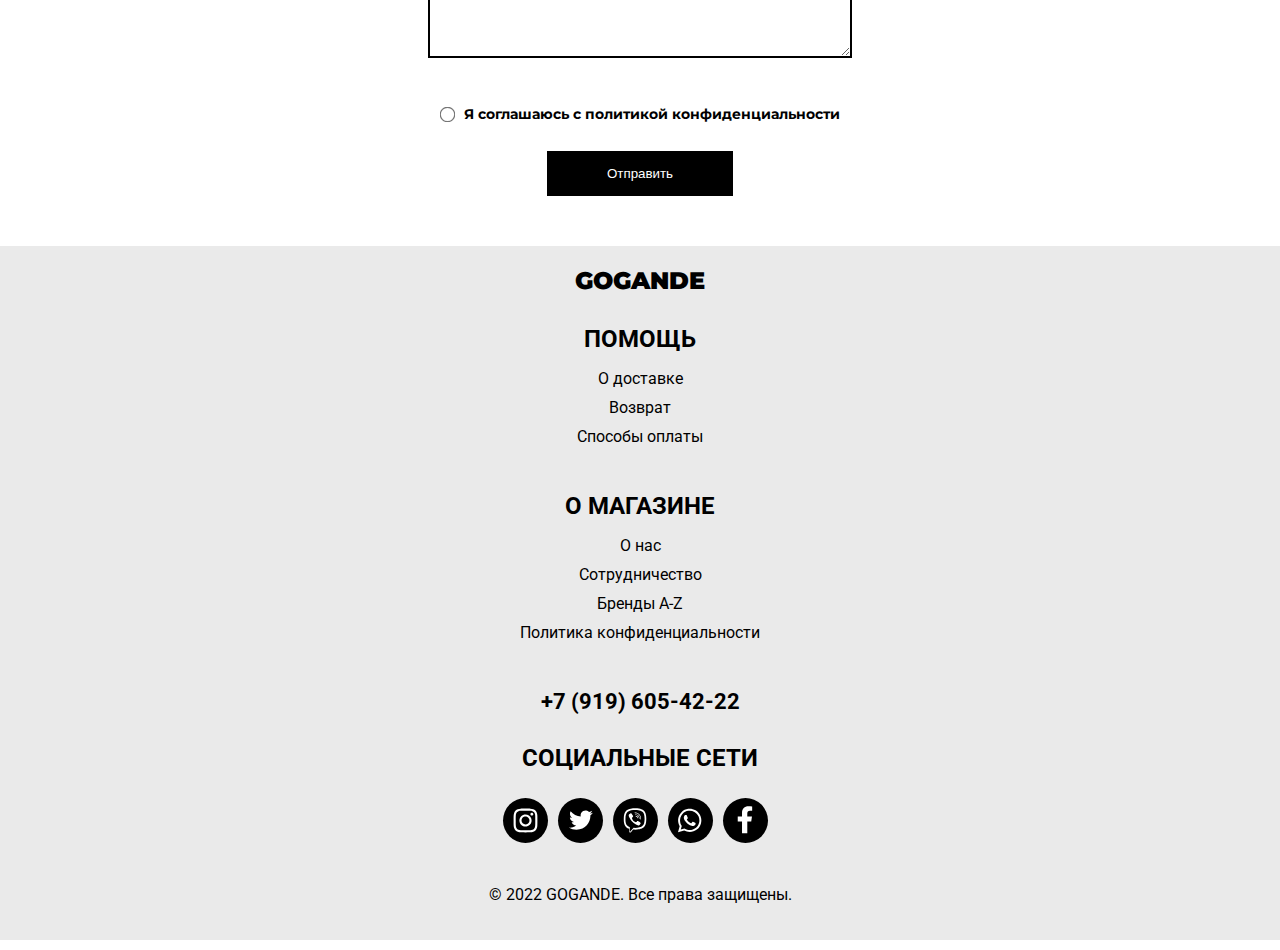
<file: catalog/shoes/shoes_1.html>
<!DOCTYPE html>
<html lang="en">

<head>
    <meta charset="UTF-8">
    <meta http-equiv="X-UA-Compatible" content="IE=edge">
    <meta name="viewport" content="width=device-width, initial-scale=1.0">
    <title>GoGande</title>
    <link rel="stylesheet" href="css/shoes.css">
</head>

<body>
    <header class="header">
        <div class="container">
            <div class="headerInner">
                <nav class="nav">
                    <ul class="list">
                        <li class="elem"><a href="../t-shirts/t-shirt_1.html" class="link">Футболки</a></li>
                        <li class="elem"><a href="../hudi/hudi_1.html" class="link">Худи</a></li>
                        <li class="elem"><a href="../pantalons/pantalon_1.html" class="link">Штаны</a></li>
                        <li class="elem"><a href="../shoes/shoes_1.html" class="link">Кроссовки</a></li>
                    </ul>
                </nav>
                <a href="../../index.html" class="logo">GOGANDE</a>
                <div class="actions">
                    <input type="text" class="search" placeholder="Поиск...">
                    <a href="" class="action"><img src="../../images/profile.svg" alt="profile" class="action__img"></a>
                    <a href="" class="action"><img src="../../images/cart.svg" alt="cart" class="action__img"></a>
                    <a href="" class="action"><img src="../../images/favorite.svg" alt="favorite"
                            class="action__img"></a>
                </div>
            </div>
        </div>
    </header>
    <section class="catalog">
        <div class="container">
            <ul class="bread">
                <a href="/">КАТАЛОГ</a>
                <p>></p>
                <a href="shoes_1.html">Кроссовки</a>
            </ul>
            <div class="catalogInner">
                <a href="https://wa.me/79196054222?text=Здравствуйте%2C+меня+заинтересовал+товар+под+номером+1+OFF-WHITE" class="card">
                    <img src="../off-white/images/1.jpg" alt="off-white-elem" class="card__img">
                    <h2 class="card__heading">OFF-WHITE</h2>
                    <p class="card__text">Комбинированные кеды Off-Court 3.0</p>
                    <p class="card__price">47 900 ₽</p>
                </a>
                <a href="https://wa.me/79196054222?text=Здравствуйте%2C+меня+заинтересовал+товар+под+номером+11+OFF-WHITE" class="card">
                    <img src="../off-white/images/11.jpg" alt="off-white-elem" class="card__img">
                    <h2 class="card__heading">OFF-WHITE</h2>
                    <p class="card__text">Текстильные кеды Vulcanized</p>
                    <p class="card__price">18 250 ₽</p>
                </a>
                <a href="https://wa.me/79196054222?text=Здравствуйте%2C+меня+заинтересовал+товар+под+номером+14+OFF-WHITE" class="card">
                    <img src="../off-white/images/14.jpg" alt="off-white-elem" class="card__img">
                    <h2 class="card__heading">OFF-WHITE</h2>
                    <p class="card__text">Кожаные кеды Out Of Office</p>
                    <p class="card__price">34 350 ₽</p>
                </a>
                <a href="https://wa.me/79196054222?text=Здравствуйте%2C+меня+заинтересовал+товар+под+номером+7+Balenciaga" class="card">
                    <img src="../balenciaga/images/7.jpg" alt="off-white-elem" class="card__img">
                    <h2 class="card__heading">Balenciaga</h2>
                    <p class="card__text">Комбинированные кроссовки Track</p>
                    <p class="card__price">79 950 ₽</p>
                </a>
                <a href="https://wa.me/79196054222?text=Здравствуйте%2C+меня+заинтересовал+товар+под+номером+8+Balenciaga" class="card">
                    <img src="../balenciaga/images/8.jpg" alt="off-white-elem" class="card__img">
                    <h2 class="card__heading">Balenciaga</h2>
                    <p class="card__text">Текстильные шлепанцы Furry</p>
                    <p class="card__price">37 600 ₽</p>
                </a>
                <a href="https://wa.me/79196054222?text=Здравствуйте%2C+меня+заинтересовал+товар+под+номером+12+Balenciaga" class="card">
                    <img src="../balenciaga/images/12.jpg" alt="off-white-elem" class="card__img">
                    <h2 class="card__heading">Balenciaga</h2>
                    <p class="card__text">Текстильные кроссовки Speed 2.0</p>
                    <p class="card__price">79 850 ₽</p>
                </a>
                <a href="https://wa.me/79196054222?text=Здравствуйте%2C+меня+заинтересовал+товар+под+номером+13+Balenciaga" class="card">
                    <img src="../balenciaga/images/13.jpg" alt="off-white-elem" class="card__img">
                    <h2 class="card__heading">Balenciaga</h2>
                    <p class="card__text">Шлепанцы</p>
                    <p class="card__price">26 550 ₽</p>
                </a>
                <a href="https://wa.me/79196054222?text=Здравствуйте%2C+меня+заинтересовал+товар+под+номером+1+Alexander McQueen"
                    class="card">
                    <img src="../alexander/images/1.jpg" alt="off-white-elem" class="card__img">
                    <h2 class="card__heading"> Alexander McQueen</h2>
                    <p class="card__text">Кожаные кеды Oversized</p>
                    <p class="card__price">59 800 ₽</p>
                </a>
            </div>
            <div class="carousel">
                <a href="shoes_1.html" class="carousel__left"><img src="../../images/left.svg">
                    Предыдущая</a>
                <p><span>1</span> из <span>3</span></p>
                <a href="shoes_2.html" class="carousel__right">Следующая <img src="../../images/right.svg"></a>
            </div>
        </div>
    </section>
    <section class="review">
        <div class="container">
            <div class="reviewInner">
                <h2 class="review__heading">ПОДЕЛИТЕСЬ СВОИМ <br> МНЕНИЕМ О САЙТЕ</h2>
                <p class="review__text">Помогите нам стать еще лучше, написав отзыв!</p>
                <form class="review_form form" action="../../server/message.php" method="post">
                    <label class="form__label">
                        Введите ваше имя
                        <input type="text" name="name" required>
                    </label>
                    <label class="form__label">
                        Напишите ваш отзыв
                        <textarea name="message" rows="10" maxlength="300" required></textarea>
                    </label>
                    <div class="form__radio">
                        <input type="radio" class="form__input" id="radio" required>
                        <label for="radio">Я соглашаюсь с политикой конфиденциальности</label>
                    </div>
                    <input class="news3" type="submit" value="Отправить">
                </form>
            </div>
        </div>
    </section>
    <footer class="footer">
        <div class="container">
            <div class="footerInner">
                <div class="footer__help-block help-block">
                    <h2 class="help-block__heading">ПОМОЩЬ</h2>
                    <ul class="footer__help help">
                        <li class="help__elem"><a href="" class="help__link">О доставке</a></li>
                        <li class="help__elem"><a href="" class="help__link">Возврат</a></li>
                        <li class="help__elem"><a href="" class="help__link">Способы оплаты</a></li>
                    </ul>
                </div>
                <div class="footer__about-block about-block">
                    <h2 class="about-block__heading">О МАГАЗИНЕ</h2>
                    <ul class="footer__about about">
                        <li class="about__elem"><a href="" class="about__link">О нас</a></li>
                        <li class="about__elem"><a href="" class="about__link">Сотрудничество</a></li>
                        <li class="about__elem"><a href="" class="about__link">Бренды A-Z</a></li>
                        <li class="about__elem"><a href="../../privacy/privacy.html" class="about__link">Политика
                                конфиденциальности</a></li>
                    </ul>
                </div>
                <a href="/" class="logo">GOGANDE</a>
                <div class="footer__actions">
                    <a href="#" class="footer__phone">+7 (919) 605-42-22</a>
                </div>
                <div class="footer__social-block">
                    <h2 class="footer__social-heading">СОЦИАЛЬНЫЕ СЕТИ</h2>
                    <ul class="footer__social">
                        <li class="social__elem"><a href="https://www.instagram.com/offwiter_/" class="social__link"><img src="../../images/inst.svg"
                                    alt="instagram" class="social__icon"></a></li>
                        <li class="social__elem"><a href="" class="social__link"><img src="../../images/twitter.svg"
                                    alt="twitter" class="social__icon"></a></li>
                        <li class="social__elem"><a href="" class="social__link"><img src="../../images/viber.svg"
                                    alt="viber" class="social__icon"></a></li>
                        <li class="social__elem"><a href="" class="social__link"><img src="../../images/whatsapp.svg"
                                    alt="whatsapp" class="social__icon"></a></li>
                        <li class="social__elem"><a href="" class="social__link"><img src="../../images/facebook.svg"
                                    alt="facebook" class="social__icon"></a></li>
                    </ul>
                </div>
            </div>
            <p class="copyright">© 2022 GOGANDE. Все права защищены.</p>
        </div>
    </footer>
</body>

</html>
</file>
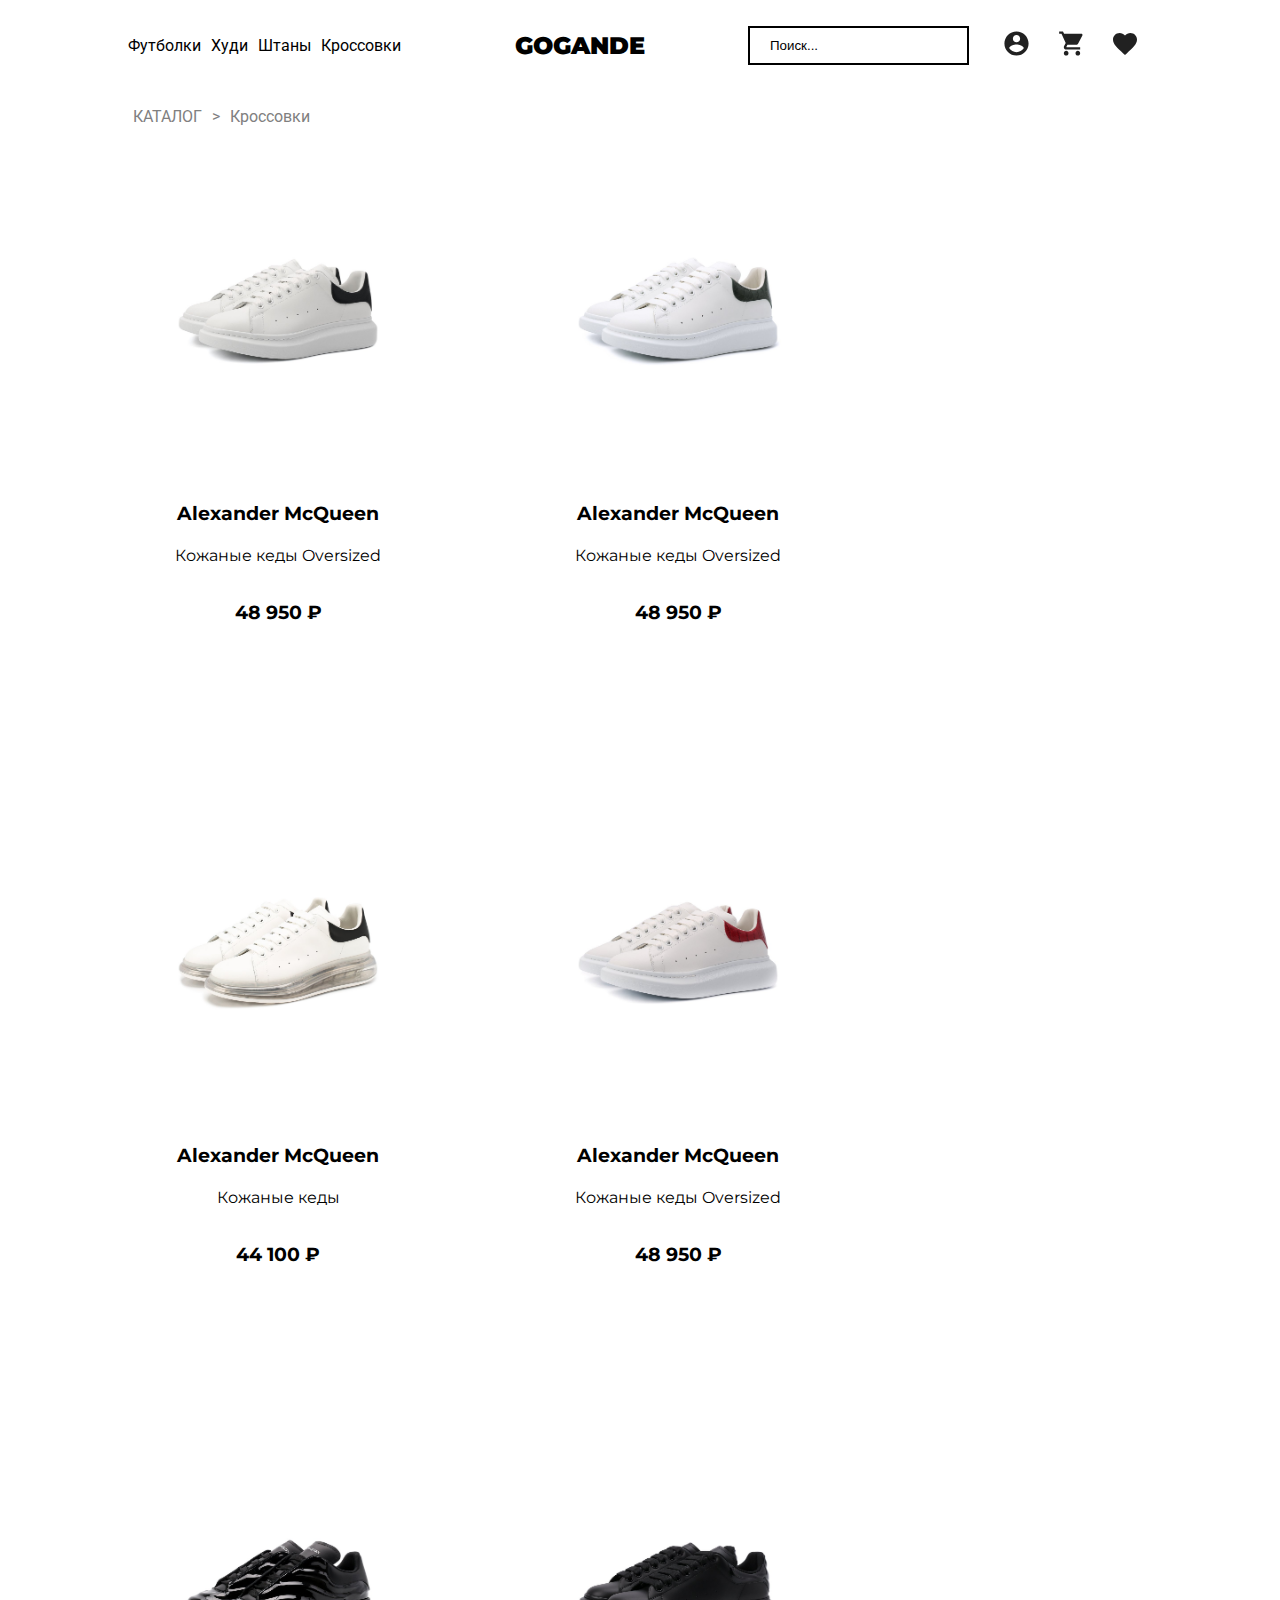
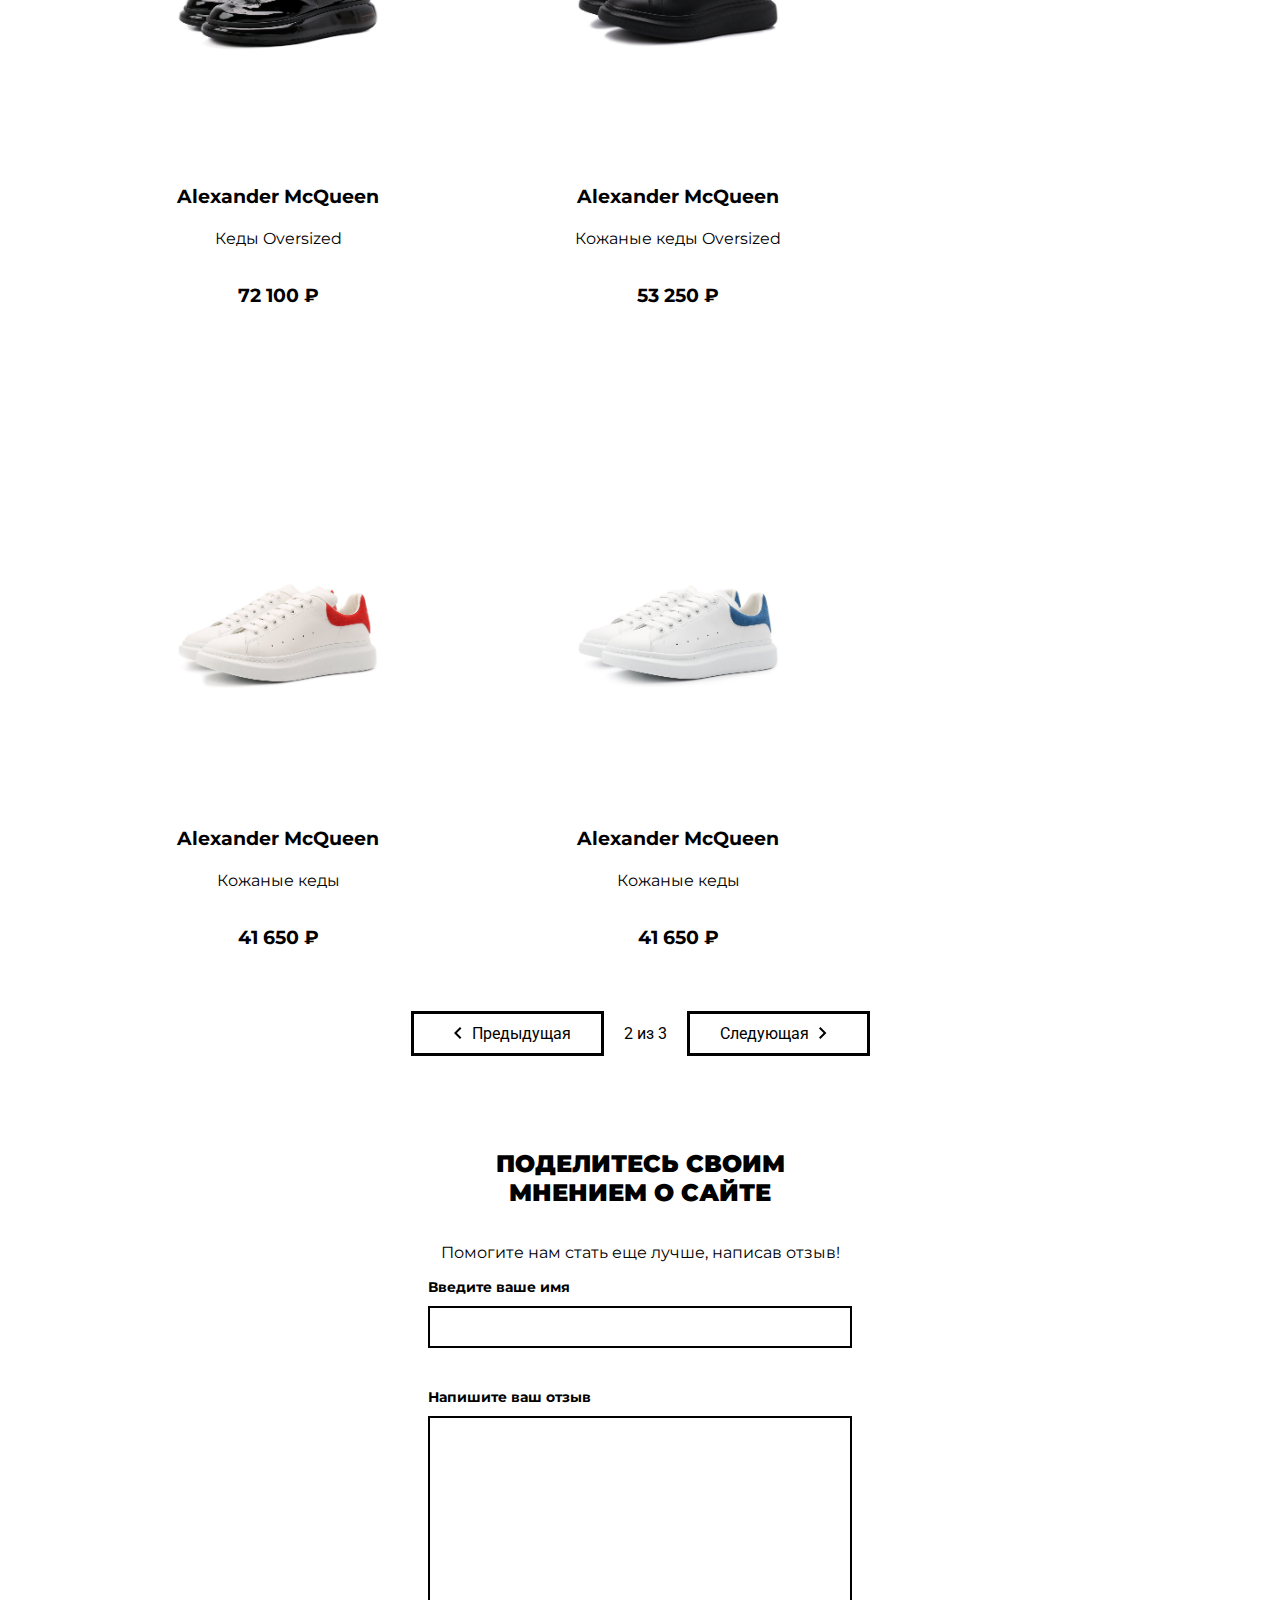
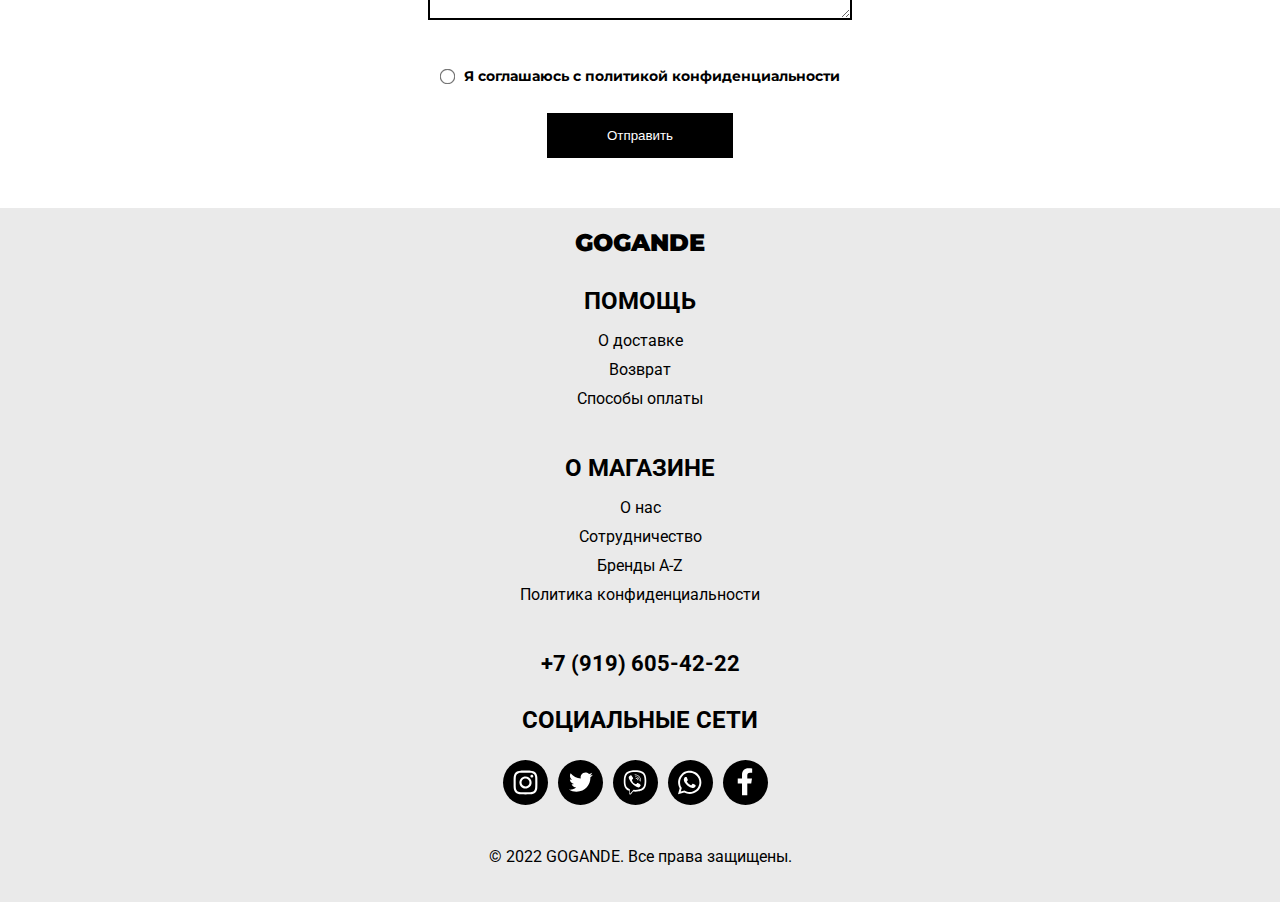
<file: catalog/shoes/shoes_2.html>
<!DOCTYPE html>
<html lang="en">

<head>
    <meta charset="UTF-8">
    <meta http-equiv="X-UA-Compatible" content="IE=edge">
    <meta name="viewport" content="width=device-width, initial-scale=1.0">
    <title>GoGande</title>
    <link rel="stylesheet" href="css/shoes.css">
</head>

<body>
    <header class="header">
        <div class="container">
            <div class="headerInner">
                <nav class="nav">
                    <ul class="list">
                        <li class="elem"><a href="../t-shirts/t-shirt_1.html" class="link">Футболки</a></li>
                        <li class="elem"><a href="../hudi/hudi_1.html" class="link">Худи</a></li>
                        <li class="elem"><a href="../pantalons/pantalon_1.html" class="link">Штаны</a></li>
                        <li class="elem"><a href="../shoes/shoes_1.html" class="link">Кроссовки</a></li>
                    </ul>
                </nav>
                <a href="../../index.html" class="logo">GOGANDE</a>
                <div class="actions">
                    <input type="text" class="search" placeholder="Поиск...">
                    <a href="" class="action"><img src="../../images/profile.svg" alt="profile" class="action__img"></a>
                    <a href="" class="action"><img src="../../images/cart.svg" alt="cart" class="action__img"></a>
                    <a href="" class="action"><img src="../../images/favorite.svg" alt="favorite"
                            class="action__img"></a>
                </div>
            </div>
        </div>
    </header>
    <section class="catalog">
        <div class="container">
            <ul class="bread">
                <a href="/">КАТАЛОГ</a>
                <p>></p>
                <a href="shoes_1.html">Кроссовки</a>
            </ul>
            <div class="catalogInner">
                <a href="https://wa.me/79196054222?text=Здравствуйте%2C+меня+заинтересовал+товар+под+номером+2+Alexander McQueen"
                    class="card">
                    <img src="../alexander/images/2.jpg" alt="off-white-elem" class="card__img">
                    <h2 class="card__heading"> Alexander McQueen</h2>
                    <p class="card__text">Кожаные кеды Oversized</p>
                    <p class="card__price">48 950 ₽</p>
                </a>
                <a href="https://wa.me/79196054222?text=Здравствуйте%2C+меня+заинтересовал+товар+под+номером+3+Alexander McQueen"
                    class="card">
                    <img src="../alexander/images/3.jpg" alt="off-white-elem" class="card__img">
                    <h2 class="card__heading"> Alexander McQueen</h2>
                    <p class="card__text">Кожаные кеды Oversized</p>
                    <p class="card__price">48 950 ₽</p>
                </a>
                <a href="https://wa.me/79196054222?text=Здравствуйте%2C+меня+заинтересовал+товар+под+номером+4+Alexander McQueen"
                    class="card">
                    <img src="../alexander/images/4.jpg" alt="off-white-elem" class="card__img">
                    <h2 class="card__heading"> Alexander McQueen</h2>
                    <p class="card__text">Кожаные кеды</p>
                    <p class="card__price">44 100 ₽</p>
                </a>
                <a href="https://wa.me/79196054222?text=Здравствуйте%2C+меня+заинтересовал+товар+под+номером+5+Alexander McQueen"
                    class="card">
                    <img src="../alexander/images/5.jpg" alt="off-white-elem" class="card__img">
                    <h2 class="card__heading"> Alexander McQueen</h2>
                    <p class="card__text">Кожаные кеды Oversized</p>
                    <p class="card__price">48 950 ₽</p>
                </a>
                <a href="https://wa.me/79196054222?text=Здравствуйте%2C+меня+заинтересовал+товар+под+номером+6+Alexander McQueen" class="card">
                    <img src="../alexander/images/6.jpg" alt="off-white-elem" class="card__img">
                    <h2 class="card__heading"> Alexander McQueen</h2>
                    <p class="card__text">Кеды Oversized</p>
                    <p class="card__price">72 100 ₽</p>
                </a>
                <a href="https://wa.me/79196054222?text=Здравствуйте%2C+меня+заинтересовал+товар+под+номером+7+Alexander McQueen" class="card">
                    <img src="../alexander/images/7.jpg" alt="off-white-elem" class="card__img">
                    <h2 class="card__heading"> Alexander McQueen</h2>
                    <p class="card__text">Кожаные кеды Oversized</p>
                    <p class="card__price">53 250 ₽</p>
                </a>
                <a href="https://wa.me/79196054222?text=Здравствуйте%2C+меня+заинтересовал+товар+под+номером+8+Alexander McQueen" class="card">
                    <img src="../alexander/images/8.jpg" alt="off-white-elem" class="card__img">
                    <h2 class="card__heading"> Alexander McQueen</h2>
                    <p class="card__text">Кожаные кеды</p>
                    <p class="card__price">41 650 ₽</p>
                </a>
                <a href="https://wa.me/79196054222?text=Здравствуйте%2C+меня+заинтересовал+товар+под+номером+9+Alexander McQueen" class="card">
                    <img src="../alexander/images/9.jpg" alt="off-white-elem" class="card__img">
                    <h2 class="card__heading"> Alexander McQueen</h2>
                    <p class="card__text">Кожаные кеды</p>
                    <p class="card__price">41 650 ₽</p>
                </a>
            </div>
            <div class="carousel">
                <a href="shoes_1.html" class="carousel__left"><img src="../../images/left.svg">
                    Предыдущая</a>
                <p><span>2</span> из <span>3</span></p>
                <a href="shoes_3.html" class="carousel__right">Следующая <img src="../../images/right.svg"></a>
            </div>
        </div>
    </section>
    <section class="review">
        <div class="container">
            <div class="reviewInner">
                <h2 class="review__heading">ПОДЕЛИТЕСЬ СВОИМ <br> МНЕНИЕМ О САЙТЕ</h2>
                <p class="review__text">Помогите нам стать еще лучше, написав отзыв!</p>
                <form class="review_form form" action="../../server/message.php" method="post">
                    <label class="form__label">
                        Введите ваше имя
                        <input type="text" name="name" required>
                    </label>
                    <label class="form__label">
                        Напишите ваш отзыв
                        <textarea name="message" rows="10" maxlength="300" required></textarea>
                    </label>
                    <div class="form__radio">
                        <input type="radio" class="form__input" id="radio" required>
                        <label for="radio">Я соглашаюсь с политикой конфиденциальности</label>
                    </div>
                    <input class="news3" type="submit" value="Отправить">
                </form>
            </div>
        </div>
    </section>
    <footer class="footer">
        <div class="container">
            <div class="footerInner">
                <div class="footer__help-block help-block">
                    <h2 class="help-block__heading">ПОМОЩЬ</h2>
                    <ul class="footer__help help">
                        <li class="help__elem"><a href="" class="help__link">О доставке</a></li>
                        <li class="help__elem"><a href="" class="help__link">Возврат</a></li>
                        <li class="help__elem"><a href="" class="help__link">Способы оплаты</a></li>
                    </ul>
                </div>
                <div class="footer__about-block about-block">
                    <h2 class="about-block__heading">О МАГАЗИНЕ</h2>
                    <ul class="footer__about about">
                        <li class="about__elem"><a href="https://www.instagram.com/offwiter_/" class="about__link">О нас</a></li>
                        <li class="about__elem"><a href="" class="about__link">Сотрудничество</a></li>
                        <li class="about__elem"><a href="" class="about__link">Бренды A-Z</a></li>
                        <li class="about__elem"><a href="../../privacy/privacy.html" class="about__link">Политика
                                конфиденциальности</a></li>
                    </ul>
                </div>
                <a href="/" class="logo">GOGANDE</a>
                <div class="footer__actions">
                    <a href="#" class="footer__phone">+7 (919) 605-42-22</a>
                </div>
                <div class="footer__social-block">
                    <h2 class="footer__social-heading">СОЦИАЛЬНЫЕ СЕТИ</h2>
                    <ul class="footer__social">
                        <li class="social__elem"><a href="" class="social__link"><img src="../../images/inst.svg"
                                    alt="instagram" class="social__icon"></a></li>
                        <li class="social__elem"><a href="" class="social__link"><img src="../../images/twitter.svg"
                                    alt="twitter" class="social__icon"></a></li>
                        <li class="social__elem"><a href="" class="social__link"><img src="../../images/viber.svg"
                                    alt="viber" class="social__icon"></a></li>
                        <li class="social__elem"><a href="" class="social__link"><img src="../../images/whatsapp.svg"
                                    alt="whatsapp" class="social__icon"></a></li>
                        <li class="social__elem"><a href="" class="social__link"><img src="../../images/facebook.svg"
                                    alt="facebook" class="social__icon"></a></li>
                    </ul>
                </div>
            </div>
            <p class="copyright">© 2022 GOGANDE. Все права защищены.</p>
        </div>
    </footer>
</body>

</html>
</file>
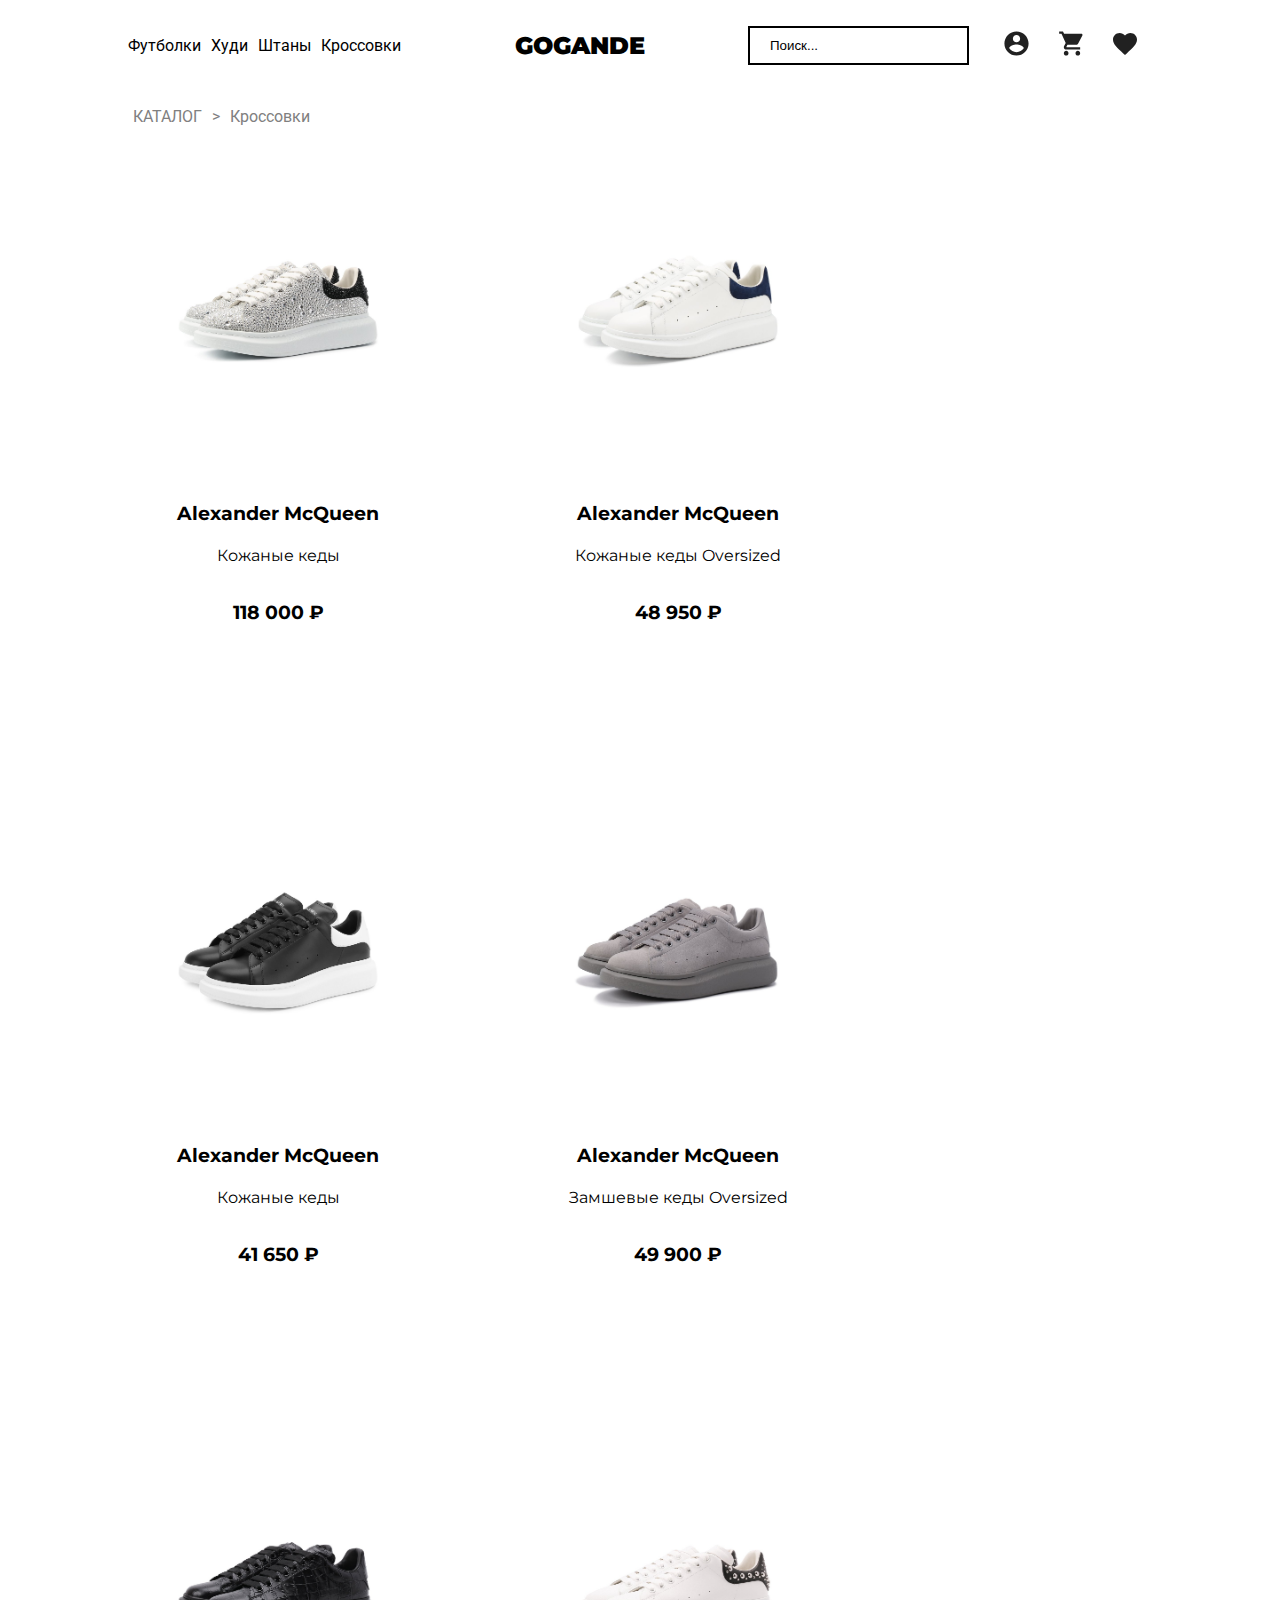
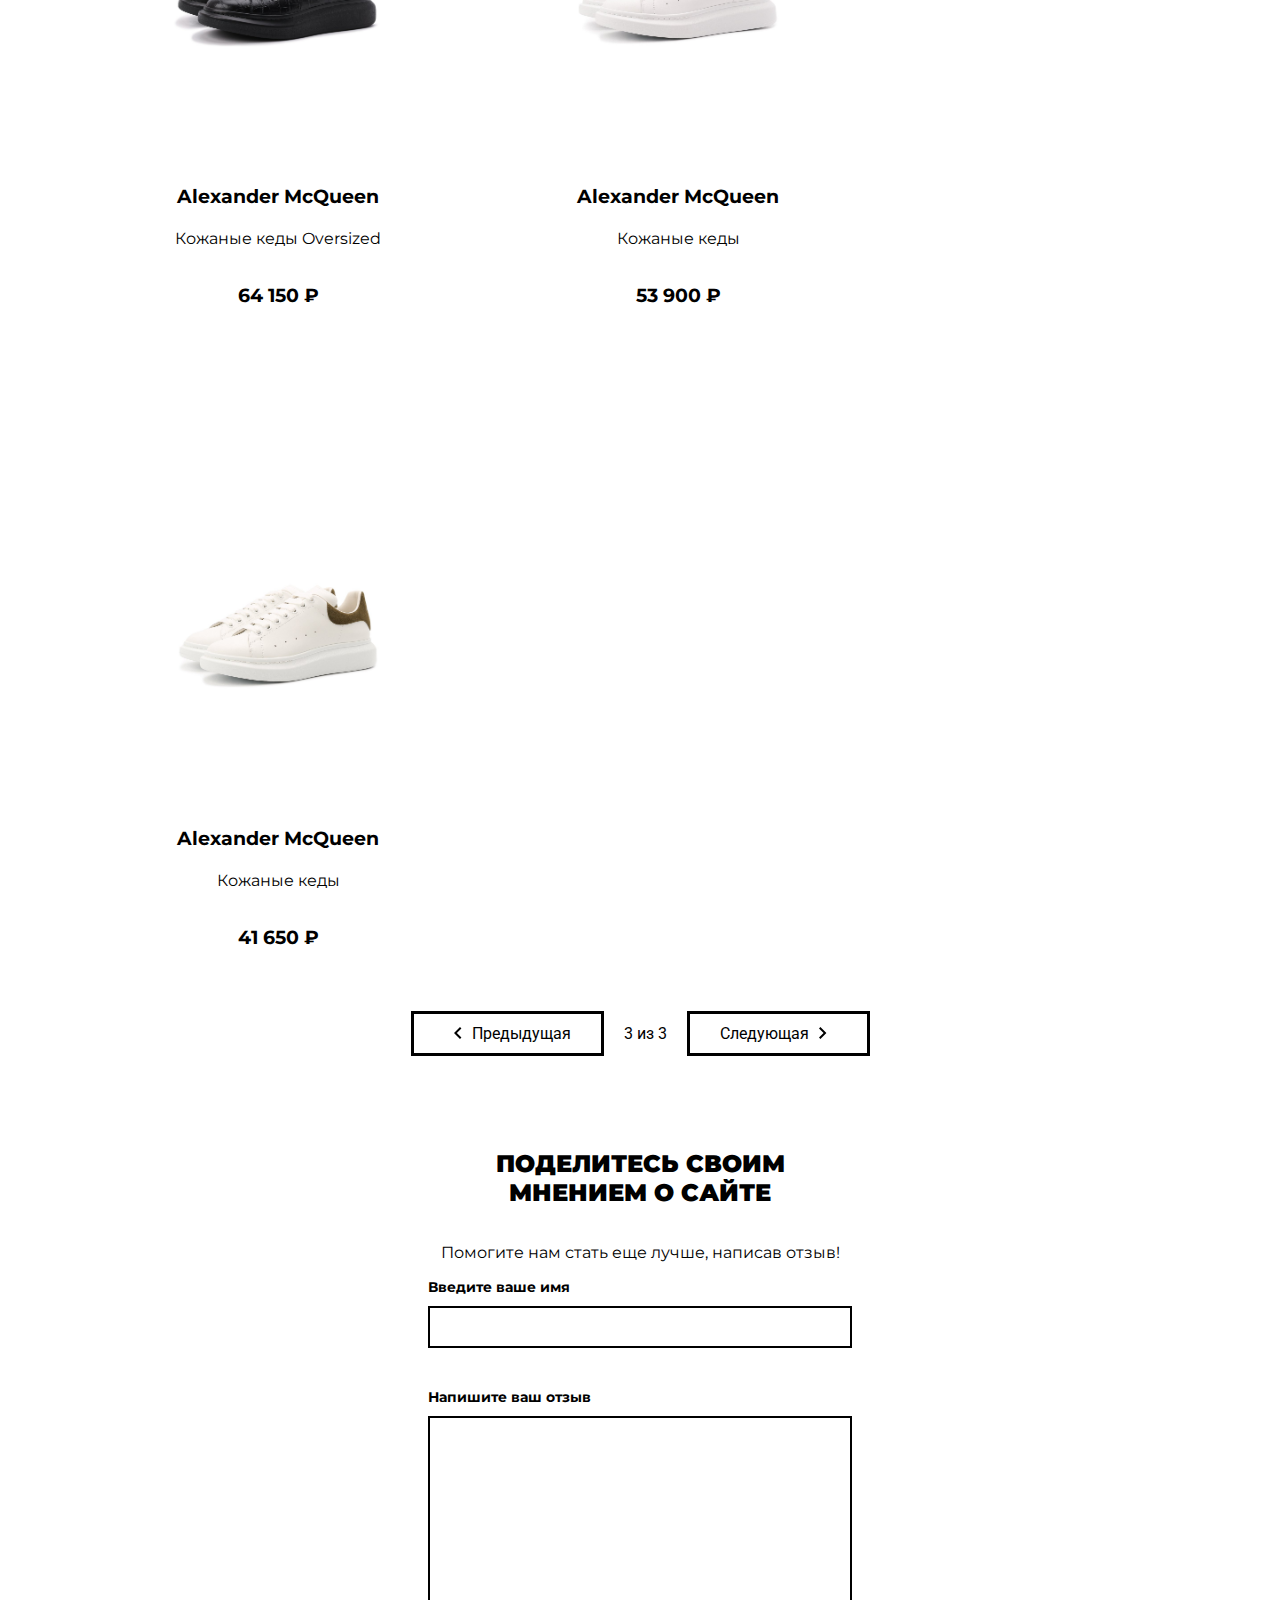
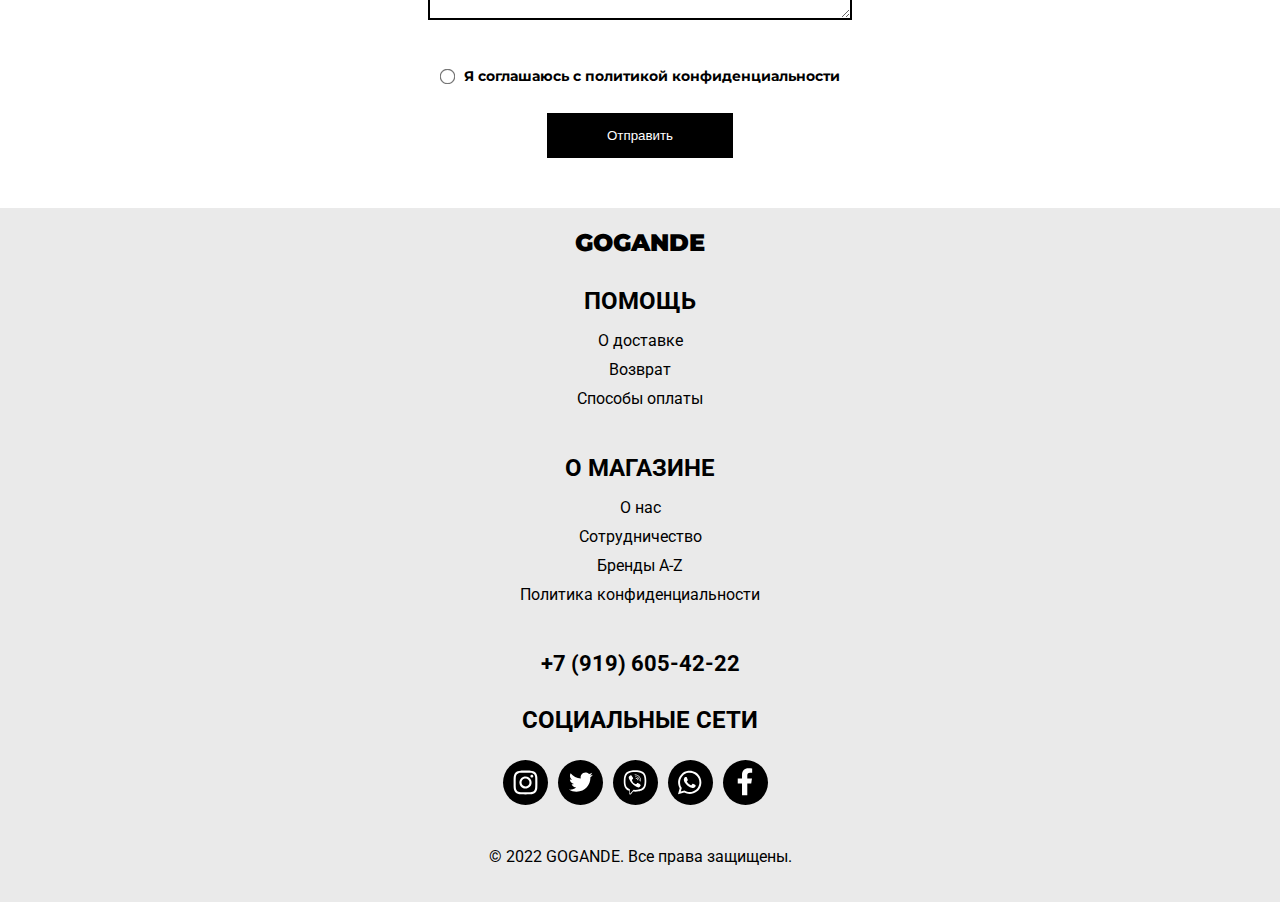
<file: catalog/shoes/shoes_3.html>
<!DOCTYPE html>
<html lang="en">

<head>
    <meta charset="UTF-8">
    <meta http-equiv="X-UA-Compatible" content="IE=edge">
    <meta name="viewport" content="width=device-width, initial-scale=1.0">
    <title>GoGande</title>
    <link rel="stylesheet" href="css/shoes.css">
</head>

<body>
    <header class="header">
        <div class="container">
            <div class="headerInner">
                <nav class="nav">
                    <ul class="list">
                        <li class="elem"><a href="../t-shirts/t-shirt_1.html" class="link">Футболки</a></li>
                        <li class="elem"><a href="../hudi/hudi_1.html" class="link">Худи</a></li>
                        <li class="elem"><a href="../pantalons/pantalon_1.html" class="link">Штаны</a></li>
                        <li class="elem"><a href="../shoes/shoes_1.html" class="link">Кроссовки</a></li>
                    </ul>
                </nav>
                <a href="../../index.html" class="logo">GOGANDE</a>
                <div class="actions">
                    <input type="text" class="search" placeholder="Поиск...">
                    <a href="" class="action"><img src="../../images/profile.svg" alt="profile" class="action__img"></a>
                    <a href="" class="action"><img src="../../images/cart.svg" alt="cart" class="action__img"></a>
                    <a href="" class="action"><img src="../../images/favorite.svg" alt="favorite"
                            class="action__img"></a>
                </div>
            </div>
        </div>
    </header>
    <section class="catalog">
        <div class="container">
            <ul class="bread">
                <a href="/">КАТАЛОГ</a>
                <p>></p>
                <a href="shoes_1.html">Кроссовки</a>
            </ul>
            <div class="catalogInner">
                <a href="https://wa.me/79196054222?text=Здравствуйте%2C+меня+заинтересовал+товар+под+номером+10+Alexander McQueen" class="card">
                    <img src="../alexander/images/10.jpg" alt="off-white-elem" class="card__img">
                    <h2 class="card__heading"> Alexander McQueen</h2>
                    <p class="card__text">Кожаные кеды</p>
                    <p class="card__price">118 000 ₽</p>
                </a>
                <a href="https://wa.me/79196054222?text=Здравствуйте%2C+меня+заинтересовал+товар+под+номером+11+Alexander McQueen" class="card">
                    <img src="../alexander/images/11.jpg" alt="off-white-elem" class="card__img">
                    <h2 class="card__heading"> Alexander McQueen</h2>
                    <p class="card__text">Кожаные кеды Oversized</p>
                    <p class="card__price">48 950 ₽</p>
                </a>
                <a href="https://wa.me/79196054222?text=Здравствуйте%2C+меня+заинтересовал+товар+под+номером+12+Alexander McQueen" class="card">
                    <img src="../alexander/images/12.jpg" alt="off-white-elem" class="card__img">
                    <h2 class="card__heading"> Alexander McQueen</h2>
                    <p class="card__text">Кожаные кеды</p>
                    <p class="card__price">41 650 ₽</p>
                </a>
                <a href="https://wa.me/79196054222?text=Здравствуйте%2C+меня+заинтересовал+товар+под+номером+13+Alexander McQueen" class="card">
                    <img src="../alexander/images/13.jpg" alt="off-white-elem" class="card__img">
                    <h2 class="card__heading"> Alexander McQueen</h2>
                    <p class="card__text">Замшевые кеды Oversized</p>
                    <p class="card__price">49 900 ₽</p>
                </a>
                <a href="https://wa.me/79196054222?text=Здравствуйте%2C+меня+заинтересовал+товар+под+номером+14+Alexander McQueen" class="card">
                    <img src="../alexander/images/14.jpg" alt="off-white-elem" class="card__img">
                    <h2 class="card__heading"> Alexander McQueen</h2>
                    <p class="card__text">Кожаные кеды Oversized</p>
                    <p class="card__price">64 150 ₽</p>
                </a>
                <a href="https://wa.me/79196054222?text=Здравствуйте%2C+меня+заинтересовал+товар+под+номером+15+Alexander McQueen" class="card">
                    <img src="../alexander/images/15.jpg" alt="off-white-elem" class="card__img">
                    <h2 class="card__heading"> Alexander McQueen</h2>
                    <p class="card__text">Кожаные кеды</p>
                    <p class="card__price">53 900 ₽</p>
                </a>
                <a href="https://wa.me/79196054222?text=Здравствуйте%2C+меня+заинтересовал+товар+под+номером+16+Alexander McQueen" class="card">
                    <img src="../alexander/images/16.jpg" alt="off-white-elem" class="card__img">
                    <h2 class="card__heading"> Alexander McQueen</h2>
                    <p class="card__text">Кожаные кеды</p>
                    <p class="card__price">41 650 ₽</p>
                </a>
            </div>
            <div class="carousel">
                <a href="shoes_2.html" class="carousel__left"><img src="../../images/left.svg">
                    Предыдущая</a>
                <p><span>3</span> из <span>3</span></p>
                <a href="shoes_3.html" class="carousel__right">Следующая <img src="../../images/right.svg"></a>
            </div>
        </div>
    </section>
    <section class="review">
        <div class="container">
            <div class="reviewInner">
                <h2 class="review__heading">ПОДЕЛИТЕСЬ СВОИМ <br> МНЕНИЕМ О САЙТЕ</h2>
                <p class="review__text">Помогите нам стать еще лучше, написав отзыв!</p>
                <form class="review_form form" action="../../server/message.php" method="post">
                    <label class="form__label">
                        Введите ваше имя
                        <input type="text" name="name" required>
                    </label>
                    <label class="form__label">
                        Напишите ваш отзыв
                        <textarea name="message" rows="10" maxlength="300" required></textarea>
                    </label>
                    <div class="form__radio">
                        <input type="radio" class="form__input" id="radio" required>
                        <label for="radio">Я соглашаюсь с политикой конфиденциальности</label>
                    </div>
                    <input class="news3" type="submit" value="Отправить">
                </form>
            </div>
        </div>
    </section>
    <footer class="footer">
        <div class="container">
            <div class="footerInner">
                <div class="footer__help-block help-block">
                    <h2 class="help-block__heading">ПОМОЩЬ</h2>
                    <ul class="footer__help help">
                        <li class="help__elem"><a href="" class="help__link">О доставке</a></li>
                        <li class="help__elem"><a href="" class="help__link">Возврат</a></li>
                        <li class="help__elem"><a href="" class="help__link">Способы оплаты</a></li>
                    </ul>
                </div>
                <div class="footer__about-block about-block">
                    <h2 class="about-block__heading">О МАГАЗИНЕ</h2>
                    <ul class="footer__about about">
                        <li class="about__elem"><a href="" class="about__link">О нас</a></li>
                        <li class="about__elem"><a href="" class="about__link">Сотрудничество</a></li>
                        <li class="about__elem"><a href="" class="about__link">Бренды A-Z</a></li>
                        <li class="about__elem"><a href="../../privacy/privacy.html" class="about__link">Политика
                                конфиденциальности</a></li>
                    </ul>
                </div>
                <a href="/" class="logo">GOGANDE</a>
                <div class="footer__actions">
                    <a href="#" class="footer__phone">+7 (919) 605-42-22</a>
                </div>
                <div class="footer__social-block">
                    <h2 class="footer__social-heading">СОЦИАЛЬНЫЕ СЕТИ</h2>
                    <ul class="footer__social">
                        <li class="social__elem"><a href="https://www.instagram.com/offwiter_/" class="social__link"><img src="../../images/inst.svg"
                                    alt="instagram" class="social__icon"></a></li>
                        <li class="social__elem"><a href="" class="social__link"><img src="../../images/twitter.svg"
                                    alt="twitter" class="social__icon"></a></li>
                        <li class="social__elem"><a href="" class="social__link"><img src="../../images/viber.svg"
                                    alt="viber" class="social__icon"></a></li>
                        <li class="social__elem"><a href="" class="social__link"><img src="../../images/whatsapp.svg"
                                    alt="whatsapp" class="social__icon"></a></li>
                        <li class="social__elem"><a href="" class="social__link"><img src="../../images/facebook.svg"
                                    alt="facebook" class="social__icon"></a></li>
                    </ul>
                </div>
            </div>
            <p class="copyright">© 2022 GOGANDE. Все права защищены.</p>
        </div>
    </footer>
</body>

</html>
</file>
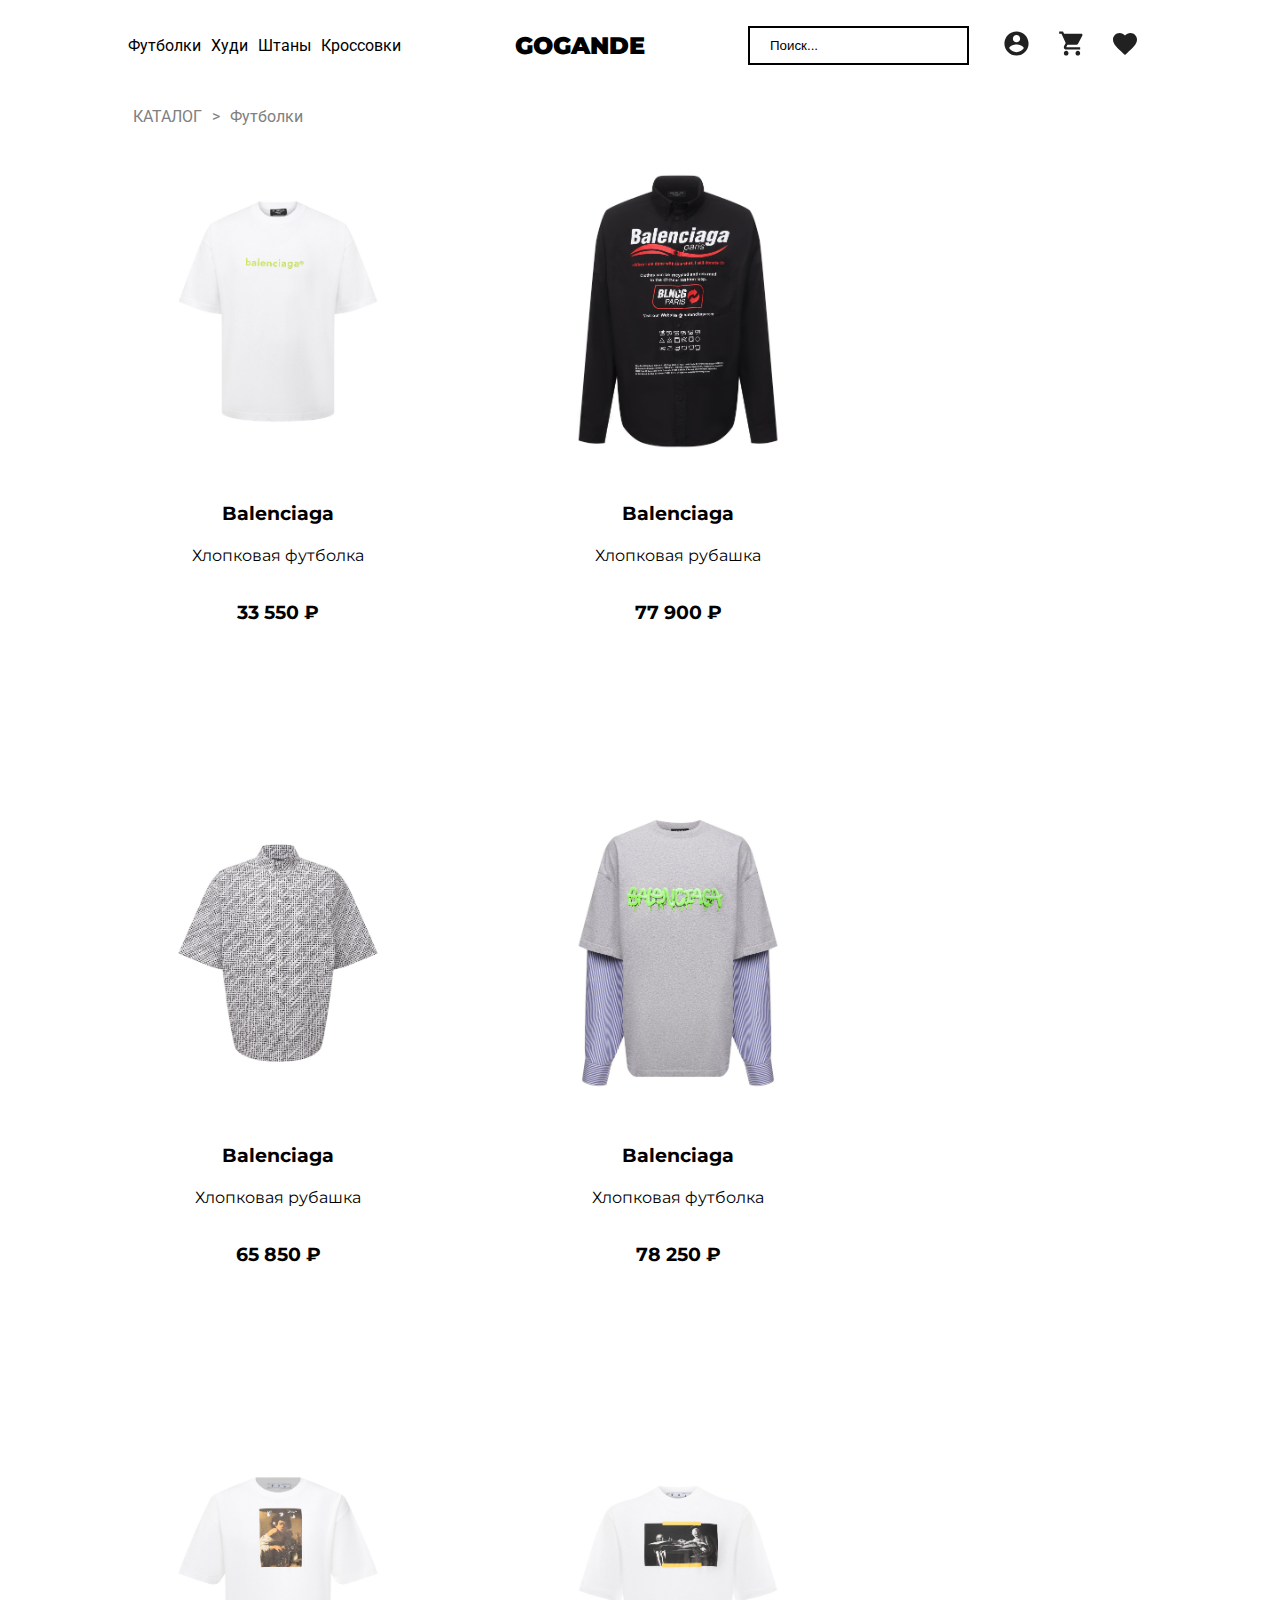
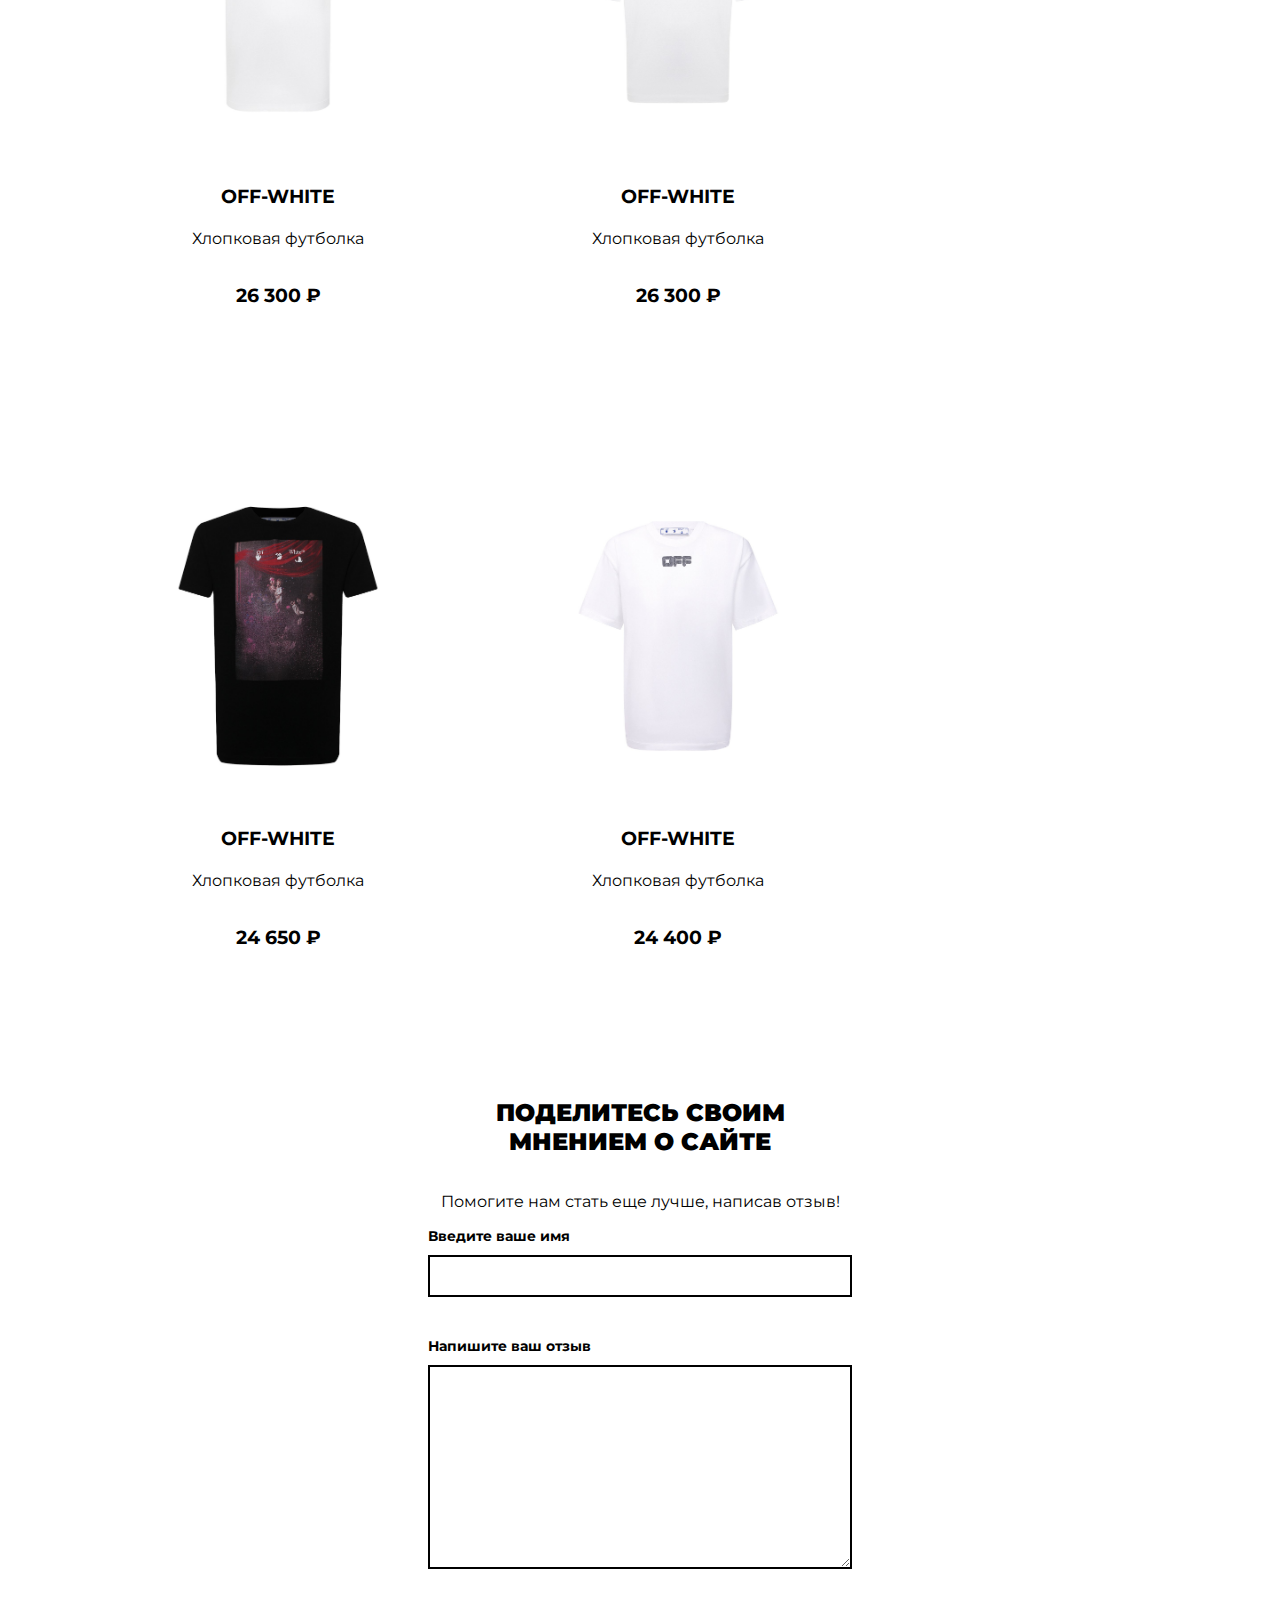
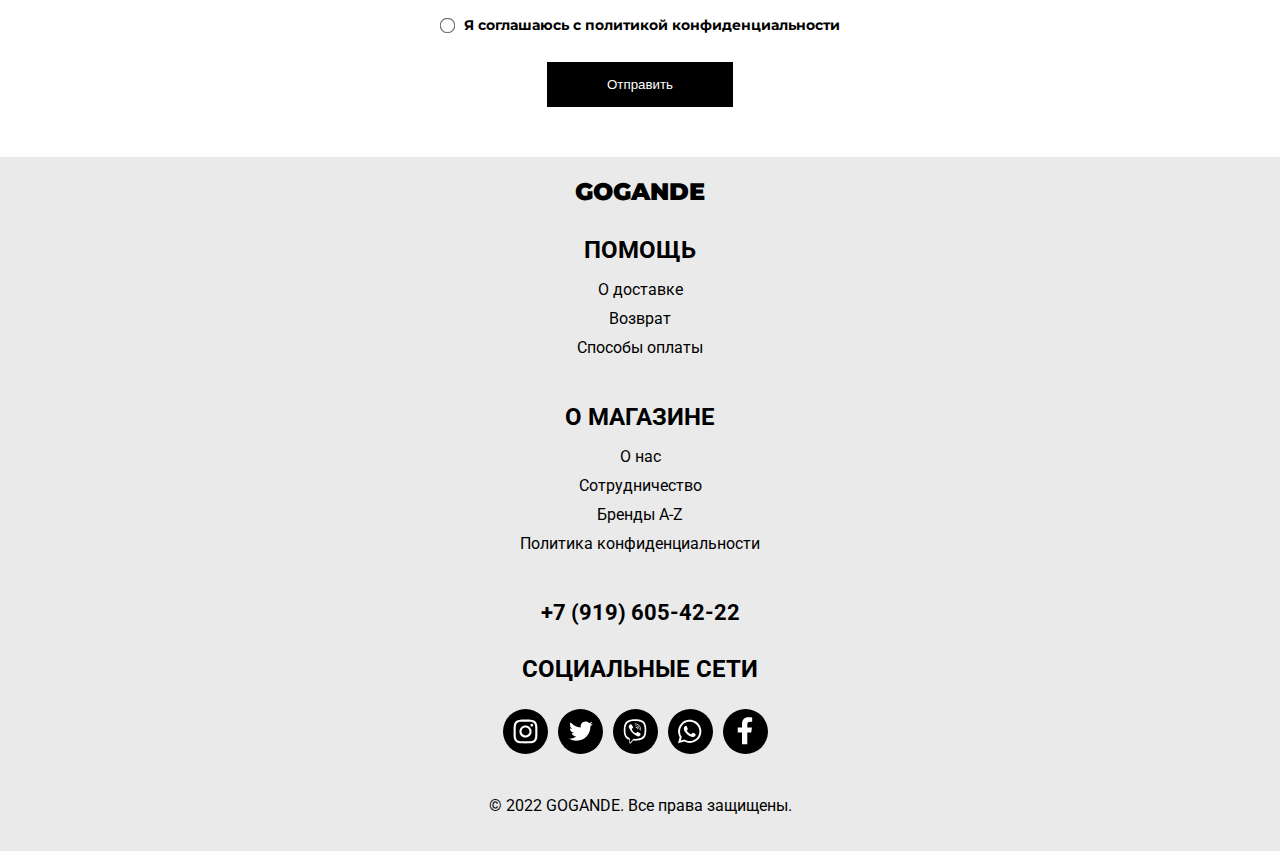
<file: catalog/t-shirts/t-shirt_1.html>
<!DOCTYPE html>
<html lang="en">

<head>
    <meta charset="UTF-8">
    <meta http-equiv="X-UA-Compatible" content="IE=edge">
    <meta name="viewport" content="width=device-width, initial-scale=1.0">
    <title>GoGande</title>
    <link rel="stylesheet" href="css/t-shirt.css">
</head>

<body>
    <header class="header">
        <div class="container">
            <div class="headerInner">
                <nav class="nav">
                    <ul class="list">
                        <li class="elem"><a href="../t-shirts/t-shirt_1.html" class="link">Футболки</a></li>
                        <li class="elem"><a href="../hudi/hudi_1.html" class="link">Худи</a></li>
                        <li class="elem"><a href="../pantalons/pantalon_1.html" class="link">Штаны</a></li>
                        <li class="elem"><a href="../shoes/shoes_1.html" class="link">Кроссовки</a></li>
                    </ul>
                </nav>
                <a href="../../index.html" class="logo">GOGANDE</a>
                <div class="actions">
                    <input type="text" class="search" placeholder="Поиск...">
                    <a href="" class="action"><img src="../../images/profile.svg" alt="profile" class="action__img"></a>
                    <a href="" class="action"><img src="../../images/cart.svg" alt="cart" class="action__img"></a>
                    <a href="" class="action"><img src="../../images/favorite.svg" alt="favorite"
                            class="action__img"></a>
                </div>
            </div>
        </div>
    </header>
    <section class="catalog">
        <div class="container">
            <ul class="bread">
                <a href="/">КАТАЛОГ</a>
                <p>></p>
                <a href="t-shirt_1.html">Футболки</a>
            </ul>
            <div class="catalogInner">
                <a href="" class="card">
                    <img src="../balenciaga/images/4.jpg" alt="off-white-elem" class="card__img">
                    <h2 class="card__heading">Balenciaga</h2>
                    <p class="card__text">Хлопковая футболка</p>
                    <p class="card__price">33 550 ₽</p>
                </a>
                <a href="" class="card">
                    <img src="../balenciaga/images/6.jpg" alt="off-white-elem" class="card__img">
                    <h2 class="card__heading">Balenciaga</h2>
                    <p class="card__text">Хлопковая рубашка</p>
                    <p class="card__price">77 900 ₽</p>
                </a>
                <a href="" class="card">
                    <img src="../balenciaga/images/10.jpg" alt="off-white-elem" class="card__img">
                    <h2 class="card__heading">Balenciaga</h2>
                    <p class="card__text">Хлопковая рубашка</p>
                    <p class="card__price">65 850 ₽</p>
                </a>
                <a href="" class="card">
                    <img src="../balenciaga/images/15.jpg" alt="off-white-elem" class="card__img">
                    <h2 class="card__heading">Balenciaga</h2>
                    <p class="card__text">Хлопковая футболка</p>
                    <p class="card__price">78 250 ₽</p>
                </a>
                <a href="" class="card">
                    <img src="../off-white/images/3.jpg" alt="off-white-elem" class="card__img">
                    <h2 class="card__heading">OFF-WHITE</h2>
                    <p class="card__text">Хлопковая футболка</p>
                    <p class="card__price">26 300 ₽</p>
                </a>
                <a href="" class="card">
                    <img src="../off-white/images/4.jpg" alt="off-white-elem" class="card__img">
                    <h2 class="card__heading">OFF-WHITE</h2>
                    <p class="card__text">Хлопковая футболка</p>
                    <p class="card__price">26 300 ₽</p>
                </a>
                <a href="" class="card">
                    <img src="../off-white/images/12.jpg" alt="off-white-elem" class="card__img">
                    <h2 class="card__heading">OFF-WHITE</h2>
                    <p class="card__text">Хлопковая футболка</p>
                    <p class="card__price">24 650 ₽</p>
                </a>
                <a href="" class="card">
                    <img src="../off-white/images/15.jpg" alt="off-white-elem" class="card__img">
                    <h2 class="card__heading">OFF-WHITE</h2>
                    <p class="card__text">Хлопковая футболка</p>
                    <p class="card__price">24 400 ₽</p>
                </a>
            </div>
    </section>
    <section class="review">
        <div class="container">
            <div class="reviewInner">
                <h2 class="review__heading">ПОДЕЛИТЕСЬ СВОИМ <br> МНЕНИЕМ О САЙТЕ</h2>
                <p class="review__text">Помогите нам стать еще лучше, написав отзыв!</p>
                <form class="review_form form" action="../../server/message.php" method="post">
                    <label class="form__label">
                        Введите ваше имя
                        <input type="text" name="name" required>
                    </label>
                    <label class="form__label">
                        Напишите ваш отзыв
                        <textarea name="message" rows="10" maxlength="300" required></textarea>
                    </label>
                    <div class="form__radio">
                        <input type="radio" class="form__input" id="radio" required>
                        <label for="radio">Я соглашаюсь с политикой конфиденциальности</label>
                    </div>
                    <input class="news3" type="submit" value="Отправить">
                </form>
            </div>
        </div>
    </section>
    <footer class="footer">
        <div class="container">
            <div class="footerInner">
                <div class="footer__help-block help-block">
                    <h2 class="help-block__heading">ПОМОЩЬ</h2>
                    <ul class="footer__help help">
                        <li class="help__elem"><a href="" class="help__link">О доставке</a></li>
                        <li class="help__elem"><a href="" class="help__link">Возврат</a></li>
                        <li class="help__elem"><a href="" class="help__link">Способы оплаты</a></li>
                    </ul>
                </div>
                <div class="footer__about-block about-block">
                    <h2 class="about-block__heading">О МАГАЗИНЕ</h2>
                    <ul class="footer__about about">
                        <li class="about__elem"><a href="" class="about__link">О нас</a></li>
                        <li class="about__elem"><a href="" class="about__link">Сотрудничество</a></li>
                        <li class="about__elem"><a href="" class="about__link">Бренды A-Z</a></li>
                        <li class="about__elem"><a href="../../privacy/privacy.html" class="about__link">Политика
                                конфиденциальности</a></li>
                    </ul>
                </div>
                <a href="/" class="logo">GOGANDE</a>
                <div class="footer__actions">
                    <a href="#" class="footer__phone">+7 (919) 605-42-22</a>
                </div>
                <div class="footer__social-block">
                    <h2 class="footer__social-heading">СОЦИАЛЬНЫЕ СЕТИ</h2>
                    <ul class="footer__social">
                        <li class="social__elem"><a href="https://www.instagram.com/offwiter_/" class="social__link"><img src="../../images/inst.svg"
                                    alt="instagram" class="social__icon"></a></li>
                        <li class="social__elem"><a href="" class="social__link"><img src="../../images/twitter.svg"
                                    alt="twitter" class="social__icon"></a></li>
                        <li class="social__elem"><a href="" class="social__link"><img src="../../images/viber.svg"
                                    alt="viber" class="social__icon"></a></li>
                        <li class="social__elem"><a href="" class="social__link"><img src="../../images/whatsapp.svg"
                                    alt="whatsapp" class="social__icon"></a></li>
                        <li class="social__elem"><a href="" class="social__link"><img src="../../images/facebook.svg"
                                    alt="facebook" class="social__icon"></a></li>
                    </ul>
                </div>
            </div>
            <p class="copyright">© 2022 GOGANDE. Все права защищены.</p>
        </div>
    </footer>
</body>

</html>
</file>
<file: css/style.css>
/* СТИЛИ ДЛЯ ГЛАВНОЙ СТРАНИЦЫ */

@import url('https://fonts.googleapis.com/css2?family=Montserrat:ital,wght@0,500;0,700;0,900;1,900&family=Roboto:wght@400;700&display=swap');

body {
    font-family: 'Roboto', sans-serif;
    margin: 0;
}

.container {
    width: 80%;
    max-width: 1500px;
    margin: auto;
}

a {
    text-decoration: none;
    color: black;
}

ul {
    list-style: none;
    padding-left: 0px;
}

.headerInner {
    padding: 20px 0px;
}

.logo {
    font-family: 'Montserrat', sans-serif;
    font-weight: 900;
    font-size: 1.5rem;
}

.search {
    outline: none;
    border: 2px solid black;
    padding: 10px 20px;
    margin-right: 20px;
}

.search::placeholder {
    color: black;
    font-weight: 500;
}

.action {
    margin: 0px 15px;
}

.headerInner {
    display: flex;
    align-items: center;
    justify-content: space-between;
}

.list {
    display: flex;
}

.list .elem {
    margin-right: 10px;
}

.actions {
    display: flex;
    align-items: center;
}

.main {
    background-image: url(../images/main-image.jpg);
    background-size: cover;
    background-repeat: no-repeat;
    background-position: center;
}

.mainInner {
    padding: 200px 0px;
}

.main__text {
    color: white;
    font-family: 'Montserrat', sans-serif;
    font-weight: 900;
    font-style: italic;
    font-size: 2rem;
    text-shadow: 0px 0px 10px rgba(255, 255, 255, 0.5);
}

.sectionsInner {
    display: flex;
    justify-content: space-between;
    margin-top: 20px;
}

.section {
    display: flex;
    flex-direction: column;
    align-items: center;
    transition: all 0.5s ease;
}

.section:hover {
    transform: scale(1.05);
}

.section:hover img {
    box-shadow: 4px 4px 43px 0px rgba(34, 60, 80, 1);
}

.section__img {
    width: 400px;
    height: 550px;
    transition: all 0.5s ease;
}

.section__heading {
    font-family: 'Montserrat', sans-serif;
    font-weight: 900;
    font-size: 1.5rem;
}

.review {
    margin-top: 70px;
    margin-bottom: 50px;
}

.reviewInner {
    font-family: 'Montserrat', sans-serif;
    display: flex;
    flex-direction: column;
    align-items: center;
    text-align: center;
}

.form {
    display: flex;
    flex-direction: column;
    align-items: center;
}

.review__heading {
    font-weight: 900;
}

.form__submit {
    background-color: #000000;
    padding: 20px 80px;
    color: white;
    border: none;
    font-weight: 700;
    font-size: 1rem;
}

.form__input {
    margin: 10px 0px;
    outline: none;
}

#radio {
    transform: scale(1.2);
    margin-right: 10px;
}

.form label {
    font-size: 0.9rem;
    font-weight: 700;
}

.form__radio {
    display: flex;
    align-items: center;
    justify-content: center;
}

.footer {
    background-color: #EAEAEA;
    padding: 20px 0px;
}

.footerInner {
    display: flex;
    justify-content: space-between;
    align-items: flex-start;
}

.footer h2 {
    margin: 0;
}

.footer ul li {
    margin: 10px 0px;
}

.footer__actions {
    display: flex;
    flex-direction: column;
}

.footer__phone {
    font-weight: bold;
    font-size: 1.4rem;
}

.footer__review {
    border-radius: 50px;
    background-color: white;
    display: flex;
    justify-content: center;
    align-items: center;
    width: 200px;
    height: 50px;
    font-weight: bold;
    margin-top: 20px;
}

.footer__social {
    display: flex;
}

.social__link {
    background-color: black;
    display: flex;
    align-items: center;
    justify-content: center;
    width: 45px;
    height: 45px;
    margin-right: 10px;
    border-radius: 50%;
}

.footer .logo {
    margin-left: 100px;
}

.copyright {
    text-align: center;
}

/* СТИЛИ ДЛЯ СТРАНИЦЫ OFF-WHITE */

.off-white-header {
    background-image: url(../images/offWhiteBackground.jpg);
    background-repeat: no-repeat;
    background-size: cover;
}

.off-white__heading {
    color: white;
    font-weight: 900;
}

.off-white__text {
    color: white;
    width: 60%;
}

.off-white-inner {
    padding: 100px;
}

.bread {
    display: flex;
    align-items: center;
}

.bread * {
    margin: 0px 5px;
    color: #808080;
}

.catalogInner {
    display: flex;
    flex-wrap: wrap;
}

.card {
    display: flex;
    flex-direction: column;
    align-items: center;
    font-family: 'Montserrat', sans-serif;
    width: 25%;
    margin-bottom: 40px;
}

.card__heading {
    font-size: 1.2rem;
    margin: 20px 0px 5px 0px;
}

.card__price {
    font-weight: bold;
    font-size: 1.2rem;
}

.carousel a {
    border: 3px solid black;
    display: flex;
    align-items: center;
    padding: 10px 30px;
    justify-content: center;
    margin: 0px 20px;
}

.carousel a img {
    padding: 0px 10px;
}

.carousel {
    display: flex;
    align-items: center;
    justify-content: center;
}

.card__img {
    width: 220px;
}

.form__label {
    display: flex;
    flex-direction: column;
    gap: 10px;
    margin-bottom: 40px;
    text-align: left;
}

.form__label * {
    width: 400px;
    border: 2px solid black;
    font-size: 1rem;
    padding: 10px;
}

input:-webkit-autofill {
    background-color: white;
}

.news3 {
    background-color: black;
    color: white;
    padding: 15px 60px;
    border: none;
    margin-top: 20px;
}

@media (max-width: 1440px) {
    .footerInner {
        flex-direction: column;
        align-items: center;
        text-align: center;
        gap: 30px;
    }

    .footer .logo {
        margin-left: 0;
        order: -1;
    }

    .sectionsInner {
        flex-direction: column;
    }
}

@media (max-width: 1080px) {
    .headerInner {
        flex-direction: column;
        align-items: center;
        gap: 30px;
    }
}

@media (max-width: 500px) {
    .form__label {
        width: 100%;
    }

    .form__label * {
        width: 90%;
    }

    .form__radio {
        text-align: left;
    }

    .section__img {
        width: 300px;
        height: 450px;
    }

    .actions {
        flex-wrap: wrap;
        justify-content: center;
        gap: 15px;
    }

    .search {
        margin-right: 0px;
    }
}
</file>
<file: catalog/alexander/css/alexander.css>
/* СТИЛИ ДЛЯ ГЛАВНОЙ СТРАНИЦЫ */

@import url('https://fonts.googleapis.com/css2?family=Montserrat:ital,wght@0,500;0,700;0,900;1,900&family=Roboto:wght@400;700&display=swap');

body {
    font-family: 'Roboto', sans-serif;
    margin: 0;
}

.container {
    width: 80%;
    max-width: 1500px;
    margin: auto;
}

a {
    text-decoration: none;
    color: black;
}

ul {
    list-style: none;
    padding-left: 0px;
}

.headerInner {
    padding: 20px 0px;
}

.logo {
    font-family: 'Montserrat', sans-serif;
    font-weight: 900;
    font-size: 1.5rem;
}

.search {
    outline: none;
    border: 2px solid black;
    padding: 10px 20px;
    margin-right: 20px;
}

.search::placeholder {
    color: black;
    font-weight: 500;
}

.action {
    margin: 0px 15px;
}

.headerInner {
    display: flex;
    align-items: center;
    justify-content: space-between;
}

.list {
    display: flex;
}

.list .elem {
    margin-right: 10px;
}

.actions {
    display: flex;
    align-items: center;
}

.main {
    background-image: url(../images/main-image.jpg);
    background-size: cover;
    background-repeat: no-repeat;
    background-position: center;
}

.mainInner {
    padding: 200px 0px;
}

.main__text {
    color: white;
    font-family: 'Montserrat', sans-serif;
    font-weight: 900;
    font-style: italic;
    font-size: 2rem;
    text-shadow: 0px 0px 10px rgba(255, 255, 255, 0.5);
}

.sectionsInner {
    display: flex;
    justify-content: space-between;
    margin-top: 20px;
}

.section {
    display: flex;
    flex-direction: column;
    align-items: center;
    transition: all 0.5s ease;
}

.section:hover {
    transform: scale(1.05);
}

.section:hover img {
    box-shadow: 4px 4px 43px 0px rgba(34, 60, 80, 1);
}

.section__img {
    width: 400px;
    height: 550px;
    transition: all 0.5s ease;
}

.section__heading {
    font-family: 'Montserrat', sans-serif;
    font-weight: 900;
    font-size: 1.5rem;
}

.review {
    margin-top: 70px;
    margin-bottom: 50px;
}

.reviewInner {
    font-family: 'Montserrat', sans-serif;
    display: flex;
    flex-direction: column;
    align-items: center;
}

.form {
    display: flex;
    flex-direction: column;
    align-items: center;
}

.review__heading {
    font-weight: 900;
    text-align: center;
}

.form__submit {
    background-color: #000000;
    padding: 20px 80px;
    color: white;
    border: none;
    font-weight: 700;
    font-size: 1rem;
}

.form__input {
    margin: 10px 0px;
    outline: none;
}

#radio {
    transform: scale(1.2);
    margin-right: 10px;
}

.form label {
    font-size: 0.9rem;
    font-weight: 700;
}

.form__radio {
    display: flex;
    align-items: center;
}

.footer {
    background-color: #EAEAEA;
    padding: 20px 0px;
}

.footerInner {
    display: flex;
    justify-content: space-between;
    align-items: flex-start;
}

.footer h2 {
    margin: 0;
}

.footer ul li {
    margin: 10px 0px;
}

.footer__actions {
    display: flex;
    flex-direction: column;
}

.footer__phone {
    font-weight: bold;
    font-size: 1.4rem;
}

.footer__review {
    border-radius: 50px;
    background-color: white;
    display: flex;
    justify-content: center;
    align-items: center;
    width: 200px;
    height: 50px;
    font-weight: bold;
    margin-top: 20px;
}

.footer__social {
    display: flex;
}

.social__link {
    background-color: black;
    display: flex;
    align-items: center;
    justify-content: center;
    width: 45px;
    height: 45px;
    margin-right: 10px;
    border-radius: 50%;
}

.footer .logo {
    margin-left: 100px;
}

.copyright {
    text-align: center;
}

/* СТИЛИ ДЛЯ СТРАНИЦЫ OFF-WHITE */

.off-white-header {
    background-image: url(../images/main.jpg);
    background-repeat: no-repeat;
    background-position: center;
    height: 400px;
    overflow: hidden;
}

.off-white__heading {
    font-weight: 900;
}

.off-white-inner {
    padding: 100px;
}

.bread {
    display: flex;
    align-items: center;
}

.bread * {
    margin: 0px 5px;
    color: #808080;
}

.catalogInner {
    display: flex;
    flex-wrap: wrap;
    gap: 100px;
}

.card {
    display: flex;
    flex-direction: column;
    align-items: center;
    font-family: 'Montserrat', sans-serif;
    width: 300px;
    margin-bottom: 40px;
}

.card__heading {
    font-size: 1.2rem;
    margin: 20px 0px 5px 0px;
}

.card__price {
    font-weight: bold;
    font-size: 1.2rem;
}

.carousel a {
    border: 3px solid black;
    display: flex;
    align-items: center;
    padding: 10px 30px;
    justify-content: center;
    margin: 0px 20px;
}

.carousel a img {
    padding: 0px 10px;
}

.carousel {
    display: flex;
    align-items: center;
    justify-content: center;
}

.card__img {
    width: 220px;
}

.form__label {
    display: flex;
    flex-direction: column;
    gap: 10px;
    margin-bottom: 40px;
}

.form__label * {
    width: 400px;
    border: 2px solid black;
    font-size: 1rem;
    padding: 10px;
}

input:-webkit-autofill {
    background-color: white;
}

.news3 {
    background-color: black;
    color: white;
    padding: 15px 60px;
    border: none;
    margin-top: 20px;
}

@media (max-width: 1440px) {
    .footerInner {
        flex-direction: column;
        align-items: center;
        text-align: center;
        gap: 30px;
    }

    .footer .logo {
        margin-left: 0;
        order: -1;
    }

    .sectionsInner {
        flex-direction: column;
    }
}

@media (max-width: 1080px) {
    .headerInner {
        flex-direction: column;
        align-items: center;
        gap: 30px;
    }

    .catalogInner {
        justify-content: center;
    }

    .off-white-inner {
        padding: 20px;
    }
}

@media (max-width: 500px) {
    .form__label {
        width: 100%;
    }

    .form__label * {
        width: 90%;
    }

    .form__radio {
        text-align: left;
    }

    .section__img {
        width: 300px;
        height: 450px;
    }

    .actions {
        flex-wrap: wrap;
        justify-content: center;
        gap: 15px;
    }

    .search {
        margin-right: 0px;
    }

    .carousel {
        flex-direction: column;
        align-items: center;
    }
}
</file>
<file: catalog/balenciaga/css/balenciaga.css>
/* СТИЛИ ДЛЯ ГЛАВНОЙ СТРАНИЦЫ */

@import url('https://fonts.googleapis.com/css2?family=Montserrat:ital,wght@0,500;0,700;0,900;1,900&family=Roboto:wght@400;700&display=swap');

body {
    font-family: 'Roboto', sans-serif;
    margin: 0;
}

.container {
    width: 80%;
    max-width: 1500px;
    margin: auto;
}

a {
    text-decoration: none;
    color: black;
}

ul {
    list-style: none;
    padding-left: 0px;
}

.headerInner {
    padding: 20px 0px;
}

.logo {
    font-family: 'Montserrat', sans-serif;
    font-weight: 900;
    font-size: 1.5rem;
}

.search {
    outline: none;
    border: 2px solid black;
    padding: 10px 20px;
    margin-right: 20px;
}

.search::placeholder {
    color: black;
    font-weight: 500;
}

.action {
    margin: 0px 15px;
}

.headerInner {
    display: flex;
    align-items: center;
    justify-content: space-between;
}

.list {
    display: flex;
}

.list .elem {
    margin-right: 10px;
}

.actions {
    display: flex;
    align-items: center;
}

.main {
    background-image: url(../images/main-image.jpg);
    background-size: cover;
    background-repeat: no-repeat;
    background-position: center;
}

.mainInner {
    padding: 200px 0px;
}

.main__text {
    color: white;
    font-family: 'Montserrat', sans-serif;
    font-weight: 900;
    font-style: italic;
    font-size: 2rem;
    text-shadow: 0px 0px 10px rgba(255, 255, 255, 0.5);
}

.sectionsInner {
    display: flex;
    justify-content: space-between;
    margin-top: 20px;
}

.section {
    display: flex;
    flex-direction: column;
    align-items: center;
    transition: all 0.5s ease;
}

.section:hover {
    transform: scale(1.05);
}

.section:hover img {
    box-shadow: 4px 4px 43px 0px rgba(34, 60, 80, 1);
}

.section__img {
    width: 400px;
    height: 550px;
    transition: all 0.5s ease;
}

.section__heading {
    font-family: 'Montserrat', sans-serif;
    font-weight: 900;
    font-size: 1.5rem;
}

.review {
    margin-top: 70px;
    margin-bottom: 50px;
}

.reviewInner {
    font-family: 'Montserrat', sans-serif;
    display: flex;
    flex-direction: column;
    align-items: center;
}

.form {
    display: flex;
    flex-direction: column;
    align-items: center;
}

.review__heading {
    font-weight: 900;
    text-align: center;
}

.form__submit {
    background-color: #000000;
    padding: 20px 80px;
    color: white;
    border: none;
    font-weight: 700;
    font-size: 1rem;
}

.form__input {
    margin: 10px 0px;
    outline: none;
}

#radio {
    transform: scale(1.2);
    margin-right: 10px;
}

.form label {
    font-size: 0.9rem;
    font-weight: 700;
}

.form__radio {
    display: flex;
    align-items: center;
}

.footer {
    background-color: #EAEAEA;
    padding: 20px 0px;
}

.footerInner {
    display: flex;
    justify-content: space-between;
    align-items: flex-start;
}

.footer h2 {
    margin: 0;
}

.footer ul li {
    margin: 10px 0px;
}

.footer__actions {
    display: flex;
    flex-direction: column;
}

.footer__phone {
    font-weight: bold;
    font-size: 1.4rem;
}

.footer__review {
    border-radius: 50px;
    background-color: white;
    display: flex;
    justify-content: center;
    align-items: center;
    width: 200px;
    height: 50px;
    font-weight: bold;
    margin-top: 20px;
}

.footer__social {
    display: flex;
}

.social__link {
    background-color: black;
    display: flex;
    align-items: center;
    justify-content: center;
    width: 45px;
    height: 45px;
    margin-right: 10px;
    border-radius: 50%;
}

.footer .logo {
    margin-left: 100px;
}

.copyright {
    text-align: center;
}

/* СТИЛИ ДЛЯ СТРАНИЦЫ OFF-WHITE */

.off-white-header {
    background-image: url(../images/main.jpg);
    background-repeat: no-repeat;
    background-position: center;
    height: 400px;
    overflow: hidden;
}

.off-white__heading {
    color: rgb(255, 255, 255);
    font-weight: 900;
}

.off-white__text {
    color: rgb(255, 255, 255);
}

.off-white-inner {
    padding: 100px;
}

.bread {
    display: flex;
    align-items: center;
}

.bread * {
    margin: 0px 5px;
    color: #808080;
}

.catalogInner {
    display: flex;
    align-items: center;
    flex-wrap: wrap;
    gap: 100px;
}

.card {
    display: flex;
    flex-direction: column;
    align-items: center;
    font-family: 'Montserrat', sans-serif;
    width: 300px;
    margin-bottom: 40px;
}

.card__heading {
    font-size: 1.2rem;
    margin: 20px 0px 5px 0px;
}

.card__price {
    font-weight: bold;
    font-size: 1.2rem;
}

.carousel a {
    border: 3px solid black;
    display: flex;
    align-items: center;
    padding: 10px 30px;
    justify-content: center;
    margin: 0px 20px;
}

.carousel a img {
    padding: 0px 10px;
}

.carousel {
    display: flex;
    align-items: center;
    justify-content: center;
}

.card__img {
    width: 220px;
}

/* СТИЛИ ДЛЯ СТРАНИЦЫ OFF-WHITE */

.form__label {
    display: flex;
    flex-direction: column;
    gap: 10px;
    margin-bottom: 40px;
}

.form__label * {
    width: 400px;
    border: 2px solid black;
    font-size: 1rem;
    padding: 10px;
}

input:-webkit-autofill {
    background-color: white;
}

.news3 {
    background-color: black;
    color: white;
    padding: 15px 60px;
    border: none;
    margin-top: 20px;
}

@media (max-width: 1440px) {
    .footerInner {
        flex-direction: column;
        align-items: center;
        text-align: center;
        gap: 30px;
    }

    .footer .logo {
        margin-left: 0;
        order: -1;
    }

    .sectionsInner {
        flex-direction: column;
    }
}

@media (max-width: 1080px) {
    .headerInner {
        flex-direction: column;
        align-items: center;
        gap: 30px;
    }

    .catalogInner {
        justify-content: center;
    }

    .off-white-inner {
        padding: 20px;
    }
}

@media (max-width: 500px) {
    .form__label {
        width: 100%;
    }

    .form__label * {
        width: 90%;
    }

    .form__radio {
        text-align: left;
    }

    .section__img {
        width: 300px;
        height: 450px;
    }

    .actions {
        flex-wrap: wrap;
        justify-content: center;
        gap: 15px;
    }

    .search {
        margin-right: 0px;
    }

    .carousel {
        flex-direction: column;
        align-items: center;
    }
}
</file>
<file: catalog/hudi/css/hudi.css>
/* СТИЛИ ДЛЯ ГЛАВНОЙ СТРАНИЦЫ */

@import url('https://fonts.googleapis.com/css2?family=Montserrat:ital,wght@0,500;0,700;0,900;1,900&family=Roboto:wght@400;700&display=swap');

body {
    font-family: 'Roboto', sans-serif;
    margin: 0;
}

.container {
    width: 80%;
    max-width: 1500px;
    margin: auto;
}

a {
    text-decoration: none;
    color: black;
}

ul {
    list-style: none;
    padding-left: 0px;
}

.headerInner {
    padding: 20px 0px;
}

.logo {
    font-family: 'Montserrat', sans-serif;
    font-weight: 900;
    font-size: 1.5rem;
}

.search {
    outline: none;
    border: 2px solid black;
    padding: 10px 20px;
    margin-right: 20px;
}

.search::placeholder {
    color: black;
    font-weight: 500;
}

.action {
    margin: 0px 15px;
}

.headerInner {
    display: flex;
    align-items: center;
    justify-content: space-between;
}

.list {
    display: flex;
}

.list .elem {
    margin-right: 10px;
}

.actions {
    display: flex;
    align-items: center;
}

.main {
    background-image: url(../images/main-image.jpg);
    background-size: cover;
    background-repeat: no-repeat;
    background-position: center;
}

.mainInner {
    padding: 200px 0px;
}

.main__text {
    color: white;
    font-family: 'Montserrat', sans-serif;
    font-weight: 900;
    font-style: italic;
    font-size: 2rem;
    text-shadow: 0px 0px 10px rgba(255, 255, 255, 0.5);
}

.sectionsInner {
    display: flex;
    justify-content: space-between;
    margin-top: 20px;
}

.section {
    display: flex;
    flex-direction: column;
    align-items: center;
    transition: all 0.5s ease;
}

.section:hover {
    transform: scale(1.05);
}

.section:hover img {
    box-shadow: 4px 4px 43px 0px rgba(34, 60, 80, 1);
}

.section__img {
    width: 400px;
    height: 550px;
    transition: all 0.5s ease;
}

.section__heading {
    font-family: 'Montserrat', sans-serif;
    font-weight: 900;
    font-size: 1.5rem;
}

.review {
    margin-top: 70px;
    margin-bottom: 50px;
}

.reviewInner {
    font-family: 'Montserrat', sans-serif;
    display: flex;
    flex-direction: column;
    align-items: center;
}

.form {
    display: flex;
    flex-direction: column;
    align-items: center;
}

.review__heading {
    font-weight: 900;
    text-align: center;
}

.form__submit {
    background-color: #000000;
    padding: 20px 80px;
    color: white;
    border: none;
    font-weight: 700;
    font-size: 1rem;
}

.form__input {
    margin: 10px 0px;
    outline: none;
}

#radio {
    transform: scale(1.2);
    margin-right: 10px;
}

.form label {
    font-size: 0.9rem;
    font-weight: 700;
}

.form__radio {
    display: flex;
    align-items: center;
}

.footer {
    background-color: #EAEAEA;
    padding: 20px 0px;
}

.footerInner {
    display: flex;
    justify-content: space-between;
    align-items: flex-start;
}

.footer h2 {
    margin: 0;
}

.footer ul li {
    margin: 10px 0px;
}

.footer__actions {
    display: flex;
    flex-direction: column;
}

.footer__phone {
    font-weight: bold;
    font-size: 1.4rem;
}

.footer__review {
    border-radius: 50px;
    background-color: white;
    display: flex;
    justify-content: center;
    align-items: center;
    width: 200px;
    height: 50px;
    font-weight: bold;
    margin-top: 20px;
}

.footer__social {
    display: flex;
}

.social__link {
    background-color: black;
    display: flex;
    align-items: center;
    justify-content: center;
    width: 45px;
    height: 45px;
    margin-right: 10px;
    border-radius: 50%;
}

.footer .logo {
    margin-left: 100px;
}

.copyright {
    text-align: center;
}

/* СТИЛИ ДЛЯ СТРАНИЦЫ OFF-WHITE */

.off-white-header {
    background-image: url(../images/main.jpg);
    background-repeat: no-repeat;
    background-size: cover;
}

.off-white__heading {
    color: white;
    font-weight: 900;
}

.off-white__text {
    color: white;
    width: 60%;
}

.off-white-inner {
    padding: 100px;
}

.bread {
    display: flex;
    align-items: center;
}

.bread * {
    margin: 0px 5px;
    color: #808080;
}

.catalogInner {
    display: flex;
    flex-wrap: wrap;
    align-items: center;
    gap: 100px;
}

.card {
    display: flex;
    flex-direction: column;
    align-items: center;
    font-family: 'Montserrat', sans-serif;
    width: 300px;
    margin-bottom: 40px;
}

.card__heading {
    font-size: 1.2rem;
    margin: 20px 0px 5px 0px;
}

.card__price {
    font-weight: bold;
    font-size: 1.2rem;
}

.carousel a {
    border: 3px solid black;
    display: flex;
    align-items: center;
    padding: 10px 30px;
    justify-content: center;
    margin: 0px 20px;
}

.carousel a img {
    padding: 0px 10px;
}

.carousel {
    display: flex;
    align-items: center;
    justify-content: center;
}

.card__img {
    width: 220px;
}

/* СТИЛИ ДЛЯ СТРАНИЦЫ OFF-WHITE */

.form__label {
    display: flex;
    flex-direction: column;
    gap: 10px;
    margin-bottom: 40px;
}

.form__label * {
    width: 400px;
    border: 2px solid black;
    font-size: 1rem;
    padding: 10px;
}

input:-webkit-autofill {
    background-color: white;
}

.news3 {
    background-color: black;
    color: white;
    padding: 15px 60px;
    border: none;
    margin-top: 20px;
}

@media (max-width: 1440px) {
    .footerInner {
        flex-direction: column;
        align-items: center;
        text-align: center;
        gap: 30px;
    }

    .footer .logo {
        margin-left: 0;
        order: -1;
    }

    .sectionsInner {
        flex-direction: column;
    }
}

@media (max-width: 1080px) {
    .headerInner {
        flex-direction: column;
        align-items: center;
        gap: 30px;
    }

    .catalogInner {
        justify-content: center;
    }

    .off-white-inner {
        padding: 20px;
    }
}

@media (max-width: 500px) {
    .form__label {
        width: 100%;
    }

    .form__label * {
        width: 90%;
    }

    .form__radio {
        text-align: left;
    }

    .section__img {
        width: 300px;
        height: 450px;
    }

    .actions {
        flex-wrap: wrap;
        justify-content: center;
        gap: 15px;
    }

    .search {
        margin-right: 0px;
    }

    .carousel {
        flex-direction: column;
        align-items: center;
    }
}
</file>
<file: catalog/off-white/css/off-white.css>
/* СТИЛИ ДЛЯ ГЛАВНОЙ СТРАНИЦЫ */

@import url('https://fonts.googleapis.com/css2?family=Montserrat:ital,wght@0,500;0,700;0,900;1,900&family=Roboto:wght@400;700&display=swap');

body {
    font-family: 'Roboto', sans-serif;
    margin: 0;
}

.container {
    width: 80%;
    max-width: 1500px;
    margin: auto;
}

a {
    text-decoration: none;
    color: black;
}

ul {
    list-style: none;
    padding-left: 0px;
}

.headerInner {
    padding: 20px 0px;
}

.logo {
    font-family: 'Montserrat', sans-serif;
    font-weight: 900;
    font-size: 1.5rem;
}

.search {
    outline: none;
    border: 2px solid black;
    padding: 10px 20px;
    margin-right: 20px;
}

.search::placeholder {
    color: black;
    font-weight: 500;
}

.action {
    margin: 0px 15px;
}

.headerInner {
    display: flex;
    align-items: center;
    justify-content: space-between;
}

.list {
    display: flex;
}

.list .elem {
    margin-right: 10px;
}

.actions {
    display: flex;
    align-items: center;
}

.off-white-header {
    background-image: url(../images/main.jpg);
    background-repeat: no-repeat;
    background-position: center;
    height: 400px;
    overflow: hidden
}

.mainInner {
    padding: 200px 0px;
}

.main__text {
    color: white;
    font-family: 'Montserrat', sans-serif;
    font-weight: 900;
    font-style: italic;
    font-size: 2rem;
    text-shadow: 0px 0px 10px rgba(255, 255, 255, 0.5);
}

.sectionsInner {
    display: flex;
    justify-content: space-between;
    margin-top: 20px;
}

.section {
    display: flex;
    flex-direction: column;
    align-items: center;
    transition: all 0.5s ease;
}

.section:hover {
    transform: scale(1.05);
}

.section:hover img {
    box-shadow: 4px 4px 43px 0px rgba(34, 60, 80, 1);
}

.section__img {
    width: 400px;
    height: 550px;
    transition: all 0.5s ease;
}

.section__heading {
    font-family: 'Montserrat', sans-serif;
    font-weight: 900;
    font-size: 1.5rem;
}

.review {
    margin-top: 70px;
    margin-bottom: 50px;
}

.reviewInner {
    font-family: 'Montserrat', sans-serif;
    display: flex;
    flex-direction: column;
    align-items: center;
}

.form {
    display: flex;
    flex-direction: column;
    align-items: center;
}

.review__heading {
    font-weight: 900;
    text-align: center;
}

.form__submit {
    background-color: #000000;
    padding: 20px 80px;
    color: white;
    border: none;
    font-weight: 700;
    font-size: 1rem;
}

.form__input {
    margin: 10px 0px;
    outline: none;
}

#radio {
    transform: scale(1.2);
    margin-right: 10px;
}

.form label {
    font-size: 0.9rem;
    font-weight: 700;
}

.form__radio {
    display: flex;
    align-items: center;
}

.footer {
    background-color: #EAEAEA;
    padding: 20px 0px;
}

.footerInner {
    display: flex;
    justify-content: space-between;
    align-items: flex-start;
}

.footer h2 {
    margin: 0;
}

.footer ul li {
    margin: 10px 0px;
}

.footer__actions {
    display: flex;
    flex-direction: column;
}

.footer__phone {
    font-weight: bold;
    font-size: 1.4rem;
}

.footer__review {
    border-radius: 50px;
    background-color: white;
    display: flex;
    justify-content: center;
    align-items: center;
    width: 200px;
    height: 50px;
    font-weight: bold;
    margin-top: 20px;
}

.footer__social {
    display: flex;
}

.social__link {
    background-color: black;
    display: flex;
    align-items: center;
    justify-content: center;
    width: 45px;
    height: 45px;
    margin-right: 10px;
    border-radius: 50%;
}

.footer .logo {
    margin-left: 100px;
}

.copyright {
    text-align: center;
}

/* СТИЛИ ДЛЯ СТРАНИЦЫ OFF-WHITE */

.off-white__heading {
    color: white;
    font-weight: 900;
}

.off-white__text {
    color: white;
}

.off-white-inner {
    padding: 100px;
}

.bread {
    display: flex;
    align-items: center;
}

.bread * {
    margin: 0px 5px;
    color: #808080;
}

.catalogInner {
    display: flex;
    flex-wrap: wrap;
    align-items: center;
    gap: 100px;
}

.card {
    display: flex;
    flex-direction: column;
    align-items: center;
    font-family: 'Montserrat', sans-serif;
    width: 300px;
    margin-bottom: 40px;
}

.card__heading {
    font-size: 1.2rem;
    margin: 20px 0px 5px 0px;
}

.card__price {
    font-weight: bold;
    font-size: 1.2rem;
}

.carousel a {
    border: 3px solid black;
    display: flex;
    align-items: center;
    padding: 10px 30px;
    justify-content: center;
    margin: 0px 20px;
}

.carousel a img {
    padding: 0px 10px;
}

.carousel {
    display: flex;
    align-items: center;
    justify-content: center;
}

.card__img {
    width: 220px;
}

/* СТИЛИ ДЛЯ СТРАНИЦЫ OFF-WHITE */

.form__label {
    display: flex;
    flex-direction: column;
    gap: 10px;
    margin-bottom: 40px;
}

.form__label * {
    width: 400px;
    border: 2px solid black;
    font-size: 1rem;
    padding: 10px;
}

input:-webkit-autofill {
    background-color: white;
}

.news3 {
    background-color: black;
    color: white;
    padding: 15px 60px;
    border: none;
    margin-top: 20px;
}

@media (max-width: 1440px) {
    .footerInner {
        flex-direction: column;
        align-items: center;
        text-align: center;
        gap: 30px;
    }

    .footer .logo {
        margin-left: 0;
        order: -1;
    }

    .sectionsInner {
        flex-direction: column;
    }
}

@media (max-width: 1080px) {
    .headerInner {
        flex-direction: column;
        align-items: center;
        gap: 30px;
    }

    .catalogInner {
        justify-content: center;
    }

    .off-white-inner {
        padding: 20px;
    }
}

@media (max-width: 500px) {
    .form__label {
        width: 100%;
    }

    .form__label * {
        width: 90%;
    }

    .form__radio {
        text-align: left;
    }

    .section__img {
        width: 300px;
        height: 450px;
    }

    .actions {
        flex-wrap: wrap;
        justify-content: center;
        gap: 15px;
    }

    .search {
        margin-right: 0px;
    }

    .carousel {
        flex-direction: column;
        align-items: center;
    }
}
</file>
<file: catalog/pantalons/css/pantalon.css>
/* СТИЛИ ДЛЯ ГЛАВНОЙ СТРАНИЦЫ */

@import url('https://fonts.googleapis.com/css2?family=Montserrat:ital,wght@0,500;0,700;0,900;1,900&family=Roboto:wght@400;700&display=swap');

body {
    font-family: 'Roboto', sans-serif;
    margin: 0;
}

.container {
    width: 80%;
    max-width: 1500px;
    margin: auto;
}

a {
    text-decoration: none;
    color: black;
}

ul {
    list-style: none;
    padding-left: 0px;
}

.headerInner {
    padding: 20px 0px;
}

.logo {
    font-family: 'Montserrat', sans-serif;
    font-weight: 900;
    font-size: 1.5rem;
}

.search {
    outline: none;
    border: 2px solid black;
    padding: 10px 20px;
    margin-right: 20px;
}

.search::placeholder {
    color: black;
    font-weight: 500;
}

.action {
    margin: 0px 15px;
}

.headerInner {
    display: flex;
    align-items: center;
    justify-content: space-between;
}

.list {
    display: flex;
}

.list .elem {
    margin-right: 10px;
}

.actions {
    display: flex;
    align-items: center;
}

.main {
    background-image: url(../images/main-image.jpg);
    background-size: cover;
    background-repeat: no-repeat;
    background-position: center;
}

.mainInner {
    padding: 200px 0px;
}

.main__text {
    color: white;
    font-family: 'Montserrat', sans-serif;
    font-weight: 900;
    font-style: italic;
    font-size: 2rem;
    text-shadow: 0px 0px 10px rgba(255, 255, 255, 0.5);
}

.sectionsInner {
    display: flex;
    justify-content: space-between;
    margin-top: 20px;
}

.section {
    display: flex;
    flex-direction: column;
    align-items: center;
    transition: all 0.5s ease;
}

.section:hover {
    transform: scale(1.05);
}

.section:hover img {
    box-shadow: 4px 4px 43px 0px rgba(34, 60, 80, 1);
}

.section__img {
    width: 400px;
    height: 550px;
    transition: all 0.5s ease;
}

.section__heading {
    font-family: 'Montserrat', sans-serif;
    font-weight: 900;
    font-size: 1.5rem;
}

.review {
    margin-top: 70px;
    margin-bottom: 50px;
}

.reviewInner {
    font-family: 'Montserrat', sans-serif;
    display: flex;
    flex-direction: column;
    align-items: center;
}

.form {
    display: flex;
    flex-direction: column;
    align-items: center;
}

.review__heading {
    font-weight: 900;
    text-align: center;
}

.form__submit {
    background-color: #000000;
    padding: 20px 80px;
    color: white;
    border: none;
    font-weight: 700;
    font-size: 1rem;
}

.form__input {
    margin: 10px 0px;
    outline: none;
}

#radio {
    transform: scale(1.2);
    margin-right: 10px;
}

.form label {
    font-size: 0.9rem;
    font-weight: 700;
}

.form__radio {
    display: flex;
    align-items: center;
}

.footer {
    background-color: #EAEAEA;
    padding: 20px 0px;
}

.footerInner {
    display: flex;
    justify-content: space-between;
    align-items: flex-start;
}

.footer h2 {
    margin: 0;
}

.footer ul li {
    margin: 10px 0px;
}

.footer__actions {
    display: flex;
    flex-direction: column;
}

.footer__phone {
    font-weight: bold;
    font-size: 1.4rem;
}

.footer__review {
    border-radius: 50px;
    background-color: white;
    display: flex;
    justify-content: center;
    align-items: center;
    width: 200px;
    height: 50px;
    font-weight: bold;
    margin-top: 20px;
}

.footer__social {
    display: flex;
}

.social__link {
    background-color: black;
    display: flex;
    align-items: center;
    justify-content: center;
    width: 45px;
    height: 45px;
    margin-right: 10px;
    border-radius: 50%;
}

.footer .logo {
    margin-left: 100px;
}

.copyright {
    text-align: center;
}

/* СТИЛИ ДЛЯ СТРАНИЦЫ OFF-WHITE */

.off-white-header {
    background-image: url(../images/main.jpg);
    background-repeat: no-repeat;
    background-size: cover;
}

.off-white__heading {
    color: white;
    font-weight: 900;
}

.off-white__text {
    color: white;
    width: 60%;
}

.off-white-inner {
    padding: 100px;
}

.bread {
    display: flex;
    align-items: center;
}

.bread * {
    margin: 0px 5px;
    color: #808080;
}

.catalogInner {
    display: flex;
    flex-wrap: wrap;
    align-items: center;
    gap: 100px;
}

.card {
    display: flex;
    flex-direction: column;
    align-items: center;
    font-family: 'Montserrat', sans-serif;
    width: 300px;
    margin-bottom: 40px;
}

.card__heading {
    font-size: 1.2rem;
    margin: 20px 0px 5px 0px;
}

.card__price {
    font-weight: bold;
    font-size: 1.2rem;
}

.carousel a {
    border: 3px solid black;
    display: flex;
    align-items: center;
    padding: 10px 30px;
    justify-content: center;
    margin: 0px 20px;
}

.carousel a img {
    padding: 0px 10px;
}

.carousel {
    display: flex;
    align-items: center;
    justify-content: center;
}

.card__img {
    width: 220px;
}

/* СТИЛИ ДЛЯ СТРАНИЦЫ OFF-WHITE */

.form__label {
    display: flex;
    flex-direction: column;
    gap: 10px;
    margin-bottom: 40px;
}

.form__label * {
    width: 400px;
    border: 2px solid black;
    font-size: 1rem;
    padding: 10px;
}

input:-webkit-autofill {
    background-color: white;
}

.news3 {
    background-color: black;
    color: white;
    padding: 15px 60px;
    border: none;
    margin-top: 20px;
}

@media (max-width: 1440px) {
    .footerInner {
        flex-direction: column;
        align-items: center;
        text-align: center;
        gap: 30px;
    }

    .footer .logo {
        margin-left: 0;
        order: -1;
    }

    .sectionsInner {
        flex-direction: column;
    }
}

@media (max-width: 1080px) {
    .headerInner {
        flex-direction: column;
        align-items: center;
        gap: 30px;
    }

    .catalogInner {
        justify-content: center;
    }

    .off-white-inner {
        padding: 20px;
    }
}

@media (max-width: 500px) {
    .form__label {
        width: 100%;
    }

    .form__label * {
        width: 90%;
    }

    .form__radio {
        text-align: left;
    }

    .section__img {
        width: 300px;
        height: 450px;
    }

    .actions {
        flex-wrap: wrap;
        justify-content: center;
        gap: 15px;
    }

    .search {
        margin-right: 0px;
    }

    .carousel {
        flex-direction: column;
        align-items: center;
    }
}
</file>
<file: catalog/shoes/css/shoes.css>
/* СТИЛИ ДЛЯ ГЛАВНОЙ СТРАНИЦЫ */

@import url('https://fonts.googleapis.com/css2?family=Montserrat:ital,wght@0,500;0,700;0,900;1,900&family=Roboto:wght@400;700&display=swap');

body {
    font-family: 'Roboto', sans-serif;
    margin: 0;
}

.container {
    width: 80%;
    max-width: 1500px;
    margin: auto;
}

a {
    text-decoration: none;
    color: black;
}

ul {
    list-style: none;
    padding-left: 0px;
}

.headerInner {
    padding: 20px 0px;
}

.logo {
    font-family: 'Montserrat', sans-serif;
    font-weight: 900;
    font-size: 1.5rem;
}

.search {
    outline: none;
    border: 2px solid black;
    padding: 10px 20px;
    margin-right: 20px;
}

.search::placeholder {
    color: black;
    font-weight: 500;
}

.action {
    margin: 0px 15px;
}

.headerInner {
    display: flex;
    align-items: center;
    justify-content: space-between;
}

.list {
    display: flex;
}

.list .elem {
    margin-right: 10px;
}

.actions {
    display: flex;
    align-items: center;
}

.main {
    background-image: url(../images/main-image.jpg);
    background-size: cover;
    background-repeat: no-repeat;
    background-position: center;
}

.mainInner {
    padding: 200px 0px;
}

.main__text {
    color: white;
    font-family: 'Montserrat', sans-serif;
    font-weight: 900;
    font-style: italic;
    font-size: 2rem;
    text-shadow: 0px 0px 10px rgba(255, 255, 255, 0.5);
}

.sectionsInner {
    display: flex;
    justify-content: space-between;
    margin-top: 20px;
}

.section {
    display: flex;
    flex-direction: column;
    align-items: center;
    transition: all 0.5s ease;
}

.section:hover {
    transform: scale(1.05);
}

.section:hover img {
    box-shadow: 4px 4px 43px 0px rgba(34, 60, 80, 1);
}

.section__img {
    width: 400px;
    height: 550px;
    transition: all 0.5s ease;
}

.section__heading {
    font-family: 'Montserrat', sans-serif;
    font-weight: 900;
    font-size: 1.5rem;
}

.review {
    margin-top: 70px;
    margin-bottom: 50px;
}

.reviewInner {
    font-family: 'Montserrat', sans-serif;
    display: flex;
    flex-direction: column;
    align-items: center;
}

.form {
    display: flex;
    flex-direction: column;
    align-items: center;
}

.review__heading {
    font-weight: 900;
    text-align: center;
}

.form__submit {
    background-color: #000000;
    padding: 20px 80px;
    color: white;
    border: none;
    font-weight: 700;
    font-size: 1rem;
}

.form__input {
    margin: 10px 0px;
    outline: none;
}

#radio {
    transform: scale(1.2);
    margin-right: 10px;
}

.form label {
    font-size: 0.9rem;
    font-weight: 700;
}

.form__radio {
    display: flex;
    align-items: center;
}

.footer {
    background-color: #EAEAEA;
    padding: 20px 0px;
}

.footerInner {
    display: flex;
    justify-content: space-between;
    align-items: flex-start;
}

.footer h2 {
    margin: 0;
}

.footer ul li {
    margin: 10px 0px;
}

.footer__actions {
    display: flex;
    flex-direction: column;
}

.footer__phone {
    font-weight: bold;
    font-size: 1.4rem;
}

.footer__review {
    border-radius: 50px;
    background-color: white;
    display: flex;
    justify-content: center;
    align-items: center;
    width: 200px;
    height: 50px;
    font-weight: bold;
    margin-top: 20px;
}

.footer__social {
    display: flex;
}

.social__link {
    background-color: black;
    display: flex;
    align-items: center;
    justify-content: center;
    width: 45px;
    height: 45px;
    margin-right: 10px;
    border-radius: 50%;
}

.footer .logo {
    margin-left: 100px;
}

.copyright {
    text-align: center;
}

/* СТИЛИ ДЛЯ СТРАНИЦЫ OFF-WHITE */

.off-white-header {
    background-image: url(../images/main.jpg);
    background-repeat: no-repeat;
    background-size: cover;
}

.off-white__heading {
    font-weight: 900;
}

.off-white__text {
    width: 60%;
}

.off-white-inner {
    color: white;
    padding: 100px;
}

.bread {
    display: flex;
    align-items: center;
}

.bread * {
    margin: 0px 5px;
    color: #808080;
}

.catalogInner {
    display: flex;
    flex-wrap: wrap;
    align-items: center;
    gap: 100px;
}

.card {
    display: flex;
    flex-direction: column;
    align-items: center;
    font-family: 'Montserrat', sans-serif;
    width: 300px;
    margin-bottom: 40px;
}

.card__heading {
    font-size: 1.2rem;
    margin: 20px 0px 5px 0px;
}

.card__price {
    font-weight: bold;
    font-size: 1.2rem;
}

.carousel a {
    border: 3px solid black;
    display: flex;
    align-items: center;
    padding: 10px 30px;
    justify-content: center;
    margin: 0px 20px;
}

.carousel a img {
    padding: 0px 10px;
}

.carousel {
    display: flex;
    align-items: center;
    justify-content: center;
}

.card__img {
    width: 220px;
}

/* СТИЛИ ДЛЯ СТРАНИЦЫ OFF-WHITE */

.form__label {
    display: flex;
    flex-direction: column;
    gap: 10px;
    margin-bottom: 40px;
}

.form__label * {
    width: 400px;
    border: 2px solid black;
    font-size: 1rem;
    padding: 10px;
}

input:-webkit-autofill {
    background-color: white;
}

.news3 {
    background-color: black;
    color: white;
    padding: 15px 60px;
    border: none;
    margin-top: 20px;
}

@media (max-width: 1440px) {
    .footerInner {
        flex-direction: column;
        align-items: center;
        text-align: center;
        gap: 30px;
    }

    .footer .logo {
        margin-left: 0;
        order: -1;
    }

    .sectionsInner {
        flex-direction: column;
    }
}

@media (max-width: 1080px) {
    .headerInner {
        flex-direction: column;
        align-items: center;
        gap: 30px;
    }

    .catalogInner {
        justify-content: center;
    }

    .off-white-inner {
        padding: 20px;
    }
}

@media (max-width: 500px) {
    .form__label {
        width: 100%;
    }

    .form__label * {
        width: 90%;
    }

    .form__radio {
        text-align: left;
    }

    .section__img {
        width: 300px;
        height: 450px;
    }

    .actions {
        flex-wrap: wrap;
        justify-content: center;
        gap: 15px;
    }

    .search {
        margin-right: 0px;
    }

    .carousel {
        flex-direction: column;
        align-items: center;
    }
}
</file>
<file: catalog/t-shirts/css/t-shirt.css>
/* СТИЛИ ДЛЯ ГЛАВНОЙ СТРАНИЦЫ */

@import url('https://fonts.googleapis.com/css2?family=Montserrat:ital,wght@0,500;0,700;0,900;1,900&family=Roboto:wght@400;700&display=swap');

body {
    font-family: 'Roboto', sans-serif;
    margin: 0;
}

.container {
    width: 80%;
    max-width: 1500px;
    margin: auto;
}

a {
    text-decoration: none;
    color: black;
}

ul {
    list-style: none;
    padding-left: 0px;
}

.headerInner {
    padding: 20px 0px;
}

.logo {
    font-family: 'Montserrat', sans-serif;
    font-weight: 900;
    font-size: 1.5rem;
}

.search {
    outline: none;
    border: 2px solid black;
    padding: 10px 20px;
    margin-right: 20px;
}

.search::placeholder {
    color: black;
    font-weight: 500;
}

.action {
    margin: 0px 15px;
}

.headerInner {
    display: flex;
    align-items: center;
    justify-content: space-between;
}

.list {
    display: flex;
}

.list .elem {
    margin-right: 10px;
}

.actions {
    display: flex;
    align-items: center;
}

.main {
    background-image: url(../images/main-image.jpg);
    background-size: cover;
    background-repeat: no-repeat;
    background-position: center;
}

.mainInner {
    padding: 200px 0px;
}

.main__text {
    color: white;
    font-family: 'Montserrat', sans-serif;
    font-weight: 900;
    font-style: italic;
    font-size: 2rem;
    text-shadow: 0px 0px 10px rgba(255, 255, 255, 0.5);
}

.sectionsInner {
    display: flex;
    justify-content: space-between;
    margin-top: 20px;
}

.section {
    display: flex;
    flex-direction: column;
    align-items: center;
    transition: all 0.5s ease;
}

.section:hover {
    transform: scale(1.05);
}

.section:hover img {
    box-shadow: 4px 4px 43px 0px rgba(34, 60, 80, 1);
}

.section__img {
    width: 400px;
    height: 550px;
    transition: all 0.5s ease;
}

.section__heading {
    font-family: 'Montserrat', sans-serif;
    font-weight: 900;
    font-size: 1.5rem;
}

.review {
    margin-top: 70px;
    margin-bottom: 50px;
}

.reviewInner {
    font-family: 'Montserrat', sans-serif;
    display: flex;
    flex-direction: column;
    align-items: center;
}

.form {
    display: flex;
    flex-direction: column;
    align-items: center;
}

.review__heading {
    font-weight: 900;
    text-align: center;
}

.form__submit {
    background-color: #000000;
    padding: 20px 80px;
    color: white;
    border: none;
    font-weight: 700;
    font-size: 1rem;
}

.form__input {
    margin: 10px 0px;
    outline: none;
}

#radio {
    transform: scale(1.2);
    margin-right: 10px;
}

.form label {
    font-size: 0.9rem;
    font-weight: 700;
}

.form__radio {
    display: flex;
    align-items: center;
}

.footer {
    background-color: #EAEAEA;
    padding: 20px 0px;
}

.footerInner {
    display: flex;
    justify-content: space-between;
    align-items: flex-start;
}

.footer h2 {
    margin: 0;
}

.footer ul li {
    margin: 10px 0px;
}

.footer__actions {
    display: flex;
    flex-direction: column;
}

.footer__phone {
    font-weight: bold;
    font-size: 1.4rem;
}

.footer__review {
    border-radius: 50px;
    background-color: white;
    display: flex;
    justify-content: center;
    align-items: center;
    width: 200px;
    height: 50px;
    font-weight: bold;
    margin-top: 20px;
}

.footer__social {
    display: flex;
}

.social__link {
    background-color: black;
    display: flex;
    align-items: center;
    justify-content: center;
    width: 45px;
    height: 45px;
    margin-right: 10px;
    border-radius: 50%;
}

.footer .logo {
    margin-left: 100px;
}

.copyright {
    text-align: center;
}

/* СТИЛИ ДЛЯ СТРАНИЦЫ OFF-WHITE */

.off-white-header {
    background-image: url(../images/main.jpg);
    background-repeat: no-repeat;
    background-size: cover;
}

.off-white__heading {
    color: white;
    font-weight: 900;
}

.off-white__text {
    color: white;
    width: 60%;
}

.off-white-inner {
    padding: 100px;
}

.bread {
    display: flex;
    align-items: center;
}

.bread * {
    margin: 0px 5px;
    color: #808080;
}

.catalogInner {
    display: flex;
    flex-wrap: wrap;
    align-items: center;
    gap: 100px;
}

.card {
    display: flex;
    flex-direction: column;
    align-items: center;
    font-family: 'Montserrat', sans-serif;
    width: 300px;
    margin-bottom: 40px;
}

.card__heading {
    font-size: 1.2rem;
    margin: 20px 0px 5px 0px;
}

.card__price {
    font-weight: bold;
    font-size: 1.2rem;
}

.carousel a {
    border: 3px solid black;
    display: flex;
    align-items: center;
    padding: 10px 30px;
    justify-content: center;
    margin: 0px 20px;
}

.carousel a img {
    padding: 0px 10px;
}

.carousel {
    display: flex;
    align-items: center;
    justify-content: center;
}

.card__img {
    width: 220px;
}

/* СТИЛИ ДЛЯ СТРАНИЦЫ OFF-WHITE */

.form__label {
    display: flex;
    flex-direction: column;
    gap: 10px;
    margin-bottom: 40px;
}

.form__label * {
    width: 400px;
    border: 2px solid black;
    font-size: 1rem;
    padding: 10px;
}

input:-webkit-autofill {
    background-color: white;
}

.news3 {
    background-color: black;
    color: white;
    padding: 15px 60px;
    border: none;
    margin-top: 20px;
}

@media (max-width: 1440px) {
    .footerInner {
        flex-direction: column;
        align-items: center;
        text-align: center;
        gap: 30px;
    }

    .footer .logo {
        margin-left: 0;
        order: -1;
    }

    .sectionsInner {
        flex-direction: column;
    }
}

@media (max-width: 1080px) {
    .headerInner {
        flex-direction: column;
        align-items: center;
        gap: 30px;
    }

    .catalogInner {
        justify-content: center;
    }

    .off-white-inner {
        padding: 20px;
    }
}

@media (max-width: 500px) {
    .form__label {
        width: 100%;
    }

    .form__label * {
        width: 90%;
    }

    .form__radio {
        text-align: left;
    }

    .section__img {
        width: 300px;
        height: 450px;
    }

    .actions {
        flex-wrap: wrap;
        justify-content: center;
        gap: 15px;
    }

    .search {
        margin-right: 0px;
    }

    .carousel {
        flex-direction: column;
        align-items: center;
    }
}
</file>
